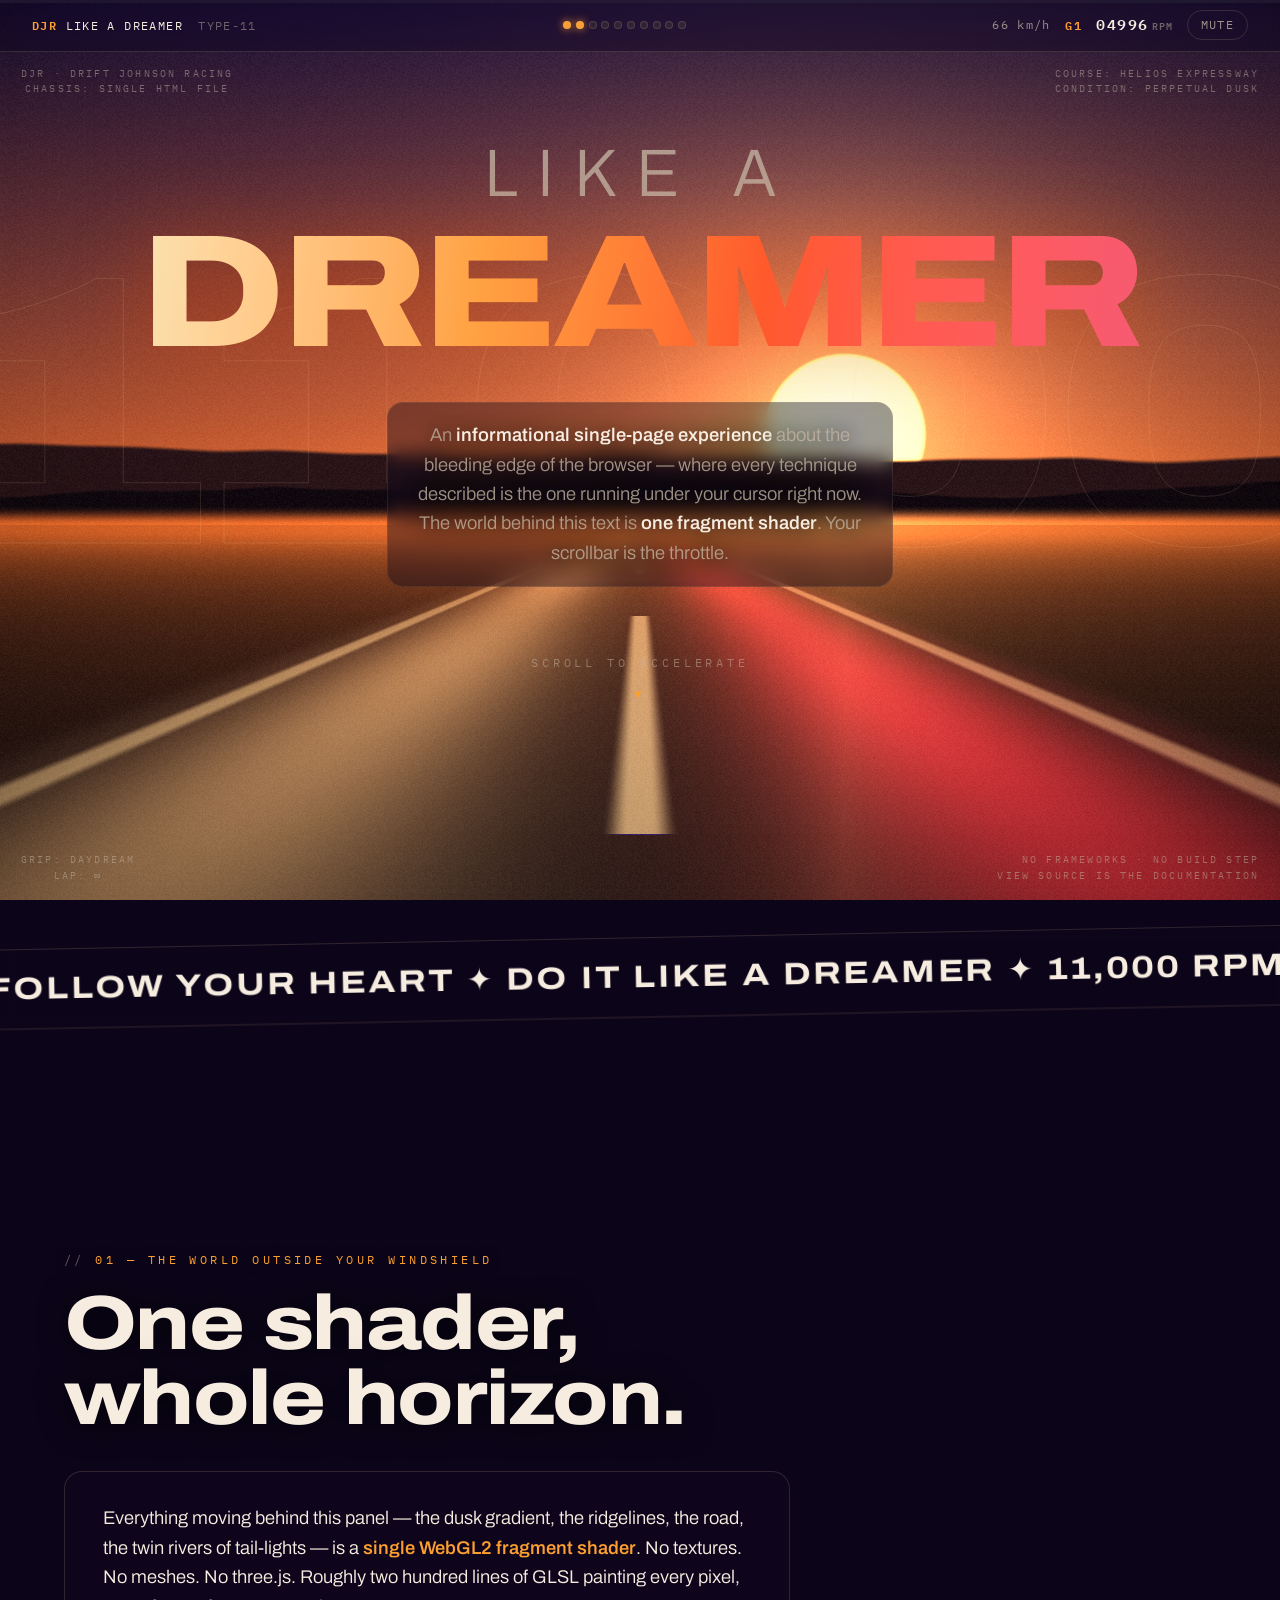
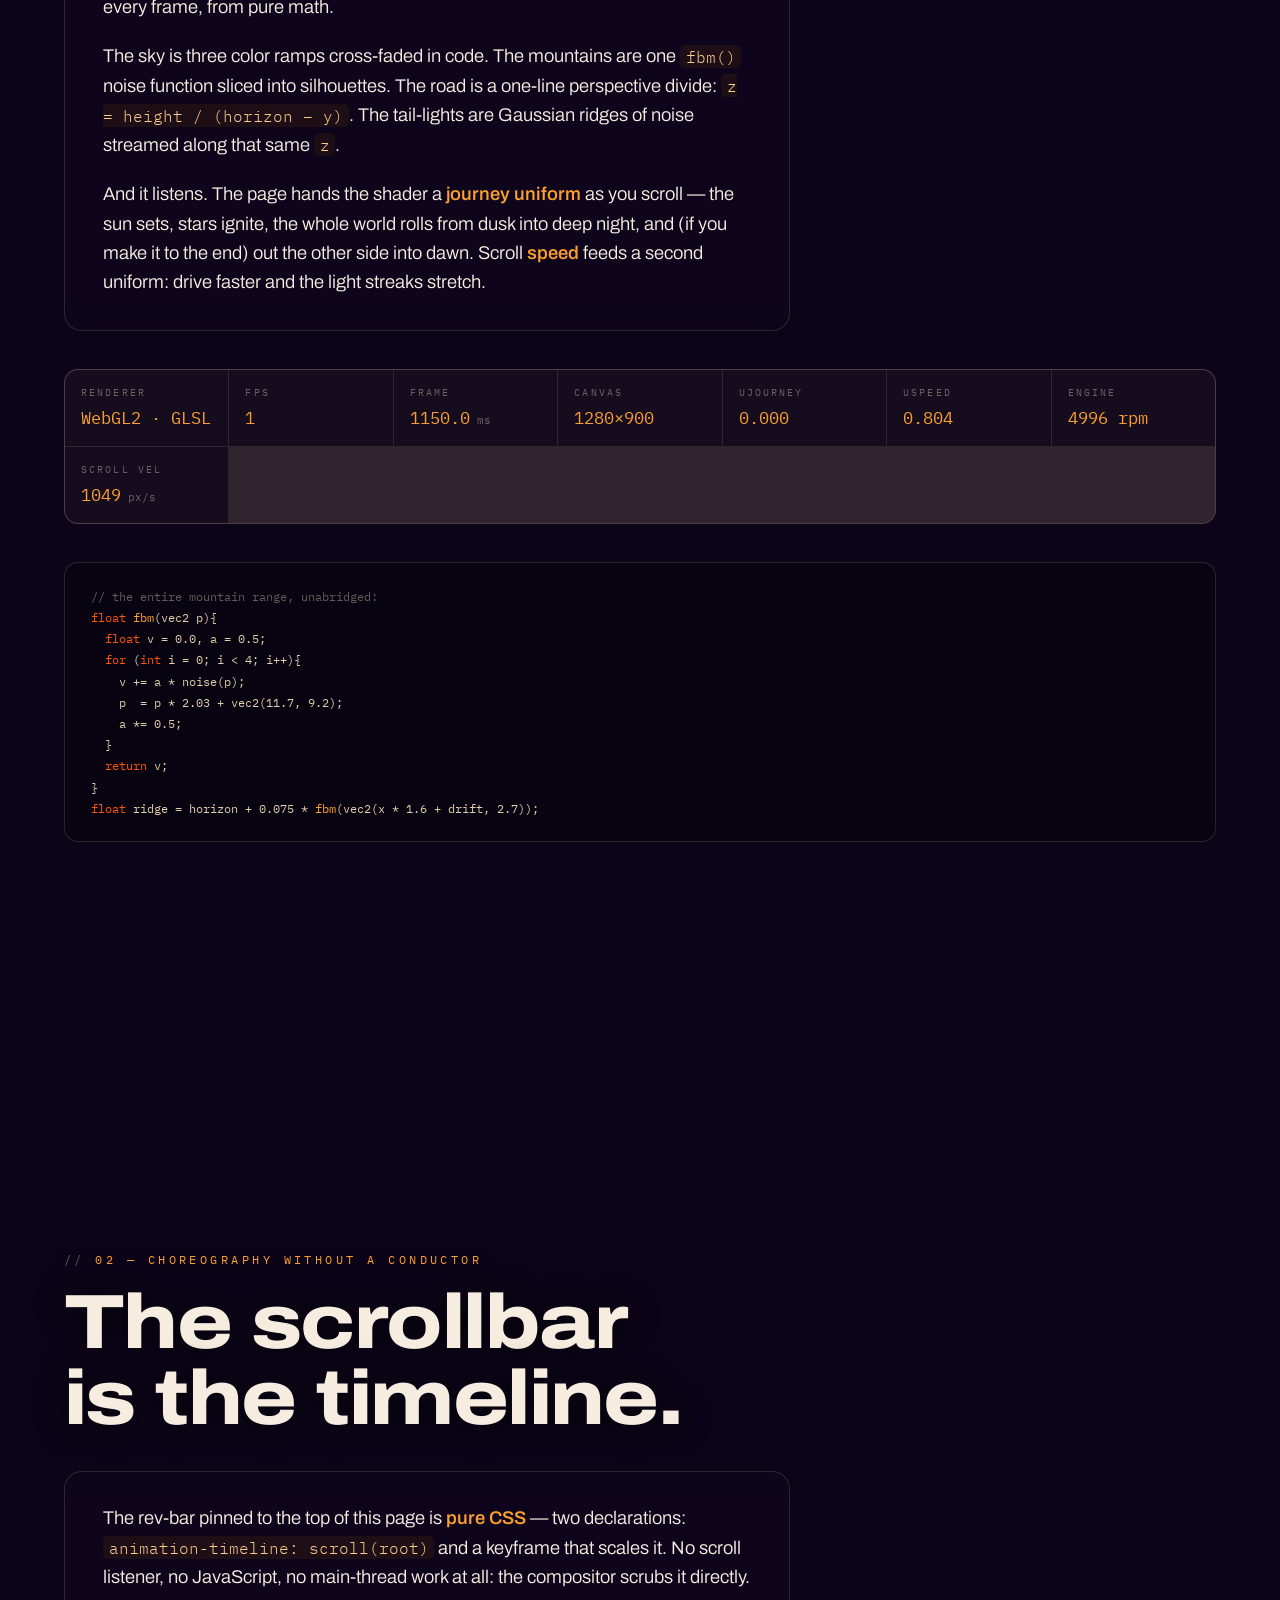
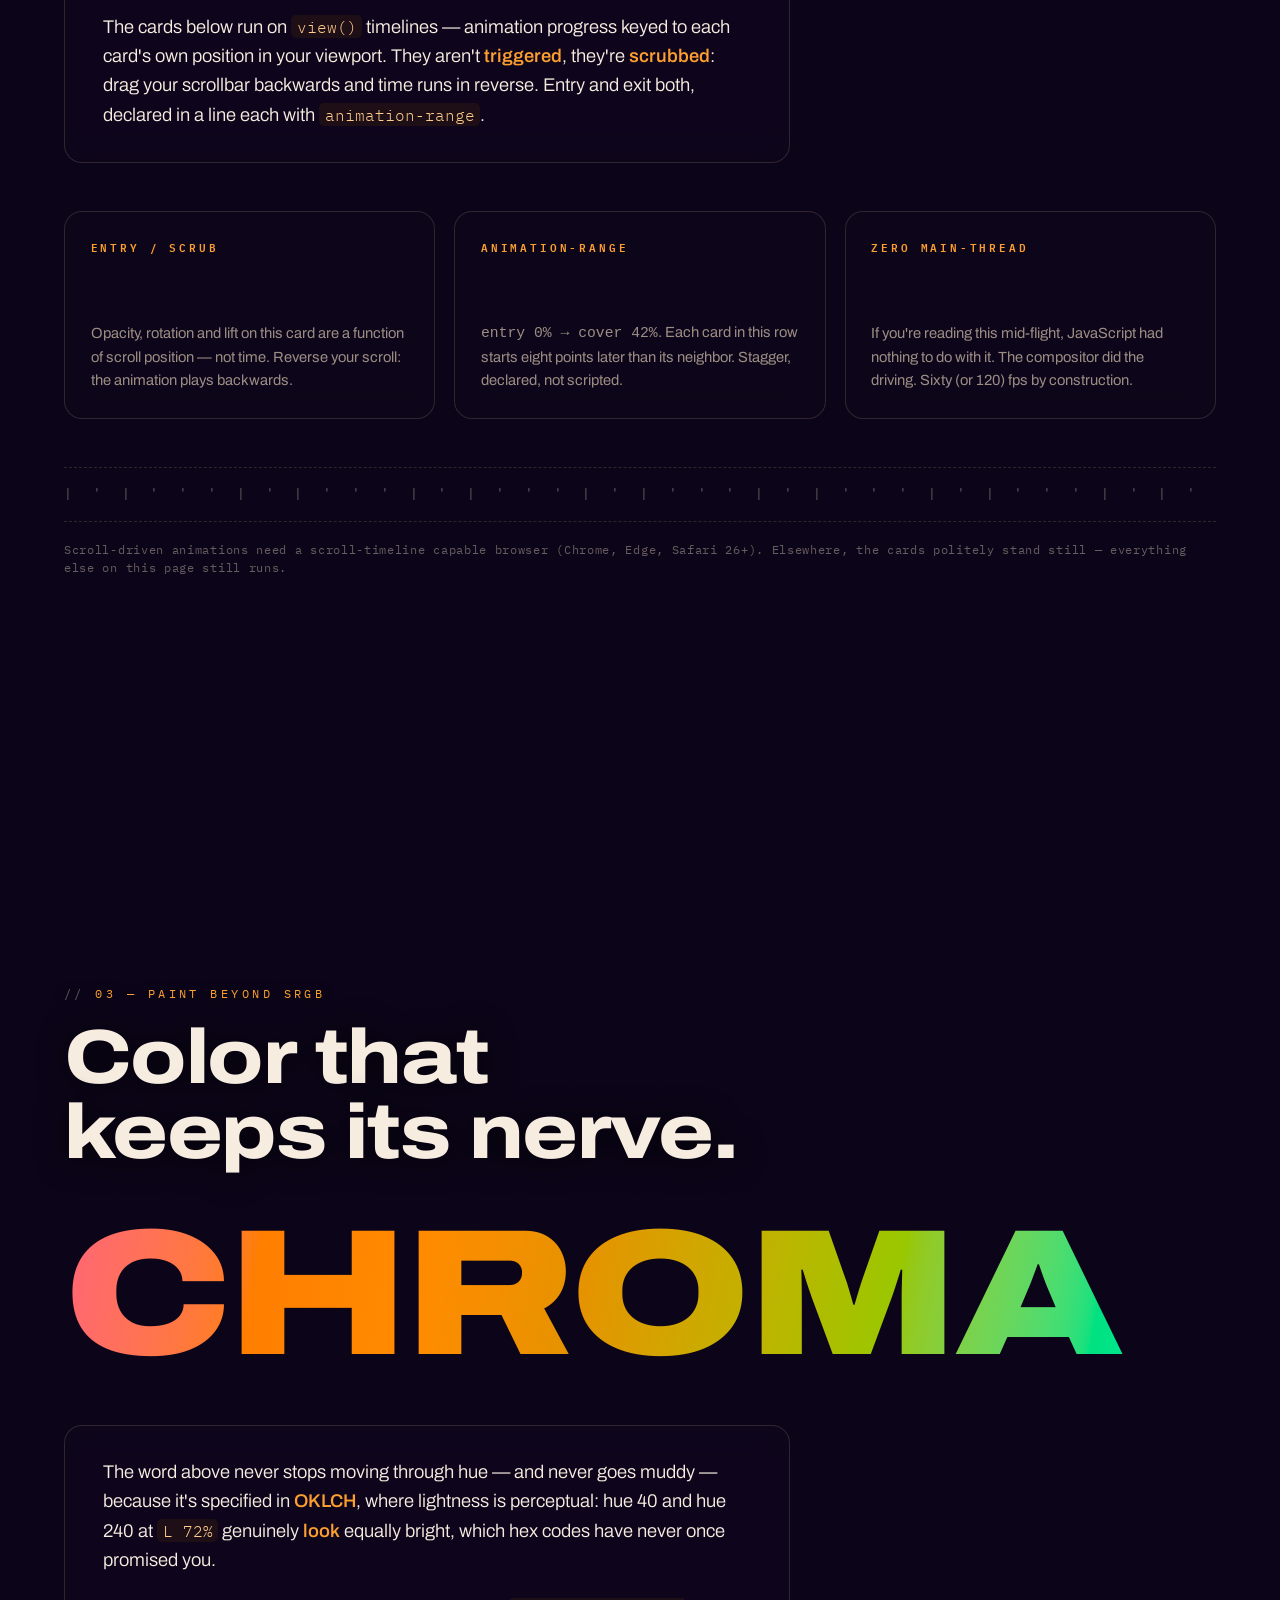
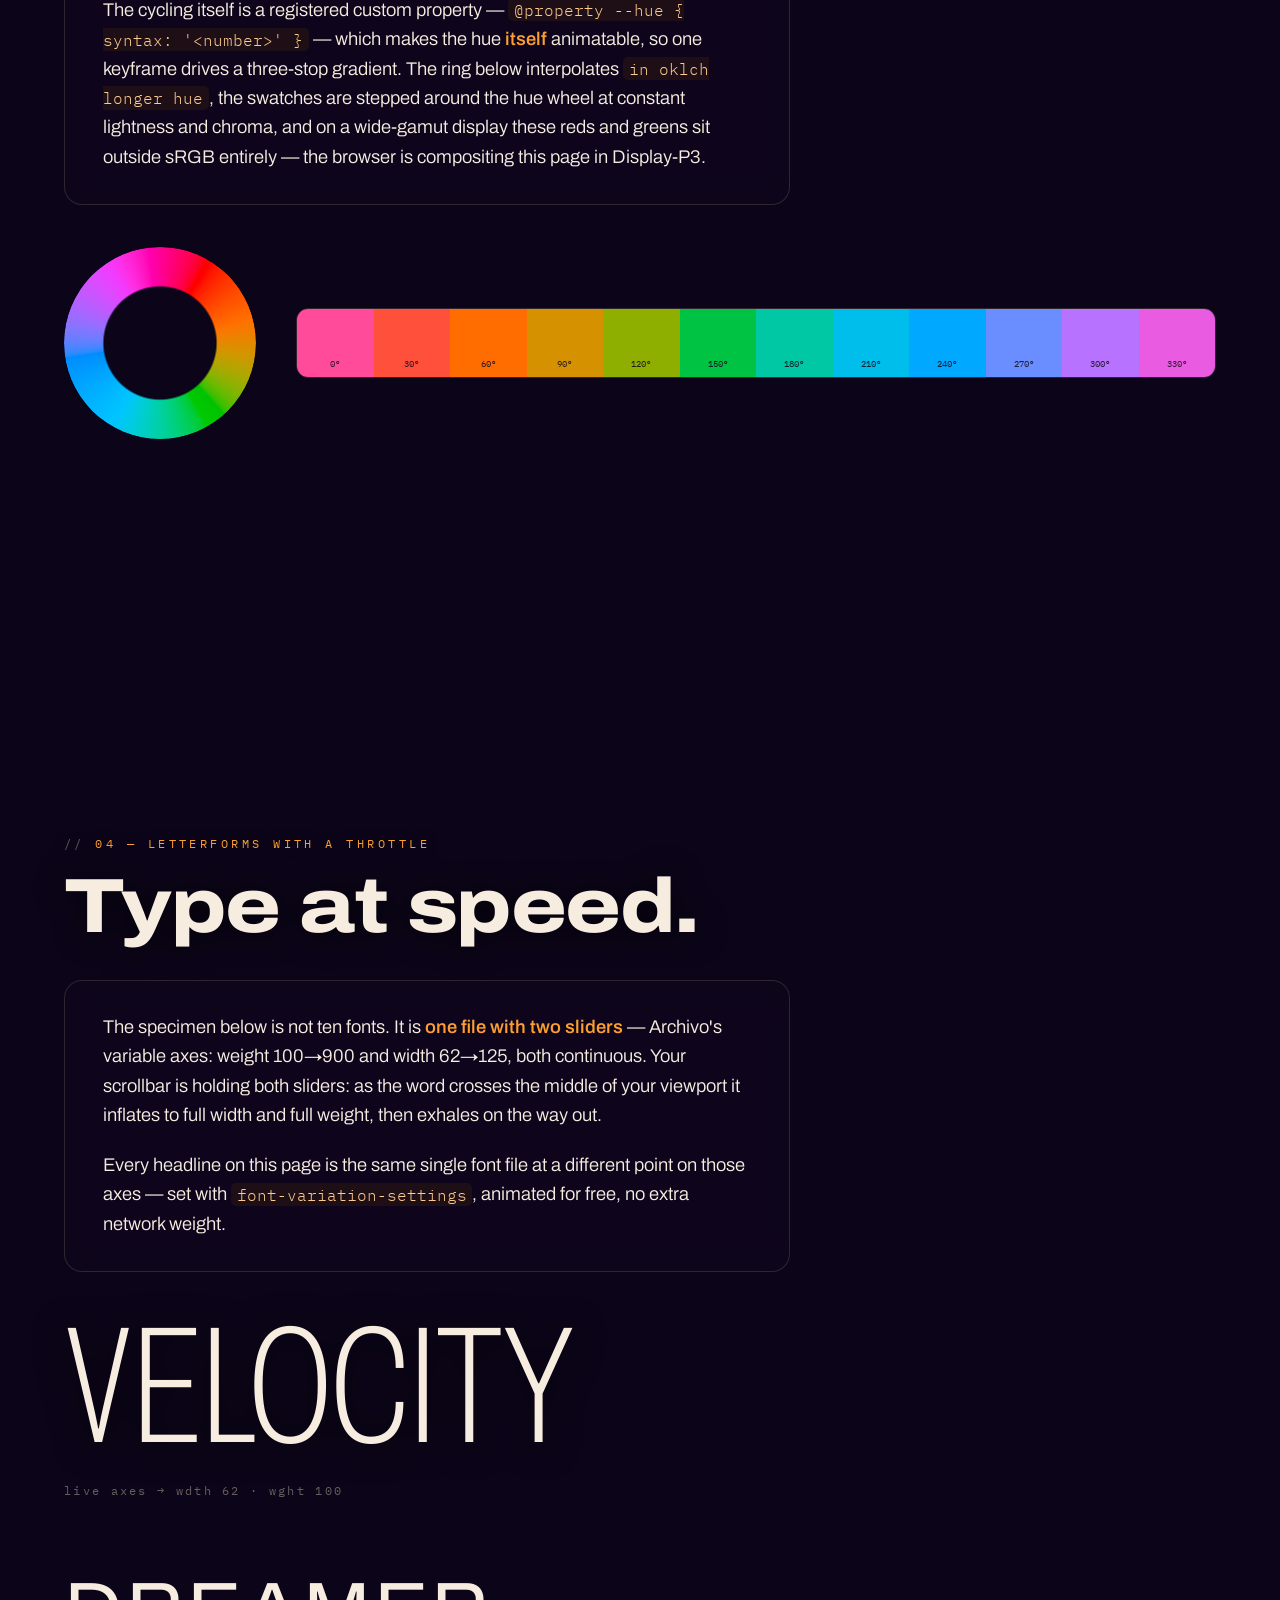
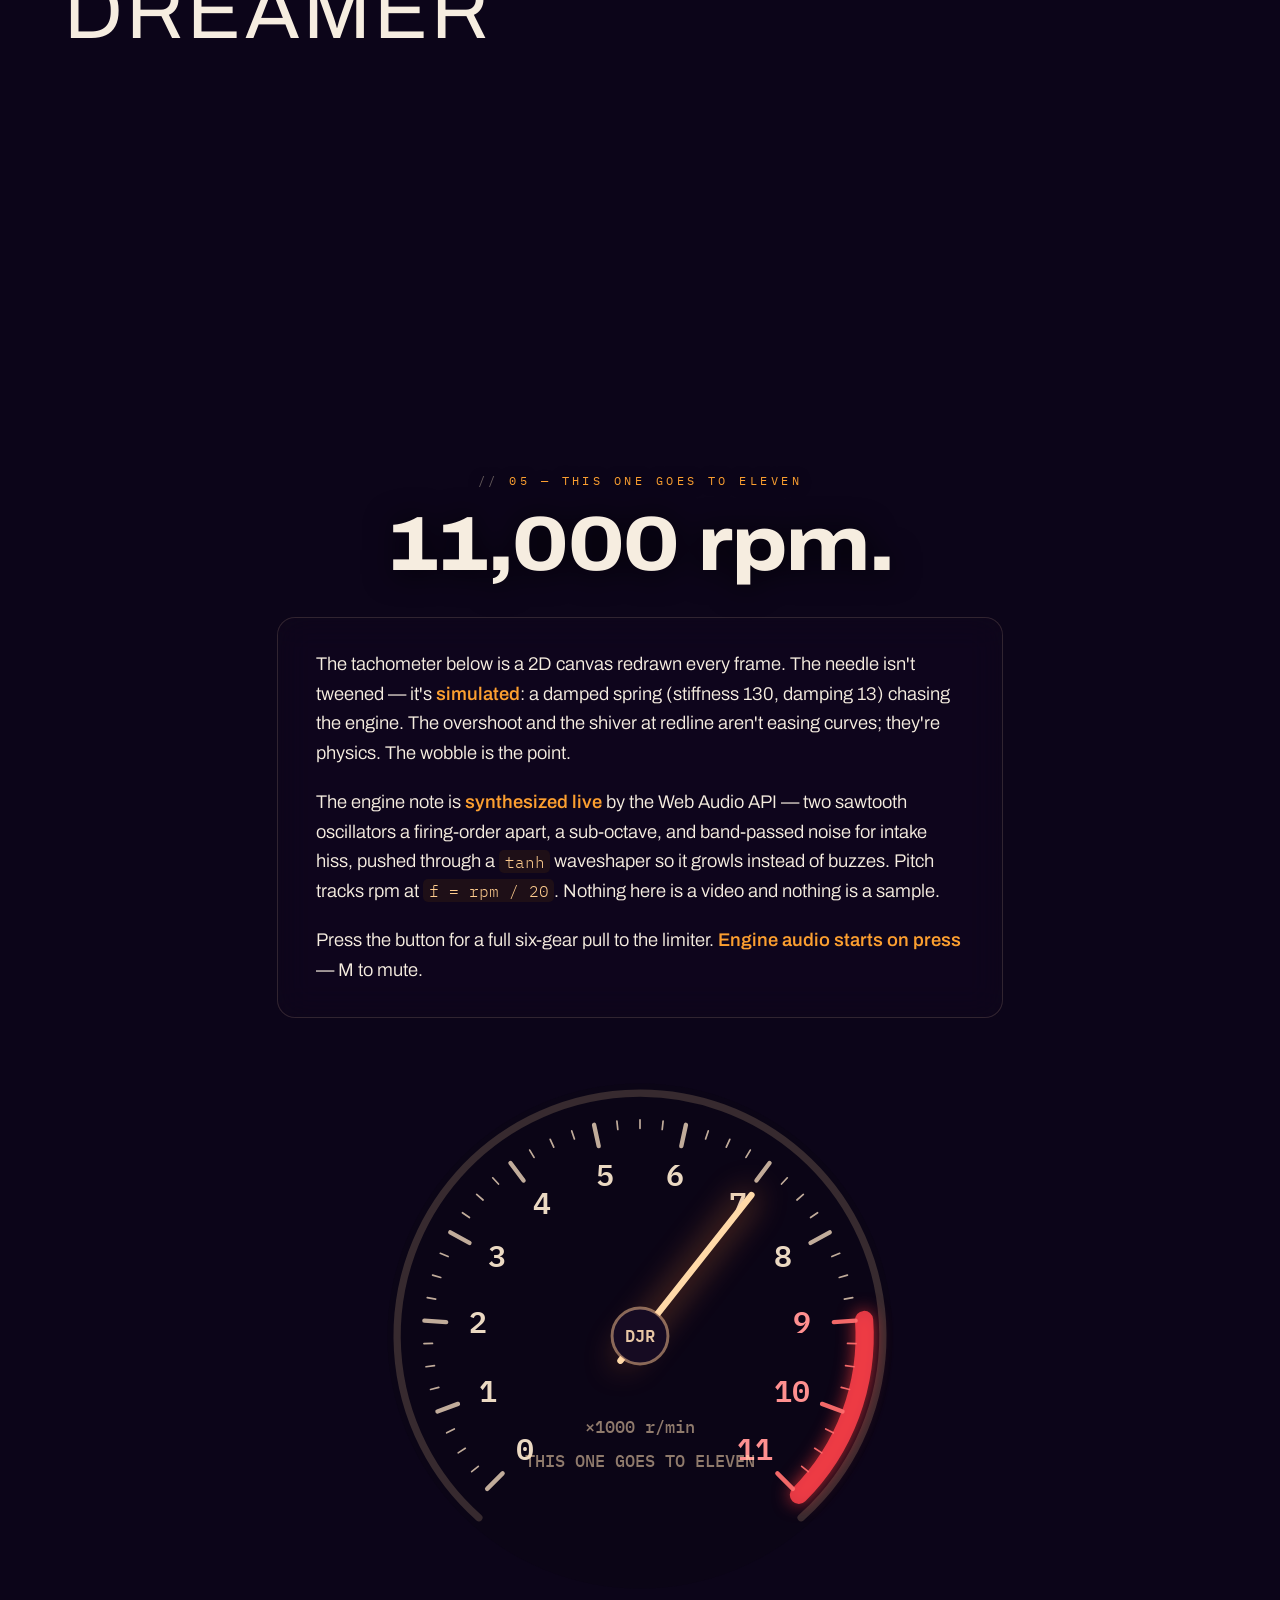
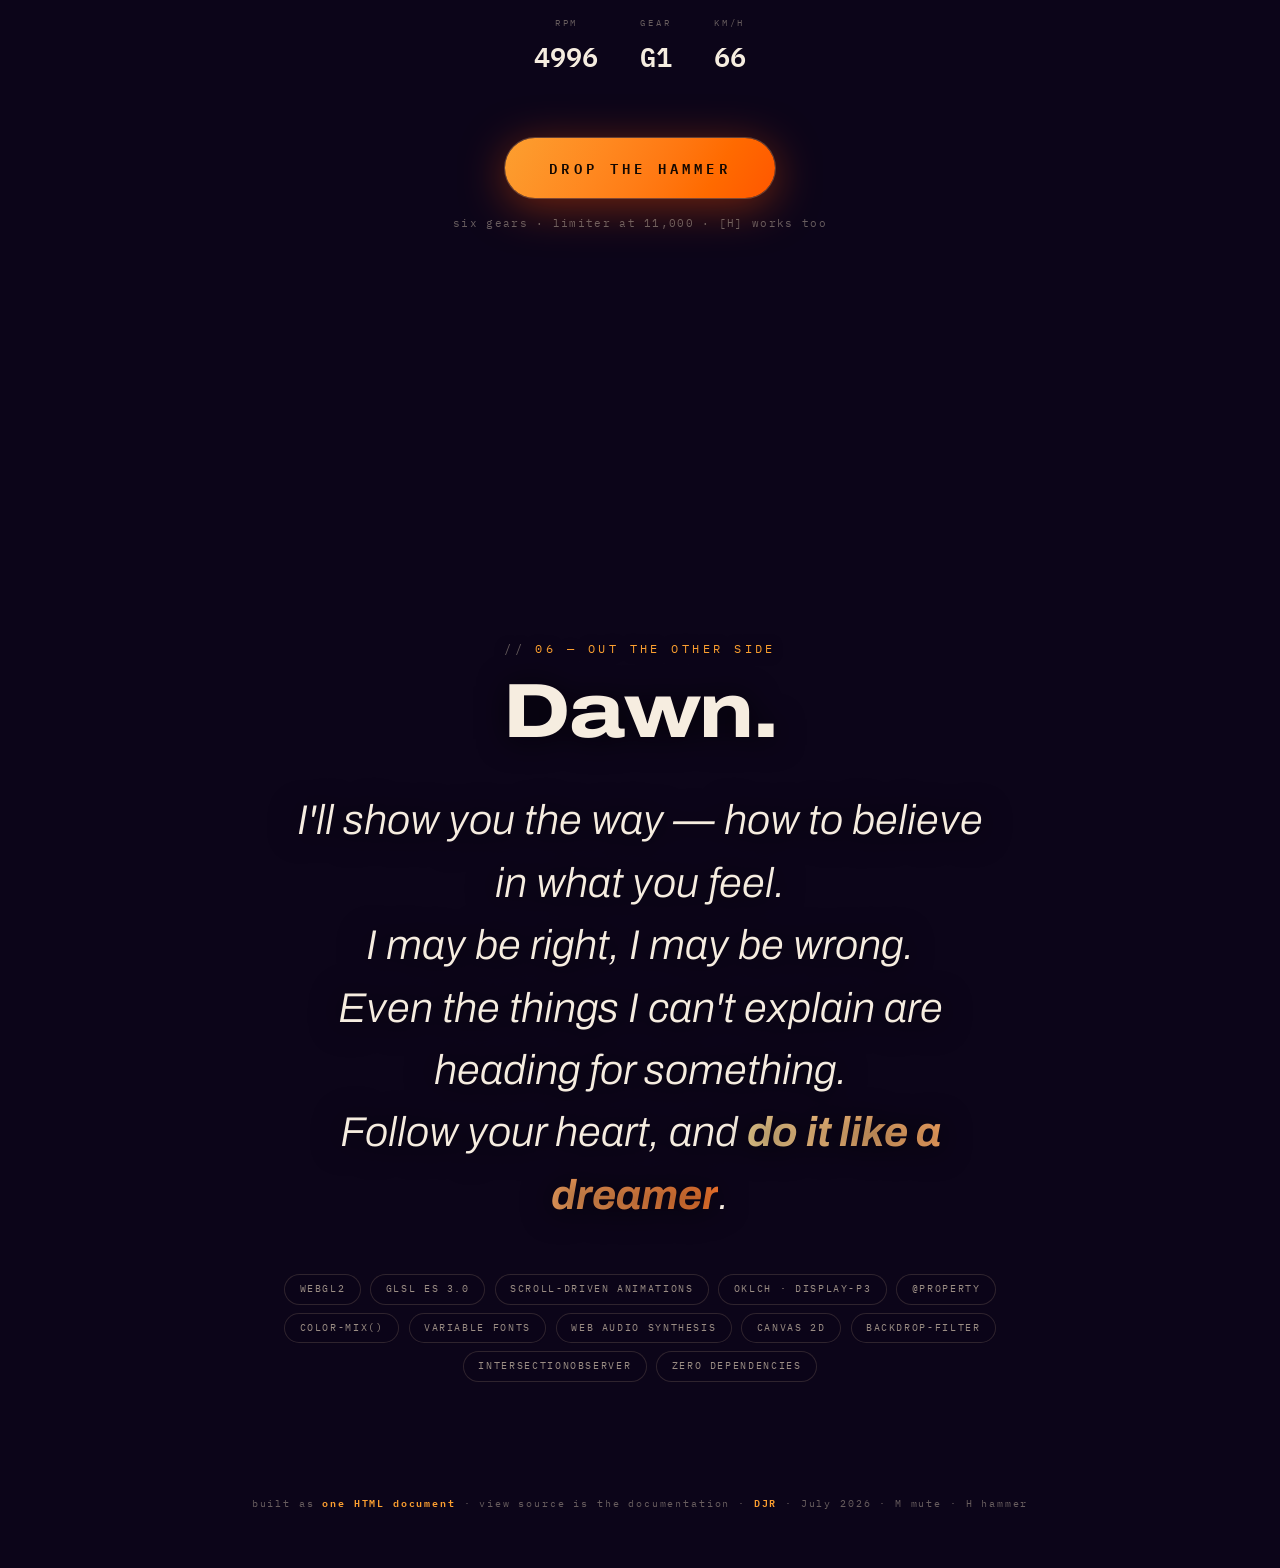
<file: index.html>
<!doctype html>
<html lang="en">
<head>
<meta charset="utf-8">
<meta name="viewport" content="width=device-width, initial-scale=1">
<meta name="theme-color" content="#0b0618">
<meta name="description" content="LIKE A DREAMER — an informational single-page experience about the bleeding edge of the browser: WebGL2, GLSL, scroll-driven CSS, OKLCH, variable fonts, Web Audio. Tuned to 11,000 rpm.">
<title>LIKE A DREAMER — 11,000 RPM</title>
<link rel="icon" href="data:image/svg+xml,%3Csvg xmlns='http://www.w3.org/2000/svg' viewBox='0 0 100 100'%3E%3Ccircle cx='50' cy='50' r='44' fill='%230b0618' stroke='%23ff7a3d' stroke-width='8'/%3E%3Cline x1='50' y1='50' x2='76' y2='28' stroke='%23ffd9a0' stroke-width='8' stroke-linecap='round'/%3E%3C/svg%3E">
<link rel="preconnect" href="https://fonts.googleapis.com">
<link rel="preconnect" href="https://fonts.gstatic.com" crossorigin>
<link href="https://fonts.googleapis.com/css2?family=Archivo:ital,wdth,wght@0,62..125,100..900;1,62..125,100..900&amp;family=IBM+Plex+Mono:wght@400;500;600&amp;display=swap" rel="stylesheet">

<style>
/* ============================================================
   LIKE A DREAMER · TYPE-11 · DJR (Drift Johnson Racing)
   One file. Zero frameworks. View source IS the documentation.
   ============================================================ */

@property --hue   { syntax: '<number>'; inherits: false; initial-value: 20; }
@property --spin  { syntax: '<angle>';  inherits: false; initial-value: 0deg; }

:root{
  color-scheme: dark;
  --bg:     oklch(14% 0.045 300);
  --ink:    oklch(95% 0.02 80);
  --dim:    oklch(78% 0.03 70 / .78);
  --faint:  oklch(78% 0.03 70 / .5);
  --amber:  oklch(78% 0.16 65);
  --ember:  oklch(68% 0.22 40);
  --rose:   oklch(70% 0.19 20);
  --red:    oklch(62% 0.25 27);
  --violet: oklch(58% 0.17 300);
  --line:   oklch(85% 0.06 70 / .16);
  --glass:  oklch(16% 0.04 300 / .52);
  --mono: 'IBM Plex Mono', ui-monospace, SFMono-Regular, Consolas, monospace;
  --disp: 'Archivo', 'Archivo Variable', system-ui, -apple-system, sans-serif;
}

*, *::before, *::after { box-sizing: border-box; }

html { scroll-behavior: smooth; }
html, body { margin: 0; }

body{
  background: var(--bg);
  color: var(--ink);
  font-family: var(--disp);
  font-size: clamp(1rem, .95rem + .3vw, 1.15rem);
  line-height: 1.6;
  overflow-x: hidden;
  -webkit-font-smoothing: antialiased;
}

::selection { background: oklch(68% .22 40 / .85); color: oklch(98% .01 80); }

:focus-visible { outline: 2px solid var(--amber); outline-offset: 3px; border-radius: 4px; }

@supports (scrollbar-color: red blue){
  html { scrollbar-color: oklch(55% .14 55 / .8) oklch(12% .03 300); scrollbar-width: thin; }
}

/* ---------- the world ---------- */
#gl{
  position: fixed; inset: 0;
  width: 100vw; height: 100vh;
  z-index: -1;
  background:
    linear-gradient(oklch(16% .06 300) 0%, oklch(30% .1 320) 38%,
                    oklch(62% .19 45) 55%, oklch(20% .05 300) 56%, oklch(10% .03 300) 100%);
}
html.no-webgl #gl { filter: saturate(1.1); }

/* ---------- HUD ---------- */
.hud{
  position: fixed; top: 0; left: 0; right: 0; z-index: 50;
  display: flex; align-items: center; justify-content: space-between; gap: 1rem;
  padding: .65rem clamp(.9rem, 3vw, 2rem);
  font-family: var(--mono); font-size: .72rem; letter-spacing: .12em;
  background: color-mix(in oklch, var(--bg) 42%, transparent);
  backdrop-filter: blur(14px) saturate(1.35);
  -webkit-backdrop-filter: blur(14px) saturate(1.35);
  border-bottom: 1px solid var(--line);
}
.hud__brand{ white-space: nowrap; color: var(--ink); }
.hud__brand b{ color: var(--amber); font-weight: 600; }
.hud__brand span{ color: var(--faint); margin-left: .6em; }
.hud__leds{ display: flex; gap: .3rem; }
.hud__leds i{
  width: .5rem; height: .5rem; border-radius: 50%;
  background: oklch(40% .02 70 / .35);
  border: 1px solid oklch(80% .05 70 / .2);
  transition: background .08s, box-shadow .08s;
}
.hud__leds i.on   { background: var(--amber); box-shadow: 0 0 8px oklch(78% .16 65 / .9); }
.hud__leds i.hot  { background: var(--red);   box-shadow: 0 0 10px oklch(62% .25 27 / .95); }
.hud__right{ display: flex; align-items: center; gap: .9rem; white-space: nowrap; }
.hud__gear{ color: var(--amber); font-weight: 600; }
.hud__rpm{ font-weight: 600; font-size: .95rem; color: var(--ink); font-variant-numeric: tabular-nums; }
.hud__rpm small{ color: var(--faint); font-size: .65rem; margin-left: .35em; letter-spacing: .08em; }
.hud__kmh{ color: var(--dim); font-variant-numeric: tabular-nums; }
.hud button{
  font: inherit; color: var(--dim); background: none;
  border: 1px solid var(--line); border-radius: 999px;
  padding: .3rem .8rem; cursor: pointer; letter-spacing: .12em;
}
.hud button:hover{ color: var(--ink); border-color: var(--amber); }
@media (max-width: 760px){ .hud__leds, .hud__kmh{ display:none; } }

/* rev bar — scroll progress as a rev counter, pure CSS scroll timeline */
.revbar{
  position: fixed; top: 0; left: 0; right: 0; height: 3px; z-index: 60;
  background: oklch(30% .04 300 / .4);
}
.revbar i{
  display: block; height: 100%;
  transform-origin: 0 50%; transform: scaleX(0);
  background: linear-gradient(90deg, var(--amber) 0 62%, var(--ember) 62% 82%, var(--red) 82% 100%);
  box-shadow: 0 0 12px oklch(70% .2 45 / .8);
}
@supports (animation-timeline: scroll()){
  .revbar i{ animation: rev linear both; animation-timeline: scroll(root); }
  @keyframes rev { from { transform: scaleX(0); } to { transform: scaleX(1); } }
}

/* ---------- layout ---------- */
main{ position: relative; z-index: 1; }
section{ position: relative; padding: 22vh clamp(1.2rem, 5vw, 4rem); }
.inner{ max-width: 72rem; margin-inline: auto; }

.kicker{
  font-family: var(--mono); font-size: .72rem; letter-spacing: .3em;
  color: var(--amber); text-transform: uppercase; margin: 0 0 1rem;
  text-shadow: 0 1px 12px oklch(10% .03 300 / .8);
}
.kicker::before{ content: '// '; color: var(--faint); }
h2{
  font-size: clamp(2.4rem, 6.5vw, 4.8rem); line-height: .98;
  letter-spacing: -.02em; margin: 0 0 2.2rem;
  font-variation-settings: 'wdth' 118, 'wght' 780;
  text-wrap: balance;
  text-shadow: 0 2px 30px oklch(8% .02 300 / .85);
}
.copy{
  max-width: 66ch; font-weight: 340;
  color: var(--ink);
  background: var(--glass);
  border: 1px solid var(--line); border-radius: 18px;
  padding: clamp(1.2rem, 3vw, 2rem) clamp(1.3rem, 3.5vw, 2.4rem);
  backdrop-filter: blur(16px) saturate(1.3);
  -webkit-backdrop-filter: blur(16px) saturate(1.3);
}
.copy p{ margin: 0 0 1.1em; } .copy p:last-child{ margin-bottom: 0; }
.copy em{ color: var(--amber); font-style: normal; font-weight: 560; }
.copy code{
  font-family: var(--mono); font-size: .85em; color: oklch(88% .1 70);
  background: oklch(30% .06 60 / .3); border-radius: 5px; padding: .1em .35em;
}
.note{ font-family: var(--mono); font-size: .72rem; color: var(--faint); letter-spacing: .06em; margin-top: 1.2rem; }

/* reveal-on-scroll (IntersectionObserver drives .in) */
.reveal{
  opacity: 0; translate: 0 44px; filter: blur(10px);
  transition: opacity .9s, translate .9s, filter .9s;
  transition-timing-function: cubic-bezier(.2,.7,.2,1);
  transition-delay: calc(var(--i, 0) * 110ms);
}
.reveal.in{ opacity: 1; translate: 0 0; filter: none; }
/* debug peek mode: snap everything visible, no time-driven effects */
.peeking .reveal{ transition: none !important; }

/* ---------- hero ---------- */
#hero{
  min-height: 100svh; display: grid; place-content: center; text-align: center;
  padding-top: 16vh;
}
.hero__ghost{
  position: absolute; inset: 0; display: grid; place-content: center;
  font-size: clamp(8rem, 30vw, 26rem); font-variation-settings: 'wdth' 125, 'wght' 850;
  color: transparent; -webkit-text-stroke: 1px oklch(90% .08 70 / .13);
  letter-spacing: -.03em; user-select: none; pointer-events: none;
  transform: translateY(-4vh);
}
.hero__title{
  margin: 0; line-height: .88; letter-spacing: -.03em;
  font-size: clamp(3.2rem, 12.5vw, 10.5rem);
  font-variation-settings: 'wdth' 122, 'wght' 820;
  text-transform: uppercase;
}
.hero__title .l1{ display: block; font-variation-settings: 'wdth' 95, 'wght' 300; font-size: .42em; letter-spacing: .3em; color: var(--dim); margin-bottom: .3em; }
.hero__title .l2{
  display: block;
  background: linear-gradient(97deg, oklch(92% .07 85), oklch(80% .16 60) 34%, oklch(70% .22 35) 62%, oklch(68% .19 15));
  -webkit-background-clip: text; background-clip: text; color: transparent;
  filter: drop-shadow(0 6px 40px oklch(60% .2 40 / .45));
}
.hero__sub{
  max-width: 46ch; margin: 2.4rem auto 0; color: var(--dim); font-weight: 340;
  text-shadow: 0 1px 18px oklch(8% .02 300 / .9);
  background: color-mix(in oklch, var(--bg) 40%, transparent);
  border: 1px solid oklch(85% .06 70 / .1); border-radius: 16px;
  padding: 1.1rem 1.4rem;
  backdrop-filter: blur(10px); -webkit-backdrop-filter: blur(10px);
}
.hero__sub b{ color: var(--ink); font-weight: 560; }
.hero__cue{
  margin-top: 4.2rem; font-family: var(--mono); font-size: .72rem; letter-spacing: .34em;
  color: var(--faint); text-transform: uppercase;
}
.hero__cue i{ display: block; margin-top: .8rem; animation: cue 1.6s ease-in-out infinite; font-style: normal; color: var(--amber); }
@keyframes cue { 0%,100%{ transform: translateY(0); opacity:.5 } 50%{ transform: translateY(9px); opacity:1 } }
.corner{
  position: absolute; font-family: var(--mono); font-size: .62rem; letter-spacing: .22em;
  color: var(--faint); text-transform: uppercase; padding: 1.1rem 1.3rem;
}
.corner.tl{ top: 3rem; left: 0; } .corner.tr{ top: 3rem; right: 0; text-align: right; }
.corner.bl{ bottom: 0; left: 0; } .corner.br{ bottom: 0; right: 0; text-align: right; }
@media (max-width: 760px){ .corner{ display: none; } }

/* ---------- marquee ---------- */
.marquee{
  overflow: hidden; white-space: nowrap; transform: rotate(-1.1deg) scale(1.02);
  border-block: 1px solid var(--line);
  background: color-mix(in oklch, var(--bg) 35%, transparent);
  backdrop-filter: blur(6px); -webkit-backdrop-filter: blur(6px);
  padding: .9rem 0; margin-block: 4vh;
}
.marquee__track{ display: inline-flex; width: max-content; animation: marq 26s linear infinite; }
.marquee__track > span{
  font-variation-settings: 'wdth' 120, 'wght' 720; text-transform: uppercase;
  font-size: clamp(1.1rem, 2.6vw, 1.9rem); letter-spacing: .08em; color: var(--ink);
  padding-right: .5em;
}
.marquee__track .alt{ color: transparent; -webkit-text-stroke: 1px oklch(90% .1 70 / .55); }
@keyframes marq { to { transform: translateX(-50%); } }

/* ---------- telemetry ---------- */
.telemetry{
  display: grid; grid-template-columns: repeat(auto-fit, minmax(9.5rem, 1fr));
  gap: 1px; margin-top: 2.4rem; border: 1px solid var(--line); border-radius: 14px;
  overflow: hidden; background: var(--line);
  font-family: var(--mono);
}
.telemetry div{ background: color-mix(in oklch, var(--bg) 72%, transparent); padding: .9rem 1rem; backdrop-filter: blur(10px); -webkit-backdrop-filter: blur(10px); }
.telemetry dt{ font-size: .6rem; letter-spacing: .22em; color: var(--faint); text-transform: uppercase; margin: 0 0 .3rem; }
.telemetry dd{ margin: 0; font-size: 1.05rem; color: var(--amber); font-variant-numeric: tabular-nums; }
.telemetry dd small{ color: var(--faint); font-size: .65em; }

pre.code{
  margin-top: 2.4rem; padding: 1.4rem 1.6rem; border-radius: 14px;
  border: 1px solid var(--line);
  background: oklch(11% .03 300 / .72);
  backdrop-filter: blur(12px); -webkit-backdrop-filter: blur(12px);
  font-family: var(--mono); font-size: .78rem; line-height: 1.7;
  color: oklch(86% .05 80); overflow-x: auto;
}
pre.code .c{ color: var(--faint); } pre.code .k{ color: var(--ember); } pre.code .n{ color: var(--amber); }

/* ---------- scroll-timeline demo cards ---------- */
.tl-grid{ display: grid; gap: 1.2rem; grid-template-columns: repeat(auto-fit, minmax(15rem, 1fr)); margin-top: 3rem; }
.tl-card{
  border: 1px solid var(--line); border-radius: 18px; padding: 1.6rem;
  background: var(--glass); backdrop-filter: blur(14px); -webkit-backdrop-filter: blur(14px);
  min-height: 13rem; display: flex; flex-direction: column; justify-content: space-between;
}
.tl-card b{ font-family: var(--mono); font-size: .68rem; letter-spacing: .26em; color: var(--amber); font-weight: 600; }
.tl-card p{ margin: 1rem 0 0; font-size: .92rem; color: var(--dim); }
.tl-strip{
  margin-top: 3rem; overflow: hidden; border-block: 1px dashed var(--line); padding: 1rem 0;
  font-family: var(--mono); color: var(--faint); font-size: .8rem; letter-spacing: .5em; white-space: nowrap;
}
@supports (animation-timeline: view()){
  .tl-card{
    animation: cardIn linear both;
    animation-timeline: view();
    animation-range: entry 0% cover 42%;
  }
  .peeking .tl-card, .peeking .tl-strip i{ animation: none; }
  .tl-card:nth-child(2){ animation-range: entry 8% cover 50%; }
  .tl-card:nth-child(3){ animation-range: entry 16% cover 58%; }
  @keyframes cardIn{
    from{ opacity: 0; transform: translateY(110px) rotate(3deg) scale(.92); }
    to  { opacity: 1; transform: none; }
  }
  .tl-strip i{
    display: inline-block; font-style: normal;
    animation: markers linear both; animation-timeline: view(); animation-range: cover 0% cover 100%;
  }
  @keyframes markers{ from{ transform: translateX(6%); } to{ transform: translateX(-46%); } }
}

/* ---------- chroma ---------- */
.chroma-word{
  font-size: clamp(4rem, 14vw, 12rem); line-height: 1; margin: 1rem 0 2.5rem;
  font-variation-settings: 'wdth' 125, 'wght' 880; letter-spacing: -.02em;
  background: linear-gradient(100deg,
    oklch(80% .25 var(--hue)),
    oklch(72% .27 calc(var(--hue) + 70)) 45%,
    oklch(82% .23 calc(var(--hue) + 150)));
  -webkit-background-clip: text; background-clip: text; color: transparent;
  animation: huecycle 7s linear infinite;
  filter: drop-shadow(0 4px 34px oklch(60% .2 var(--hue) / .35));
}
@keyframes huecycle{ to{ --hue: 380; } }
.chroma-row{ display: flex; align-items: center; gap: 2.5rem; flex-wrap: wrap; margin-top: 2.6rem; }
.hue-ring{
  width: clamp(8rem, 16vw, 12rem); aspect-ratio: 1; border-radius: 50%; flex: none;
  background: conic-gradient(from var(--spin) in oklch longer hue, oklch(70% .29 0), oklch(70% .29 359));
  -webkit-mask: radial-gradient(closest-side, transparent 58%, #000 60%);
  mask: radial-gradient(closest-side, transparent 58%, #000 60%);
  animation: ringspin 16s linear infinite;
}
@keyframes ringspin{ to{ --spin: 360deg; } }
.swatches{ display: flex; flex: 1; min-width: 15rem; height: 4.4rem; border-radius: 12px; overflow: hidden; border: 1px solid var(--line); }
.swatches i{ flex: 1; display: grid; place-items: end center; font-family: var(--mono); font-size: .55rem; color: oklch(15% .03 300 / .85); padding-bottom: .35rem; font-style: normal; }

/* ---------- type ---------- */
.specimen{
  font-size: clamp(3.4rem, 13vw, 11.5rem); line-height: 1; margin: 2rem 0 .6rem;
  text-transform: uppercase; letter-spacing: -.01em; white-space: nowrap;
  font-variation-settings: 'wdth' 62, 'wght' 100;
  text-shadow: 0 3px 34px oklch(8% .02 300 / .9);
}
.axes{ font-family: var(--mono); font-size: .72rem; letter-spacing: .2em; color: var(--amber); }
.axes span{ color: var(--faint); }
.breath{ display: flex; gap: .04em; font-size: clamp(2rem, 7vw, 5rem); margin-top: 3rem; text-transform: uppercase; }
.breath span{ animation: breathe 2.6s ease-in-out infinite; animation-delay: calc(var(--i) * -.22s); }
@keyframes breathe{
  0%, 100%{ font-variation-settings: 'wdth' 68, 'wght' 180; }
  50%     { font-variation-settings: 'wdth' 125, 'wght' 860; }
}

/* ---------- redline ---------- */
#redline{ text-align: center; }
#redline .kicker, #redline h2{ text-align: center; }
#redline .copy{ margin-inline: auto; text-align: left; }
.gauge-wrap{ position: relative; width: min(74vmin, 33rem); margin: 3.4rem auto 1rem; }
#tach{ width: 100%; aspect-ratio: 1; display: block; }
.digitals{
  display: flex; justify-content: center; gap: 2.6rem; font-family: var(--mono);
  margin-top: .6rem; font-variant-numeric: tabular-nums;
}
.digitals div{ text-align: center; }
.digitals dt{ font-size: .58rem; letter-spacing: .3em; color: var(--faint); text-transform: uppercase; }
.digitals dd{ margin: .2rem 0 0; font-size: 1.7rem; color: var(--ink); font-weight: 600; }
.digitals dd.hot{ color: var(--red); text-shadow: 0 0 18px oklch(62% .25 27 / .8); }
.hammer{
  margin-top: 2.6rem;
  font: 600 .85rem var(--mono); letter-spacing: .3em; text-transform: uppercase;
  color: oklch(15% .03 60); background: linear-gradient(120deg, var(--amber), var(--ember));
  border: none; border-radius: 999px; padding: 1.15rem 2.8rem; cursor: pointer;
  box-shadow: 0 0 0 1px oklch(90% .1 70 / .25), 0 8px 44px oklch(65% .22 40 / .45);
  transition: transform .15s, box-shadow .3s, filter .3s;
}
.hammer:hover{ transform: translateY(-2px) scale(1.02); box-shadow: 0 0 0 1px oklch(90% .1 70 / .4), 0 12px 60px oklch(65% .22 40 / .7); }
.hammer:active{ transform: translateY(1px) scale(.99); }
.hammer:disabled{ filter: grayscale(.4) brightness(.8); cursor: default; transform: none; }
.hammer-note{ font-family: var(--mono); font-size: .68rem; color: var(--faint); letter-spacing: .12em; margin-top: 1.1rem; }

/* ---------- outro ---------- */
#outro{ min-height: 90svh; display: grid; place-content: center; text-align: center; padding-bottom: 8vh; }
.lyric{
  font-size: clamp(1.5rem, 3.6vw, 2.6rem); line-height: 1.5; font-weight: 300; font-style: italic;
  max-width: 30ch; margin: 2.5rem auto; color: var(--ink);
  text-shadow: 0 2px 30px oklch(8% .02 300 / .9);
}
.lyric b{
  font-style: italic; font-weight: 700;
  background: linear-gradient(95deg, oklch(90% .09 85), oklch(74% .19 45));
  -webkit-background-clip: text; background-clip: text; color: transparent;
}
.credits{
  display: flex; flex-wrap: wrap; justify-content: center; gap: .5rem .6rem;
  max-width: 46rem; margin: 3rem auto 0; padding: 0; list-style: none;
}
.credits li{
  font-family: var(--mono); font-size: .64rem; letter-spacing: .16em; text-transform: uppercase;
  color: var(--dim); border: 1px solid var(--line); border-radius: 999px; padding: .38rem .9rem;
  background: color-mix(in oklch, var(--bg) 45%, transparent);
  backdrop-filter: blur(8px); -webkit-backdrop-filter: blur(8px);
}
footer{
  position: relative; z-index: 1; text-align: center; padding: 2.5rem 1rem 3.5rem;
  font-family: var(--mono); font-size: .64rem; letter-spacing: .18em; color: var(--faint);
}
footer b{ color: var(--amber); font-weight: 600; }

/* ---------- reduced motion ---------- */
@media (prefers-reduced-motion: reduce){
  html{ scroll-behavior: auto; }
  .marquee__track, .breath span, .hero__cue i{ animation: none; }
  .chroma-word{ animation-duration: 60s; }
  .hue-ring{ animation-duration: 90s; }
  .reveal{ transition-duration: .3s; translate: 0 0; filter: none; }
}
</style>
</head>
<body>

<canvas id="gl" aria-hidden="true"></canvas>

<div class="revbar" aria-hidden="true"><i id="revfill"></i></div>

<header class="hud">
  <div class="hud__brand"><b>DJR</b> LIKE A DREAMER <span>TYPE-11</span></div>
  <div class="hud__leds" id="leds" aria-hidden="true"></div>
  <div class="hud__right">
    <span class="hud__kmh"><span id="kmh">0</span> km/h</span>
    <span class="hud__gear" id="gear">N</span>
    <span class="hud__rpm"><span id="rpmDigits">00880</span><small>RPM</small></span>
    <button id="muteBtn" type="button" aria-pressed="false" title="Toggle engine audio [M]">MUTE</button>
  </div>
</header>

<main>

<!-- ================= HERO ================= -->
<section id="hero">
  <div class="hero__ghost" aria-hidden="true">11000</div>
  <div class="corner tl">DJR · Drift Johnson Racing<br>chassis: single HTML file</div>
  <div class="corner tr">course: Helios Expressway<br>condition: perpetual dusk</div>
  <div class="corner bl">grip: daydream<br>lap: ∞</div>
  <div class="corner br">no frameworks · no build step<br>view source is the documentation</div>

  <h1 class="hero__title">
    <span class="l1">Like a</span>
    <span class="l2">Dreamer</span>
  </h1>
  <p class="hero__sub">
    An <b>informational single-page experience</b> about the bleeding edge of the
    browser — where every technique described is the one running under your cursor
    right now. The world behind this text is <b>one fragment shader</b>. Your
    scrollbar is the throttle.
  </p>
  <div class="hero__cue">Scroll to accelerate<i>▼</i></div>
</section>

<div class="marquee" aria-hidden="true">
  <div class="marquee__track">
    <span>Follow your heart ✦ do it like a dreamer ✦ 11,000 rpm ✦ one file ✦ zero frameworks ✦ </span><span class="alt">Follow your heart ✦ do it like a dreamer ✦ 11,000 rpm ✦ one file ✦ zero frameworks ✦ </span>
  </div>
</div>

<!-- ================= 01 · WEBGL ================= -->
<section id="engine">
  <div class="inner">
    <p class="kicker reveal">01 — The world outside your windshield</p>
    <h2 class="reveal" style="--i:1">One shader,<br>whole horizon.</h2>
    <div class="copy reveal" style="--i:2">
      <p>Everything moving behind this panel — the dusk gradient, the ridgelines, the
      road, the twin rivers of tail-lights — is a <em>single WebGL2 fragment shader</em>.
      No textures. No meshes. No three.js. Roughly two hundred lines of GLSL painting
      every pixel, every frame, from pure math.</p>
      <p>The sky is three color ramps cross-faded in code. The mountains are one
      <code>fbm()</code> noise function sliced into silhouettes. The road is a one-line
      perspective divide: <code>z = height / (horizon − y)</code>. The tail-lights are
      Gaussian ridges of noise streamed along that same <code>z</code>.</p>
      <p>And it listens. The page hands the shader a <em>journey uniform</em> as you
      scroll — the sun sets, stars ignite, the whole world rolls from dusk into deep
      night, and (if you make it to the end) out the other side into dawn. Scroll
      <em>speed</em> feeds a second uniform: drive faster and the light streaks stretch.</p>
    </div>

    <dl class="telemetry reveal" style="--i:3" aria-label="live render telemetry">
      <div><dt>renderer</dt><dd id="t-webgl">—</dd></div>
      <div><dt>fps</dt><dd id="t-fps">0</dd></div>
      <div><dt>frame</dt><dd id="t-ms">0<small> ms</small></dd></div>
      <div><dt>canvas</dt><dd id="t-res">—</dd></div>
      <div><dt>uJourney</dt><dd id="t-journey">0.000</dd></div>
      <div><dt>uSpeed</dt><dd id="t-speed">0.000</dd></div>
      <div><dt>engine</dt><dd id="t-rpm">880</dd></div>
      <div><dt>scroll vel</dt><dd id="t-vel">0<small> px/s</small></dd></div>
    </dl>

    <pre class="code reveal" style="--i:4"><span class="c">// the entire mountain range, unabridged:</span>
<span class="k">float</span> <span class="n">fbm</span>(vec2 p){
  <span class="k">float</span> v = 0.0, a = 0.5;
  <span class="k">for</span> (<span class="k">int</span> i = 0; i &lt; 4; i++){
    v += a * noise(p);
    p  = p * 2.03 + vec2(11.7, 9.2);
    a *= 0.5;
  }
  <span class="k">return</span> v;
}
<span class="k">float</span> ridge = horizon + 0.075 * <span class="n">fbm</span>(vec2(x * 1.6 + drift, 2.7));</pre>
  </div>
</section>

<!-- ================= 02 · SCROLL TIMELINES ================= -->
<section id="timelines">
  <div class="inner">
    <p class="kicker reveal">02 — Choreography without a conductor</p>
    <h2 class="reveal" style="--i:1">The scrollbar<br>is the timeline.</h2>
    <div class="copy reveal" style="--i:2">
      <p>The rev-bar pinned to the top of this page is <em>pure CSS</em> — two
      declarations: <code>animation-timeline: scroll(root)</code> and a keyframe that
      scales it. No scroll listener, no JavaScript, no main-thread work at all: the
      compositor scrubs it directly.</p>
      <p>The cards below run on <code>view()</code> timelines — animation progress
      keyed to each card's own position in your viewport. They aren't <em>triggered</em>,
      they're <em>scrubbed</em>: drag your scrollbar backwards and time runs in
      reverse. Entry and exit both, declared in a line each with
      <code>animation-range</code>.</p>
    </div>

    <div class="tl-grid">
      <div class="tl-card"><b>ENTRY / SCRUB</b><p>Opacity, rotation and lift on this card are a function of scroll position — not time. Reverse your scroll: the animation plays backwards.</p></div>
      <div class="tl-card"><b>ANIMATION-RANGE</b><p><code>entry 0% → cover 42%</code>. Each card in this row starts eight points later than its neighbor. Stagger, declared, not scripted.</p></div>
      <div class="tl-card"><b>ZERO MAIN-THREAD</b><p>If you're reading this mid-flight, JavaScript had nothing to do with it. The compositor did the driving. Sixty (or 120) fps by construction.</p></div>
    </div>

    <div class="tl-strip" aria-hidden="true"><i>| ' | ' ' ' | ' | ' ' ' | ' | ' ' ' | ' | ' ' ' | ' | ' ' ' | ' | ' ' ' | ' | ' ' ' | ' | ' ' ' | ' | ' ' ' | ' | ' ' ' | ' | ' ' ' | ' |</i></div>
    <p class="note">Scroll-driven animations need a scroll-timeline capable browser (Chrome, Edge, Safari 26+). Elsewhere, the cards politely stand still — everything else on this page still runs.</p>
  </div>
</section>

<!-- ================= 03 · OKLCH ================= -->
<section id="chroma">
  <div class="inner">
    <p class="kicker reveal">03 — Paint beyond sRGB</p>
    <h2 class="reveal" style="--i:1">Color that<br>keeps its nerve.</h2>
    <div class="chroma-word reveal" style="--i:2" aria-label="CHROMA">CHROMA</div>
    <div class="copy reveal" style="--i:3">
      <p>The word above never stops moving through hue — and never goes muddy —
      because it's specified in <em>OKLCH</em>, where lightness is perceptual: hue 40
      and hue 240 at <code>L 72%</code> genuinely <em>look</em> equally bright, which
      hex codes have never once promised you.</p>
      <p>The cycling itself is a registered custom property —
      <code>@property --hue { syntax: '&lt;number&gt;' }</code> — which makes the hue
      <em>itself</em> animatable, so one keyframe drives a three-stop gradient.
      The ring below interpolates <code>in oklch longer hue</code>, the swatches are
      stepped around the hue wheel at constant lightness and chroma, and on a wide-gamut
      display these reds and greens sit outside sRGB entirely — the browser is
      compositing this page in Display-P3.</p>
    </div>
    <div class="chroma-row reveal" style="--i:4">
      <div class="hue-ring" aria-hidden="true"></div>
      <div class="swatches" id="swatches" aria-label="OKLCH hue sweep at constant lightness and chroma"></div>
    </div>
  </div>
</section>

<!-- ================= 04 · VARIABLE TYPE ================= -->
<section id="type">
  <div class="inner">
    <p class="kicker reveal">04 — Letterforms with a throttle</p>
    <h2 class="reveal" style="--i:1">Type at speed.</h2>
    <div class="copy reveal" style="--i:2">
      <p>The specimen below is not ten fonts. It is <em>one file with two sliders</em> —
      Archivo's variable axes: weight 100→900 and width 62→125, both continuous.
      Your scrollbar is holding both sliders: as the word crosses the middle of your
      viewport it inflates to full width and full weight, then exhales on the way out.</p>
      <p>Every headline on this page is the same single font file at a different
      point on those axes — set with <code>font-variation-settings</code>, animated
      for free, no extra network weight.</p>
    </div>
    <div class="specimen" id="specimen" aria-label="VELOCITY">VELOCITY</div>
    <p class="axes"><span>live axes →</span> <span id="axesOut">wdth 62 · wght 100</span></p>
    <div class="breath" aria-hidden="true">
      <span style="--i:0">D</span><span style="--i:1">R</span><span style="--i:2">E</span><span style="--i:3">A</span><span style="--i:4">M</span><span style="--i:5">E</span><span style="--i:6">R</span>
    </div>
  </div>
</section>

<!-- ================= 05 · REDLINE ================= -->
<section id="redline">
  <div class="inner">
    <p class="kicker reveal">05 — This one goes to eleven</p>
    <h2 class="reveal" style="--i:1">11,000 rpm.</h2>
    <div class="copy reveal" style="--i:2">
      <p>The tachometer below is a 2D canvas redrawn every frame. The needle isn't
      tweened — it's <em>simulated</em>: a damped spring (stiffness 130, damping 13)
      chasing the engine. The overshoot and the shiver at redline aren't easing
      curves; they're physics. The wobble is the point.</p>
      <p>The engine note is <em>synthesized live</em> by the Web Audio API — two
      sawtooth oscillators a firing-order apart, a sub-octave, and band-passed noise
      for intake hiss, pushed through a <code>tanh</code> waveshaper so it growls
      instead of buzzes. Pitch tracks rpm at <code>f = rpm / 20</code>. Nothing here
      is a video and nothing is a sample.</p>
      <p>Press the button for a full six-gear pull to the limiter. <em>Engine audio
      starts on press</em> — M to mute.</p>
    </div>

    <div class="gauge-wrap reveal" style="--i:3">
      <canvas id="tach" role="img" aria-label="Tachometer, redline at 11,000 rpm"></canvas>
    </div>

    <dl class="digitals" aria-label="digital readouts">
      <div><dt>RPM</dt><dd id="d-rpm">880</dd></div>
      <div><dt>GEAR</dt><dd id="d-gear">N</dd></div>
      <div><dt>KM/H</dt><dd id="d-kmh">0</dd></div>
    </dl>

    <button class="hammer" id="hammerBtn" type="button">Drop the hammer</button>
    <p class="hammer-note">six gears · limiter at 11,000 · [H] works too</p>
  </div>
</section>

<!-- ================= 06 · OUTRO ================= -->
<section id="outro">
  <div>
    <p class="kicker reveal">06 — Out the other side</p>
    <h2 class="reveal" style="--i:1">Dawn.</h2>
    <p class="lyric reveal" style="--i:2">
      I'll show you the way — how to believe in what you feel.<br>
      I may be right, I may be wrong.<br>
      Even the things I can't explain are heading for something.<br>
      Follow your heart, and <b>do it like a dreamer</b>.
    </p>
    <ul class="credits reveal" style="--i:3">
      <li>WebGL2</li><li>GLSL ES 3.0</li><li>scroll-driven animations</li>
      <li>OKLCH · Display-P3</li><li>@property</li><li>color-mix()</li>
      <li>variable fonts</li><li>Web Audio synthesis</li><li>canvas 2D</li>
      <li>backdrop-filter</li><li>IntersectionObserver</li><li>zero dependencies</li>
    </ul>
  </div>
</section>

</main>

<footer>
  built as <b>one HTML document</b> · view source is the documentation · <b>DJR</b> · July 2026 · M mute · H hammer
</footer>

<noscript><p style="text-align:center;font-family:monospace">JavaScript is off, so the engine won't turn over — but the sunset gradient above is CSS, at least.</p></noscript>

<script>
'use strict';
/* ============================================================
   DJR TYPE-11 — runtime
   ============================================================ */
const clamp = (v, a, b) => Math.min(b, Math.max(a, v));
const $ = id => document.getElementById(id);

const MOTION_OK = !matchMedia('(prefers-reduced-motion: reduce)').matches;

const S = {
  rpm: 880, needle: 0.08, nv: 0,
  vel: 0, journey: 0, speedN: 0.12, red: 0, dist: 0,
  kmh: 0, gear: 'N',
  hammer: null, engine: null, muted: false,
  fps: 0, ms: 0, frames: 0, fpsT: 0,
  pointer: { x: 0, y: 0, tx: 0, ty: 0 },
  scale: 1,
};

/* ---------------- WebGL world ---------------- */
const glCanvas = $('gl');
const gl = glCanvas.getContext('webgl2', { antialias: false, alpha: false, powerPreference: 'high-performance' });

const FRAG = `#version 300 es
precision highp float;
uniform vec2  uRes;
uniform float uTime;
uniform float uSpeed;
uniform float uJourney;
uniform float uRedline;
uniform float uDist;
uniform float uMotion;
uniform vec2  uPointer;
out vec4 outColor;

float hash21(vec2 p){
  vec3 p3 = fract(vec3(p.xyx) * 443.8975);
  p3 += dot(p3, p3.yzx + 19.19);
  return fract((p3.x + p3.y) * p3.z);
}
float noise(vec2 p){
  vec2 i = floor(p), f = fract(p);
  f = f * f * (3.0 - 2.0 * f);
  float a = hash21(i);
  float b = hash21(i + vec2(1.0, 0.0));
  float c = hash21(i + vec2(0.0, 1.0));
  float d = hash21(i + vec2(1.0, 1.0));
  return mix(mix(a, b, f.x), mix(c, d, f.x), f.y);
}
float fbm(vec2 p){
  float v = 0.0, a = 0.5;
  for (int i = 0; i < 4; i++){
    v += a * noise(p);
    p = p * 2.03 + vec2(11.7, 9.2);
    a *= 0.5;
  }
  return v;
}

vec3 scene(vec2 uv){
  float aspect = uRes.x / uRes.y;

  float bob   = uMotion * (sin(uTime * 2.1) * 0.0025 + sin(uTime * 3.7) * 0.0015) * uSpeed;
  float shake = uMotion * uRedline * (hash21(vec2(floor(uTime * 60.0), 7.0)) - 0.5) * 0.007;
  float hz = 0.42 + uPointer.y * 0.015 + bob + shake;
  float px = uPointer.x * 0.03;

  float s1 = smoothstep(0.12, 0.48, uJourney);
  float s2 = smoothstep(0.78, 1.0, uJourney);
  float wDusk  = 1.0 - s1;
  float wNight = s1 * (1.0 - s2);
  float wDawn  = s1 * s2;

  vec3 top  = wDusk * vec3(0.10, 0.06, 0.23) + wNight * vec3(0.012, 0.014, 0.05) + wDawn * vec3(0.14, 0.10, 0.26);
  vec3 hzc  = wDusk * vec3(1.00, 0.42, 0.15) + wNight * vec3(0.24, 0.09, 0.32)  + wDawn * vec3(1.00, 0.58, 0.45);
  vec3 sunc = wDusk * vec3(1.00, 0.72, 0.38) + wNight * vec3(0.85, 0.90, 1.00)  + wDawn * vec3(1.00, 0.78, 0.55);

  float sunY = hz + mix(0.10, -0.18, smoothstep(0.0, 0.5, uJourney)) + smoothstep(0.75, 1.0, uJourney) * 0.26;
  vec2 sunP = vec2(0.5 + px * 0.5 + mix(0.16, -0.12, uJourney), sunY);

  vec3 col;

  if (uv.y >= hz){
    /* -------- sky -------- */
    float t = clamp((uv.y - hz) / max(0.001, 1.0 - hz), 0.0, 1.0);
    vec3 sky = mix(hzc, top, pow(t, 0.75));

    vec2 sv = (uv - sunP) * vec2(aspect, 1.0);
    float sd = length(sv);
    float glow = exp(-sd * 5.5) * (wDusk * 0.9 + wDawn * 0.8 + wNight * 0.15);
    sky += sunc * glow;
    float disc = 1.0 - smoothstep(0.085, 0.092, sd);
    sky += sunc * disc * (wDusk + wDawn) * 1.15;

    /* stars */
    float starN = wNight + wDawn * 0.2;
    if (starN > 0.004){
      vec2 sp = uv * vec2(aspect, 1.0) * 60.0;
      vec2 id = floor(sp);
      vec2 gv = fract(sp) - 0.5;
      float h = hash21(id);
      if (h > 0.92){
        vec2 off = vec2(hash21(id + 1.3), hash21(id + 2.7)) - 0.5;
        float d = length(gv - off * 0.6);
        float tw = 0.6 + 0.4 * sin(uTime * (1.0 + h * 4.0) + h * 40.0);
        sky += vec3(0.9, 0.95, 1.0) * (1.0 - smoothstep(0.0, 0.09, d)) * tw * starN
             * smoothstep(hz + 0.05, hz + 0.3, uv.y) * (h - 0.92) * 12.0;
      }
    }

    /* ridgelines */
    float rx = uv.x * aspect;
    float r1 = hz + 0.045 + 0.075 * fbm(vec2(rx * 1.6 + 3.1 + uDist * 0.004, 2.7));
    float r2 = hz + 0.018 + 0.045 * fbm(vec2(rx * 2.6 + 17.0 + uDist * 0.009, 5.1));
    vec3 m1c = mix(top, hzc, 0.30) * 0.38;
    vec3 m2c = mix(top, hzc, 0.16) * 0.20;
    float haze1 = smoothstep(hz, hz + 0.035, uv.y);
    float haze2 = smoothstep(hz, hz + 0.022, uv.y);
    sky = mix(sky, m1c, (1.0 - smoothstep(r1 - 0.003, r1 + 0.003, uv.y)) * haze1);
    sky = mix(sky, m2c, (1.0 - smoothstep(r2 - 0.002, r2 + 0.002, uv.y)) * haze2);
    col = sky;
  } else {
    /* -------- ground / road -------- */
    float z  = 0.13 / max(0.0001, hz - uv.y);
    float wx = (uv.x - 0.5 - px * 0.4) * z * aspect * 3.0;
    float s  = z + uDist;

    float n = noise(vec2(wx * 2.0, s * 2.0)) * 0.5 + noise(vec2(wx * 7.0, s * 7.0)) * 0.25;
    vec3 ground = vec3(0.035, 0.030, 0.050) * (0.7 + 0.3 * n);

    float road = 1.0 - smoothstep(1.0, 1.15, abs(wx));
    vec3 rc = vec3(0.050, 0.045, 0.070) * (0.8 + 0.25 * n);

    float dash  = step(0.55, fract(s * 0.5)) * (1.0 - smoothstep(0.015, 0.05, abs(wx)));
    float edges = 1.0 - smoothstep(0.015, 0.05, abs(abs(wx) - 0.92));
    vec3 markc = mix(vec3(1.0, 0.85, 0.55), vec3(0.9, 0.9, 1.0), wNight);
    rc += markc * (dash * 0.7 + edges * 0.5);

    float ti = 0.25 + 0.75 * uSpeed;
    float tr = exp(-pow((wx - 0.55) * 3.2, 2.0)) * (0.35 + 0.65 * fbm(vec2(s * 0.55, 8.2)));
    float tl = exp(-pow((wx + 0.55) * 3.2, 2.0)) * (0.35 + 0.65 * fbm(vec2(s * 0.50 + 40.0, 3.7)));
    rc += vec3(1.0, 0.12, 0.18) * tr * ti * 1.25;
    rc += vec3(1.0, 0.75, 0.45) * tl * ti * 1.10;

    ground = mix(ground, rc, road);

    /* sun reflection column + distance fog */
    ground += sunc * exp(-abs(uv.x - sunP.x) * 14.0) * (wDusk + wDawn) * 0.12 * exp(-z * 0.25);
    float glowH = exp(-abs(uv.x - sunP.x) * aspect * 4.0) * (wDusk * 0.7 + wDawn * 0.6);
    vec3 fogCol = hzc * 0.88 + sunc * glowH * 0.5;
    ground = mix(ground, fogCol, clamp(1.0 - exp(-z * 0.28), 0.0, 1.0));
    col = ground;
  }

  /* hyperspeed streaks from the vanishing point */
  if (uRedline > 0.01){
    vec2 v = uv - vec2(0.5 + px * 0.5, hz);
    v.x *= aspect;
    float r = length(v);
    float a = atan(v.y, v.x);
    float st = pow(fbm(vec2(a * 5.0, r * 3.0 - uDist * 1.4)), 3.0);
    float streaks = st * uRedline * smoothstep(0.12, 0.55, r) * 2.4;
    float s1b = smoothstep(0.12, 0.48, uJourney);
    col += streaks * mix(vec3(1.0, 0.55, 0.30), vec3(0.65, 0.80, 1.00), s1b);
  }
  return col;
}

void main(){
  vec2 uv = gl_FragCoord.xy / uRes;
  float caA = 0.0006 + 0.005 * uRedline;
  vec2 off = (uv - 0.5) * caA;

  vec3 col;
  col.r = scene(uv + off).r;
  col.g = scene(uv).g;
  col.b = scene(uv - off).b;

  col = pow(max(col, 0.0), vec3(0.92));
  col *= 1.0 - 0.38 * pow(length(uv - 0.5) * 1.35, 2.4);
  col += (hash21(gl_FragCoord.xy + fract(uTime) * 173.0) - 0.5) * 0.045;
  outColor = vec4(max(col, 0.0), 1.0);
}`;

const VERT = `#version 300 es
void main(){
  vec2 p = vec2(float((gl_VertexID << 1) & 2), float(gl_VertexID & 2));
  gl_Position = vec4(p * 2.0 - 1.0, 0.0, 1.0);
}`;

let U = null;
function initGL(){
  if (!gl){ document.documentElement.classList.add('no-webgl'); $('t-webgl').textContent = 'CSS fallback'; return false; }
  const mk = (type, src) => {
    const sh = gl.createShader(type);
    gl.shaderSource(sh, src); gl.compileShader(sh);
    if (!gl.getShaderParameter(sh, gl.COMPILE_STATUS)){
      console.error('[DJR] shader compile failed:', gl.getShaderInfoLog(sh));
      return null;
    }
    return sh;
  };
  const vs = mk(gl.VERTEX_SHADER, VERT), fs = mk(gl.FRAGMENT_SHADER, FRAG);
  if (!vs || !fs){ document.documentElement.classList.add('no-webgl'); $('t-webgl').textContent = 'shader error'; return false; }
  const prog = gl.createProgram();
  gl.attachShader(prog, vs); gl.attachShader(prog, fs); gl.linkProgram(prog);
  if (!gl.getProgramParameter(prog, gl.LINK_STATUS)){
    console.error('[DJR] program link failed:', gl.getProgramInfoLog(prog));
    return false;
  }
  gl.useProgram(prog);
  U = {};
  for (const name of ['uRes','uTime','uSpeed','uJourney','uRedline','uDist','uMotion','uPointer'])
    U[name] = gl.getUniformLocation(prog, name);
  gl.uniform1f(U.uMotion, MOTION_OK ? 1 : 0.1);
  console.log('[DJR] shader compiled — engine hot');
  $('t-webgl').textContent = 'WebGL2 · GLSL';
  return true;
}
const HAS_GL = initGL();

function sizeGL(){
  if (!HAS_GL) return;
  const dpr = Math.min(1.4, window.devicePixelRatio || 1) * S.scale;
  const w = Math.max(2, Math.round(innerWidth * dpr));
  const h = Math.max(2, Math.round(innerHeight * dpr));
  if (glCanvas.width !== w || glCanvas.height !== h){
    glCanvas.width = w; glCanvas.height = h;
    gl.viewport(0, 0, w, h);
    $('t-res').textContent = w + '×' + h;
  }
}

/* ---------------- input ---------------- */
addEventListener('pointermove', e => {
  S.pointer.tx = (e.clientX / innerWidth) * 2 - 1;
  S.pointer.ty = (e.clientY / innerHeight) * 2 - 1;
}, { passive: true });
addEventListener('resize', sizeGL);

/* ---------------- engine audio ---------------- */
class Engine {
  constructor(){
    const C = new (window.AudioContext || window.webkitAudioContext)();
    this.ctx = C;
    const sh = C.createWaveShaper();
    const curve = new Float32Array(1024);
    for (let i = 0; i < 1024; i++){ const x = i / 511.5 - 1; curve[i] = Math.tanh(2.2 * x); }
    sh.curve = curve;
    const lp = C.createBiquadFilter(); lp.type = 'lowpass'; lp.frequency.value = 700; lp.Q.value = 0.7;
    this.master = C.createGain(); this.master.gain.value = 0;
    const comp = C.createDynamicsCompressor();
    sh.connect(lp); lp.connect(this.master); this.master.connect(comp); comp.connect(C.destination);

    const mk = (type, f, g) => {
      const o = C.createOscillator(); o.type = type; o.frequency.value = f;
      const gn = C.createGain(); gn.gain.value = g;
      o.connect(gn); gn.connect(sh); o.start();
      return o;
    };
    this.o1 = mk('sawtooth', 44, 0.50);
    this.o2 = mk('sawtooth', 22, 0.62); this.o2.detune.value = 7;
    this.o3 = mk('square',   89, 0.11);

    const nb = C.createBuffer(1, C.sampleRate * 1.5, C.sampleRate);
    const d = nb.getChannelData(0);
    for (let i = 0; i < d.length; i++) d[i] = Math.random() * 2 - 1;
    const ns = C.createBufferSource(); ns.buffer = nb; ns.loop = true;
    const bp = C.createBiquadFilter(); bp.type = 'bandpass'; bp.frequency.value = 800; bp.Q.value = 0.6;
    this.ng = C.createGain(); this.ng.gain.value = 0.05;
    ns.connect(bp); bp.connect(this.ng); this.ng.connect(sh); ns.start();

    this.lp = lp; this.bp = bp; this.vol = 0.13;
  }
  set(rpm){
    const t = this.ctx.currentTime, f = rpm / 20, k = 0.03, n = rpm / 11000;
    this.o1.frequency.setTargetAtTime(f, t, k);
    this.o2.frequency.setTargetAtTime(f * 0.5, t, k);
    this.o3.frequency.setTargetAtTime(f * 2.02, t, k);
    this.lp.frequency.setTargetAtTime(380 + n * 4800, t, k);
    this.bp.frequency.setTargetAtTime(500 + n * 2600, t, k);
    this.ng.gain.setTargetAtTime(0.02 + n * 0.10, t, k);
  }
  setOn(on){ this.master.gain.setTargetAtTime(on ? this.vol : 0, this.ctx.currentTime, 0.08); }
}

function ensureEngine(){
  if (!S.engine){
    try { S.engine = new Engine(); } catch (e) { console.warn('[DJR] audio unavailable', e); return; }
  }
  if (S.engine.ctx.state === 'suspended') S.engine.ctx.resume();
  S.engine.setOn(!S.muted);
}

const muteBtn = $('muteBtn');
function setMuted(m){
  S.muted = m;
  muteBtn.textContent = m ? 'MUTE' : '♪ ON';
  muteBtn.setAttribute('aria-pressed', String(!m));
  if (S.engine) S.engine.setOn(!m);
}
muteBtn.addEventListener('click', () => { setMuted(!S.muted); if (!S.muted) ensureEngine(); });

/* ---------------- the hammer ---------------- */
const hammerBtn = $('hammerBtn');
function buildHammer(startRpm){
  const kf = [{ t: 0, r: startRpm, g: 1 }];
  let t = 0;
  for (let g = 1; g <= 6; g++){
    t += 1.45 - g * 0.13;
    kf.push({ t, r: g < 6 ? 10700 + g * 40 : 11000, g });
    if (g < 6){ t += 0.2; kf.push({ t, r: 7100 + g * 160, g: g + 1 }); }
  }
  t += 2.6; kf.push({ t, r: 11000, g: 6 });
  t += 1.8; kf.push({ t, r: 950,   g: 6 });
  return { kf, dur: t, t0: performance.now() };
}
function sampleHammer(h, e){
  const k = h.kf;
  for (let i = 0; i < k.length - 1; i++){
    if (e <= k[i + 1].t){
      const a = k[i], b = k[i + 1];
      let u = (e - a.t) / Math.max(0.0001, b.t - a.t);
      u = u * u * (3 - 2 * u);
      return { r: a.r + (b.r - a.r) * u, g: b.g };
    }
  }
  return { r: k[k.length - 1].r, g: 6 };
}
function dropHammer(){
  if (S.hammer) return;
  ensureEngine();
  if (S.muted) setMuted(false);
  S.hammer = buildHammer(Math.max(880, S.rpm));
  hammerBtn.disabled = true;
  hammerBtn.textContent = 'PINNED AT 11,000';
}
hammerBtn.addEventListener('click', dropHammer);
addEventListener('keydown', e => {
  if (e.repeat) return;
  if (e.key === 'm' || e.key === 'M') setMuted(!S.muted);
  if (e.key === 'h' || e.key === 'H') dropHammer();
});

/* ---------------- tachometer ---------------- */
const tach = $('tach');
const tctx = tach.getContext('2d');
let tachVisible = true;

function sizeTach(){
  const dpr = Math.min(2, window.devicePixelRatio || 1);
  const w = tach.clientWidth || 300;
  tach.width = Math.round(w * dpr);
  tach.height = Math.round(w * dpr);
}
new ResizeObserver(sizeTach).observe(tach);

function drawTach(now){
  const W = tach.width, H = tach.height;
  if (W < 4) return;
  const c = tctx;
  c.clearRect(0, 0, W, H);
  const cx = W / 2, cy = H / 2, R = Math.min(W, H) * 0.46;
  const a0 = Math.PI * 0.75, span = Math.PI * 1.5;
  const A = v => a0 + span * clamp(v / 11000, 0, 1.02);
  const atRedline = S.rpm > 10500;
  const blink = atRedline && (Math.floor(now / 90) % 2 === 0);

  /* face */
  c.beginPath(); c.arc(cx, cy, R * 1.04, 0, Math.PI * 2);
  c.fillStyle = 'rgba(12,7,20,0.55)'; c.fill();

  /* bezel */
  c.lineWidth = R * 0.03; c.strokeStyle = 'rgba(255,214,160,0.18)';
  c.beginPath(); c.arc(cx, cy, R, a0 - 0.06, a0 + span + 0.06); c.stroke();

  /* red zone 9–11 */
  c.lineWidth = R * 0.075;
  c.strokeStyle = blink ? '#ff4050' : 'rgba(255,64,74,0.85)';
  c.shadowColor = 'rgba(255,60,60,0.85)';
  c.shadowBlur = atRedline ? R * 0.22 : R * 0.07;
  c.beginPath(); c.arc(cx, cy, R * 0.925, A(9000), A(11000)); c.stroke();
  c.shadowBlur = 0;

  /* ticks */
  for (let v = 0; v <= 11000; v += 250){
    const major = v % 1000 === 0;
    const ang = A(v), ca = Math.cos(ang), sa = Math.sin(ang);
    const r1 = R * (major ? 0.80 : 0.855), r2 = R * 0.89;
    c.lineWidth = major ? R * 0.018 : R * 0.007;
    c.strokeStyle = v >= 9000 ? 'rgba(255,110,110,0.95)' : 'rgba(255,230,200,0.75)';
    c.beginPath(); c.moveTo(cx + ca * r1, cy + sa * r1); c.lineTo(cx + ca * r2, cy + sa * r2); c.stroke();
  }

  /* numerals */
  c.font = '600 ' + Math.round(R * 0.125) + "px 'IBM Plex Mono', monospace";
  c.textAlign = 'center'; c.textBaseline = 'middle';
  for (let v = 0; v <= 11000; v += 1000){
    const ang = A(v);
    c.fillStyle = v >= 9000 ? '#ff9090' : 'rgba(255,236,210,0.92)';
    c.fillText(String(v / 1000), cx + Math.cos(ang) * R * 0.67, cy + Math.sin(ang) * R * 0.67);
  }

  /* legend */
  c.font = '500 ' + Math.round(R * 0.07) + "px 'IBM Plex Mono', monospace";
  c.fillStyle = 'rgba(255,220,180,0.55)';
  c.fillText('×1000 r/min', cx, cy + R * 0.38);
  c.fillText('THIS ONE GOES TO ELEVEN', cx, cy + R * 0.52);

  /* needle */
  const jitter = (atRedline && MOTION_OK) ? (Math.random() - 0.5) * 140 : 0;
  const ang = A(clamp(S.needle, 0, 1.02) * 11000 + jitter);
  const ca = Math.cos(ang), sa = Math.sin(ang);
  c.shadowColor = 'rgba(255,140,60,0.9)'; c.shadowBlur = R * 0.13;
  c.strokeStyle = '#ffd9a8'; c.lineWidth = R * 0.026; c.lineCap = 'round';
  c.beginPath();
  c.moveTo(cx - ca * R * 0.13, cy - sa * R * 0.13);
  c.lineTo(cx + ca * R * 0.74, cy + sa * R * 0.74);
  c.stroke();
  c.shadowBlur = 0;

  /* hub */
  c.beginPath(); c.arc(cx, cy, R * 0.115, 0, Math.PI * 2);
  c.fillStyle = '#160b22'; c.fill();
  c.lineWidth = R * 0.012; c.strokeStyle = 'rgba(255,200,150,0.5)'; c.stroke();
  c.font = '600 ' + Math.round(R * 0.07) + "px 'IBM Plex Mono', monospace";
  c.fillStyle = 'rgba(255,220,180,0.9)';
  c.fillText('DJR', cx, cy + R * 0.004);
}

new IntersectionObserver(es => { for (const e of es) tachVisible = e.isIntersecting; }, { rootMargin: '120px' })
  .observe(tach);

/* ---------------- shift-light LEDs ---------------- */
const ledBox = $('leds');
for (let i = 0; i < 10; i++) ledBox.appendChild(document.createElement('i'));
const leds = [...ledBox.children];

/* ---------------- reveals ---------------- */
const io = new IntersectionObserver(es => {
  for (const e of es) if (e.isIntersecting){ e.target.classList.add('in'); io.unobserve(e.target); }
}, { threshold: 0.18 });
document.querySelectorAll('.reveal').forEach(el => io.observe(el));

/* ---------------- OKLCH swatches ---------------- */
{
  const box = $('swatches');
  for (let i = 0; i < 12; i++){
    const h = Math.round(i * 30);
    const sw = document.createElement('i');
    sw.style.background = 'oklch(70% 0.23 ' + h + ')';
    sw.textContent = h + '°';
    box.appendChild(sw);
  }
}

/* ---------------- revbar JS fallback ---------------- */
const SDA = typeof CSS !== 'undefined' && CSS.supports && CSS.supports('animation-timeline: scroll()');
const revfill = $('revfill');

/* ---------------- variable type on scroll ---------------- */
const specimen = $('specimen');
const axesOut = $('axesOut');
const typeSection = $('type');

/* ---------------- main loop ---------------- */
const rpmDigits = $('rpmDigits'), gearOut = $('gear'), kmhOut = $('kmh');
const dRpm = $('d-rpm'), dGear = $('d-gear'), dKmh = $('d-kmh');
const tFps = $('t-fps'), tMs = $('t-ms'), tJourney = $('t-journey'),
      tSpeed = $('t-speed'), tRpm = $('t-rpm'), tVel = $('t-vel');

let lastT = performance.now(), lastY = window.scrollY;
let hudT = 0, telT = 0, raf = 0;
let fpsWindow = [];

function frame(now){
  raf = requestAnimationFrame(frame);
  const dt = clamp((now - lastT) / 1000, 0.001, 0.05);
  const frameMs = now - lastT;
  lastT = now;

  /* --- scroll physics --- */
  const y = window.scrollY;
  const instV = (y - lastY) / dt;
  lastY = y;
  S.vel += (instV - S.vel) * Math.min(1, dt * 7);
  const maxScroll = document.documentElement.scrollHeight - innerHeight;
  S.journey = maxScroll > 0 ? clamp(y / maxScroll, 0, 1) : 0;
  if (S.forceJourney !== undefined) S.journey = S.forceJourney;
  const scrollN = clamp(Math.abs(S.vel) / 2600, 0, 1);

  /* --- rpm model --- */
  let target = 880 + scrollN * 6200;
  if (S.forceRpm) target = Math.max(target, S.forceRpm);
  let gearNum = 1 + Math.min(5, Math.floor(S.journey * 6));
  if (S.hammer){
    const e = (now - S.hammer.t0) / 1000;
    if (e >= S.hammer.dur){
      S.hammer = null;
      hammerBtn.disabled = false;
      hammerBtn.textContent = 'AGAIN';
    } else {
      const h = sampleHammer(S.hammer, e);
      target = Math.max(target, h.r);
      gearNum = h.g;
    }
  }
  S.rpm += (target - S.rpm) * Math.min(1, dt * 8);

  /* needle spring */
  const nT = S.rpm / 11000;
  S.nv += ((nT - S.needle) * 130 - S.nv * 13) * dt;
  S.needle += S.nv * dt;

  /* redline + world speed */
  const rT = clamp((S.rpm - 8600) / 2400, 0, 1) * (S.hammer ? 1 : 0.55);
  S.red += (rT - S.red) * Math.min(1, dt * 5);
  const spT = clamp(Math.max(scrollN, S.hammer ? S.rpm / 11000 : 0, 0.12), 0, 1);
  S.speedN += (spT - S.speedN) * Math.min(1, dt * 4);
  S.dist += dt * (0.5 + S.speedN * 7 + S.red * 8);

  /* pointer easing */
  S.pointer.x += (S.pointer.tx - S.pointer.x) * Math.min(1, dt * 5);
  S.pointer.y += (S.pointer.ty - S.pointer.y) * Math.min(1, dt * 5);

  /* speed readout */
  const kmhT = S.hammer
    ? (gearNum - 1) * 52 + (S.rpm / 11000) * 68
    : scrollN * 150 * (0.4 + S.journey);
  S.kmh += (kmhT - S.kmh) * Math.min(1, dt * 3);

  /* engine audio */
  if (S.engine) S.engine.set(S.rpm);

  /* --- render world --- */
  if (HAS_GL){
    sizeGL();
    gl.uniform2f(U.uRes, glCanvas.width, glCanvas.height);
    gl.uniform1f(U.uTime, now / 1000);
    gl.uniform1f(U.uSpeed, S.speedN);
    gl.uniform1f(U.uJourney, S.journey);
    gl.uniform1f(U.uRedline, S.red);
    gl.uniform1f(U.uDist, S.dist);
    gl.uniform2f(U.uPointer, S.pointer.x, S.pointer.y);
    gl.drawArrays(gl.TRIANGLES, 0, 3);
  }

  /* --- tach --- */
  if (tachVisible) drawTach(now);

  /* --- variable type scrub --- */
  {
    const rect = typeSection.getBoundingClientRect();
    if (rect.bottom > 0 && rect.top < innerHeight){
      const sRect = specimen.getBoundingClientRect();
      const p = clamp((innerHeight - sRect.top) / (innerHeight + sRect.height), 0, 1);
      const tri = 1 - Math.abs(p - 0.5) * 2;
      const wdth = Math.round(62 + tri * 63);
      const wght = Math.round(100 + tri * 800);
      specimen.style.fontVariationSettings = "'wdth' " + wdth + ", 'wght' " + wght;
      axesOut.textContent = 'wdth ' + wdth + ' · wght ' + wght;
    }
  }

  /* --- revbar fallback --- */
  if (!SDA) revfill.style.transform = 'scaleX(' + S.journey + ')';

  /* --- HUD (10 Hz) --- */
  hudT += frameMs;
  if (hudT > 100){
    hudT = 0;
    const r = Math.round(S.rpm);
    rpmDigits.textContent = String(r).padStart(5, '0');
    const gearLabel = (S.rpm < 950 && !S.hammer && scrollN < 0.02) ? 'N' : 'G' + gearNum;
    gearOut.textContent = gearLabel;
    kmhOut.textContent = String(Math.round(S.kmh));
    dRpm.textContent = String(r);
    dRpm.classList.toggle('hot', r > 10500);
    dGear.textContent = gearLabel;
    dKmh.textContent = String(Math.round(S.kmh));

    const lit = Math.floor(clamp((S.rpm - 3500) / 7000, 0, 1) * 10 + 0.001);
    const flash = S.rpm > 10600 && (Math.floor(now / 90) % 2 === 0);
    leds.forEach((led, i) => {
      const on = flash || i < lit;
      led.classList.toggle('on', on && i < 7);
      led.classList.toggle('hot', on && i >= 7);
    });
  }

  /* --- fps + dynamic resolution --- */
  fpsWindow.push(now);
  while (fpsWindow.length && fpsWindow[0] < now - 1000) fpsWindow.shift();
  S.fps = fpsWindow.length;
  S.frames++;
  if (S.frames % 120 === 0 && HAS_GL){
    if (S.fps < 45 && S.scale > 0.55){ S.scale *= 0.8; sizeGL(); }
    else if (S.fps > 58 && S.scale < 1){ S.scale = Math.min(1, S.scale * 1.12); sizeGL(); }
  }

  /* --- telemetry (4 Hz) --- */
  telT += frameMs;
  if (telT > 250){
    telT = 0;
    tFps.textContent = String(S.fps);
    tMs.innerHTML = frameMs.toFixed(1) + '<small> ms</small>';
    tJourney.textContent = S.journey.toFixed(3);
    tSpeed.textContent = S.speedN.toFixed(3);
    tRpm.textContent = Math.round(S.rpm) + ' rpm';
    tVel.innerHTML = Math.round(Math.abs(S.vel)) + '<small> px/s</small>';
  }
}

document.addEventListener('visibilitychange', () => {
  if (document.hidden){
    cancelAnimationFrame(raf);
    if (S.engine) S.engine.setOn(false);
  } else {
    lastT = performance.now(); lastY = window.scrollY;
    raf = requestAnimationFrame(frame);
    if (S.engine) S.engine.setOn(!S.muted);
  }
});

/* deep links: ?jump=sectionId scrolls instantly.
   ?peek=sectionId is debug-only: translates the page instead of scrolling,
   so headless screenshots (which blank on scrolled pages) can capture sections. */
{
  const params = new URLSearchParams(location.search);
  const jump = params.get('jump');
  const el = jump && document.getElementById(jump);
  if (el) requestAnimationFrame(() => {
    el.scrollIntoView({ behavior: 'instant', block: 'start' });
    lastY = window.scrollY;
  });
  const rpmPin = parseFloat(params.get('rpm'));
  if (rpmPin > 0){
    S.forceRpm = clamp(rpmPin, 0, 11000);
    S.rpm = S.forceRpm;
    S.needle = S.forceRpm / 11000;
  }
  const peek = params.get('peek');
  const pel = peek && document.getElementById(peek);
  if (pel){
    const apply = () => {
      const yOff = pel.getBoundingClientRect().top + window.scrollY;
      document.querySelector('main').style.transform = 'translateY(' + (-yOff) + 'px)';
      const max = document.documentElement.scrollHeight - innerHeight;
      S.forceJourney = max > 0 ? clamp(yOff / max, 0, 1) : 0;
      document.documentElement.classList.add('peeking');
      document.querySelectorAll('.reveal').forEach(r => r.classList.add('in'));
      tachVisible = true;
    };
    if (document.readyState === 'complete') apply();
    else addEventListener('load', () => setTimeout(apply, 80));
  }
}

sizeGL();
sizeTach();
raf = requestAnimationFrame(frame);
console.log('%c[DJR] LIKE A DREAMER · TYPE-11 · view source is the documentation', 'color:#ff9a4d');
</script>
</body>
</html>
</file>
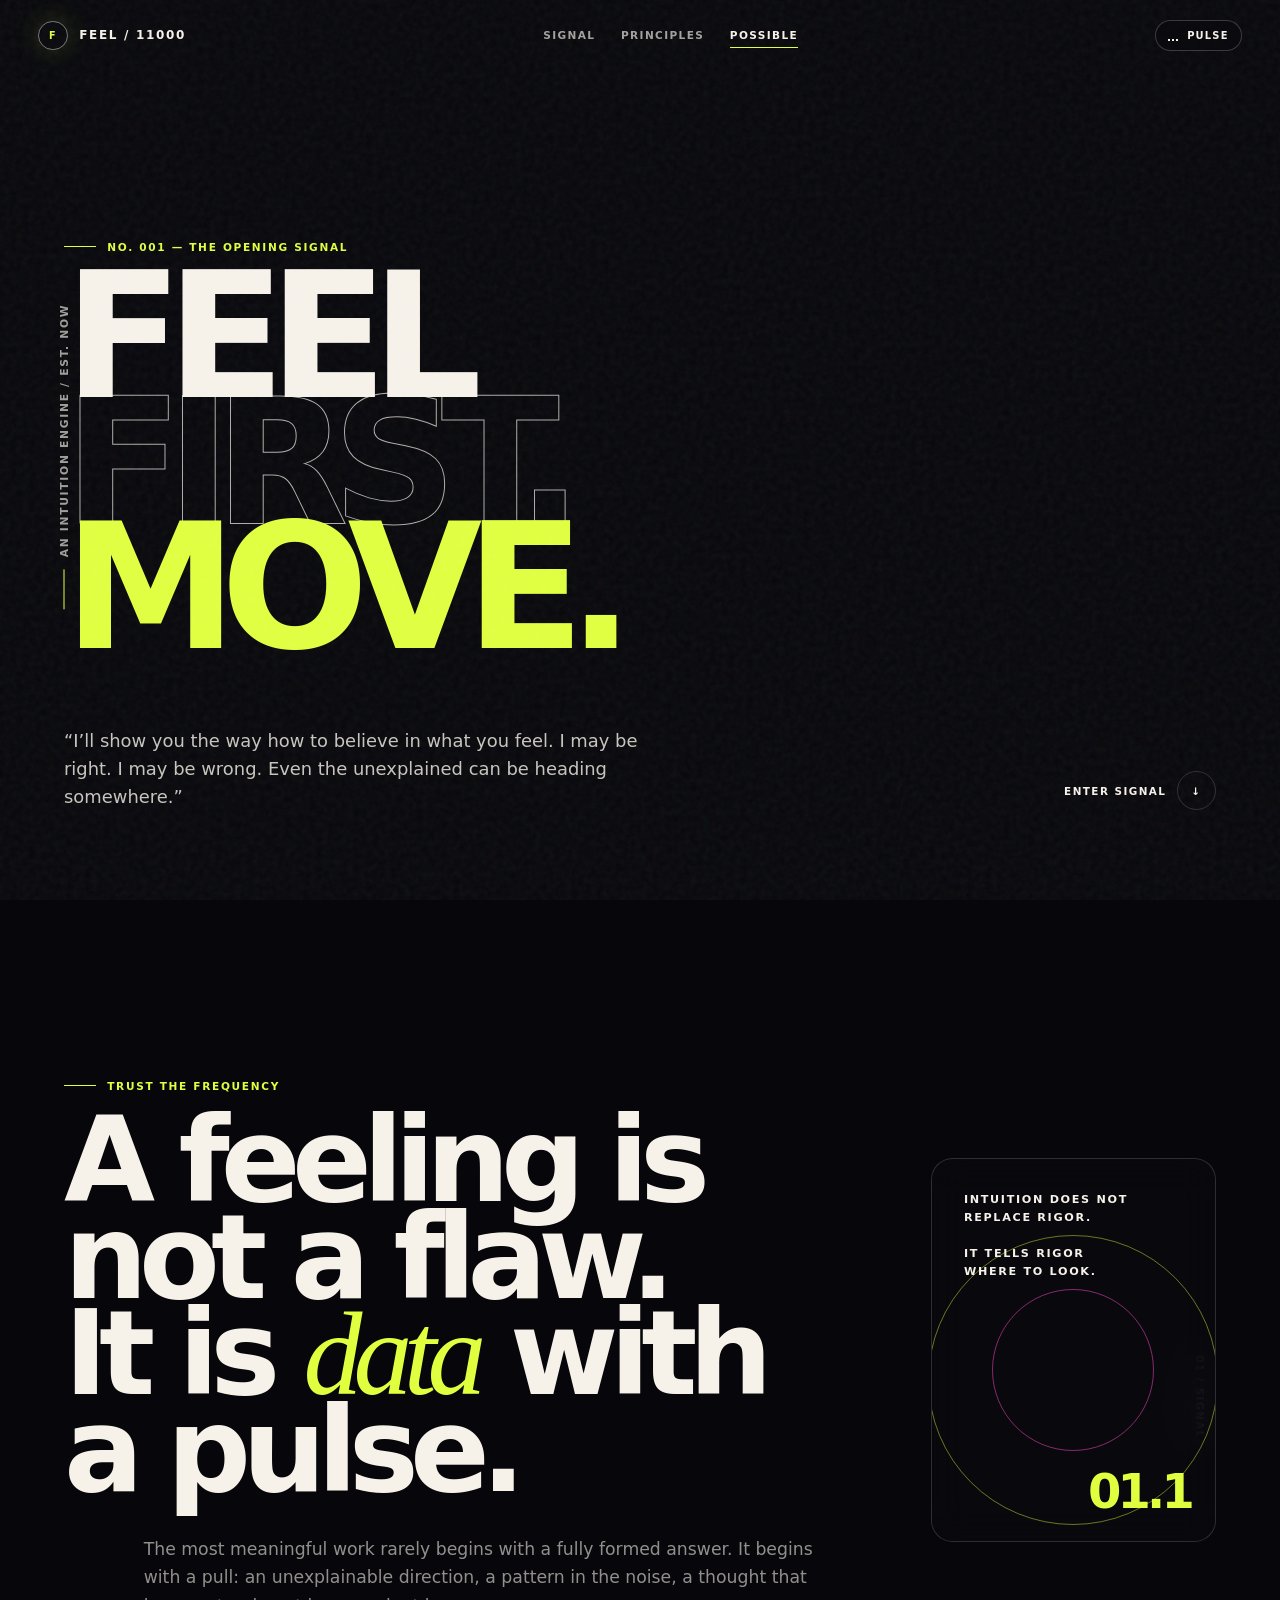
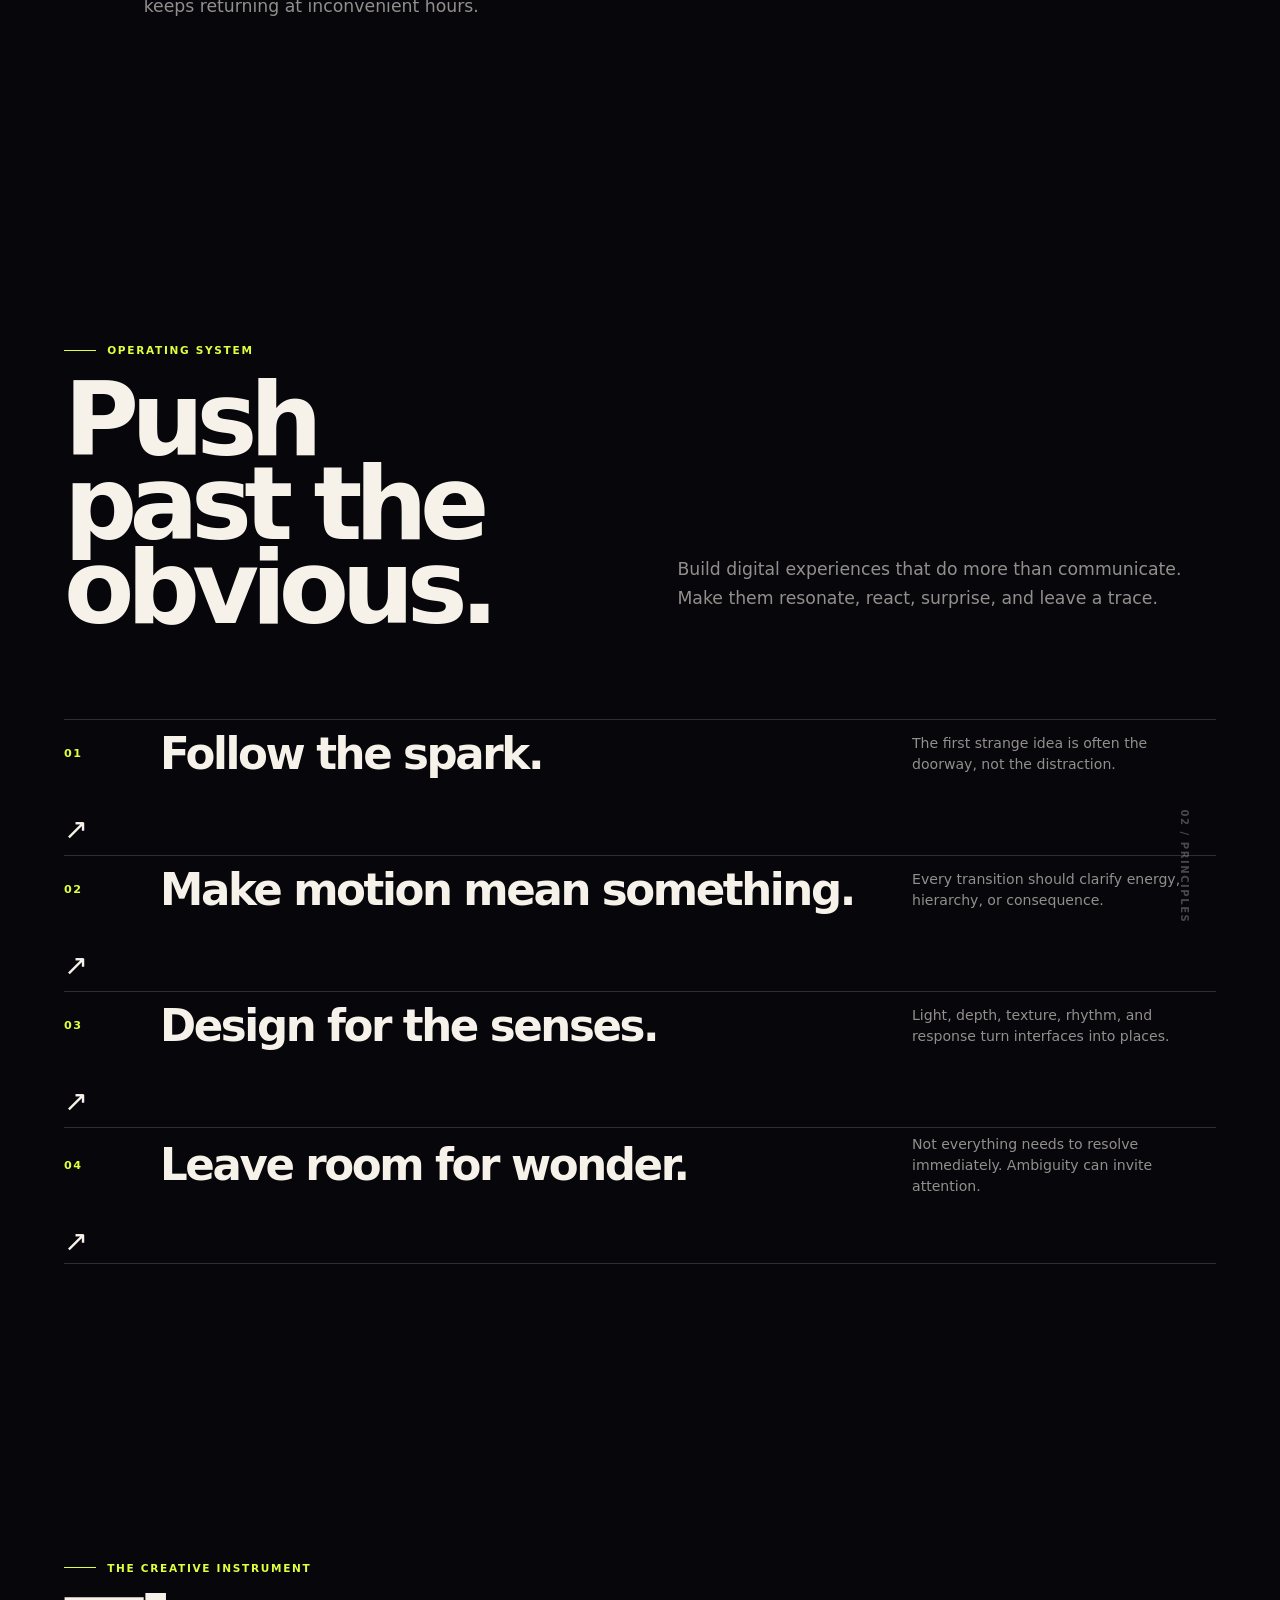
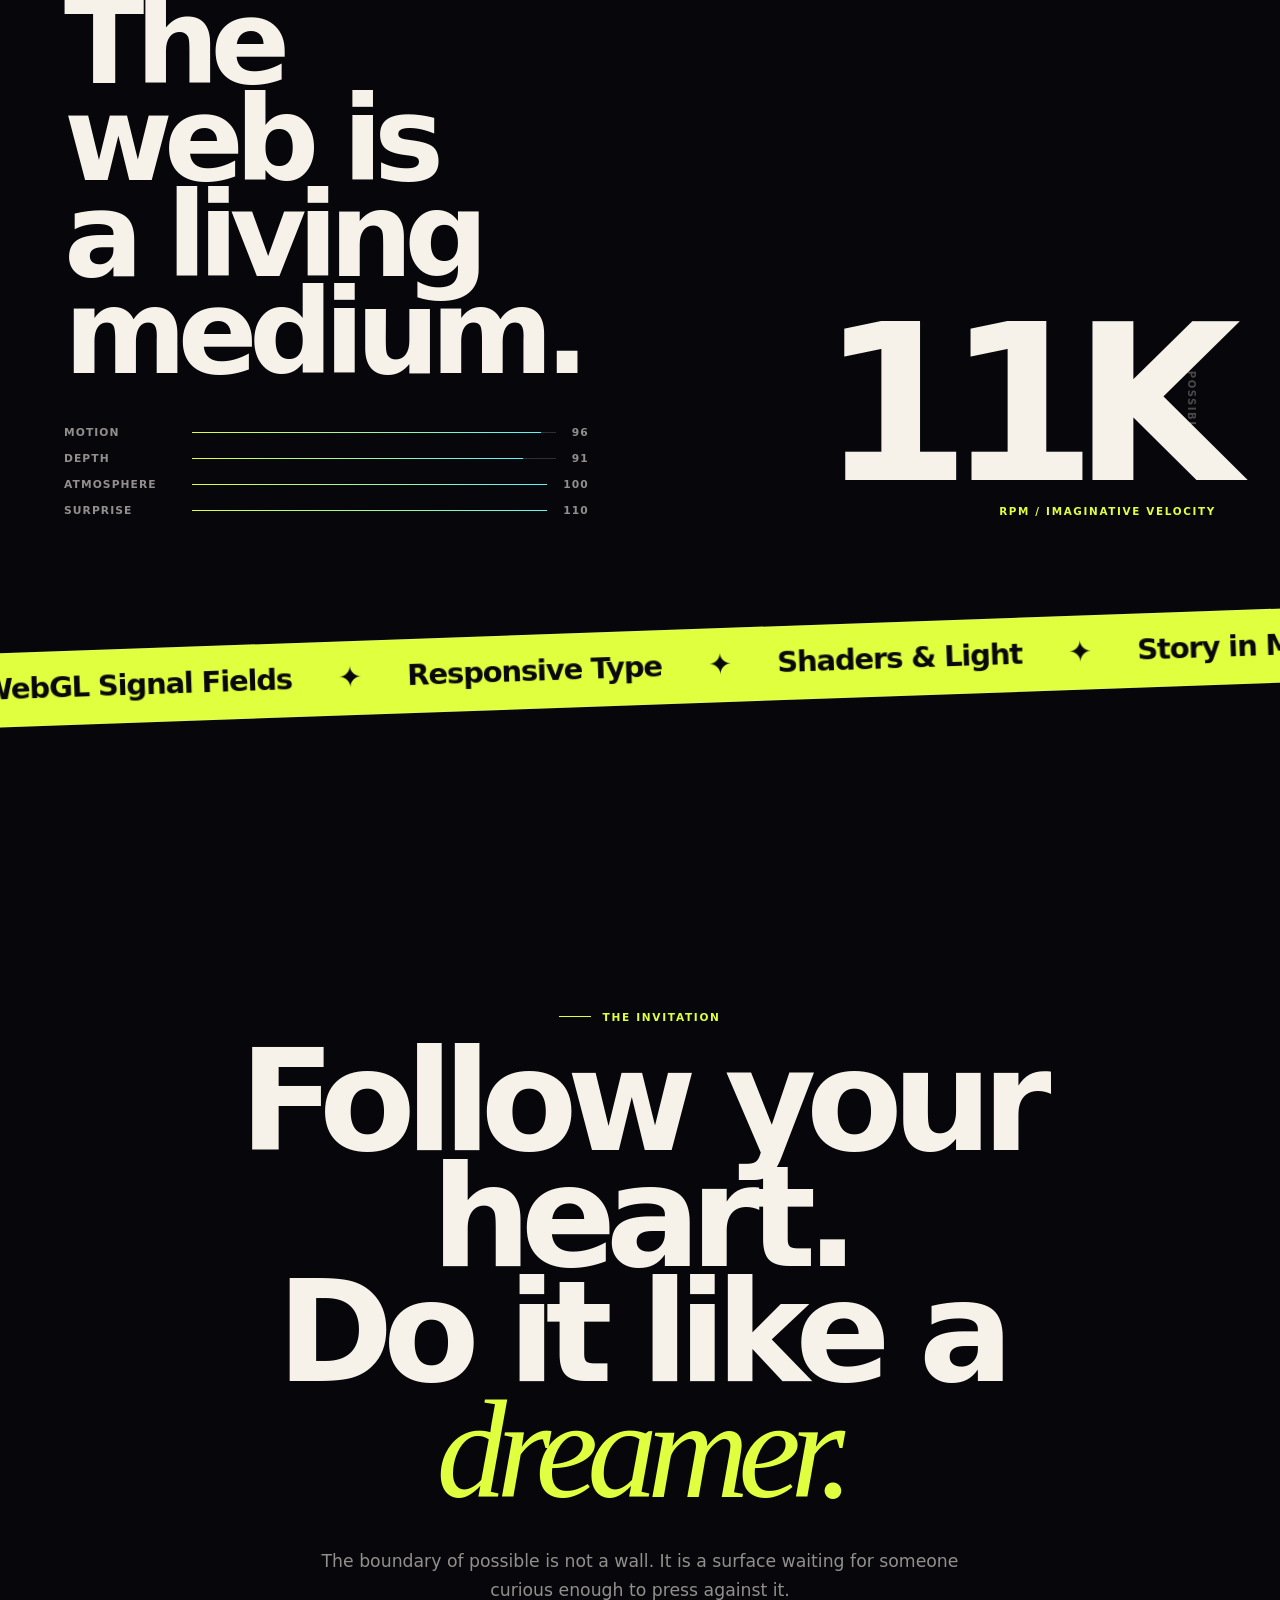
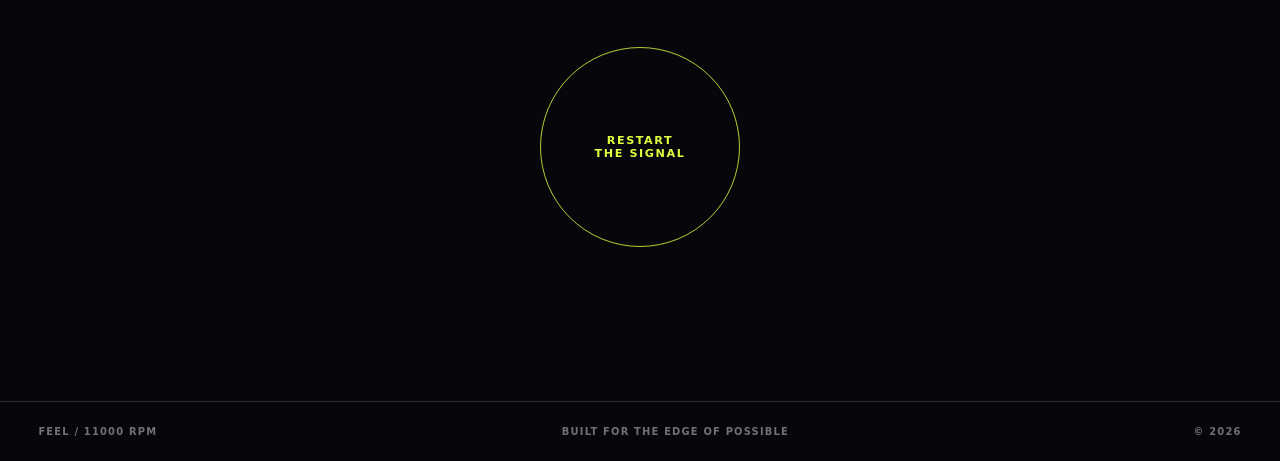
<file: gpt56-terra-pro/index.html>
<!doctype html>
<html lang="en">
<head>
  <meta charset="utf-8" />
  <meta name="viewport" content="width=device-width, initial-scale=1" />
  <meta
    name="description"
    content="FEEL/11000 — an experimental digital experience about intuition, momentum, and imaginative technology."
  />
  <meta name="theme-color" content="#08080d" />
  <title>FEEL / 11000 RPM</title>

  <style>
    /* --------------------------------------------------------
       RESET + TOKENS
    -------------------------------------------------------- */
    :root {
      --bg: #07070b;
      --ink: #f6f2ea;
      --muted: rgba(246, 242, 234, 0.58);
      --line: rgba(246, 242, 234, 0.16);
      --acid: #dfff3f;
      --violet: #8e5cff;
      --pink: #ff4ec7;
      --cyan: #59f3ff;
      --page: 0;
      --mx: 50vw;
      --my: 50vh;
      --radius: 1.35rem;
      --ease: cubic-bezier(.16, 1, .3, 1);
    }

    * { box-sizing: border-box; }

    html {
      background: var(--bg);
      color: var(--ink);
      scroll-behavior: smooth;
      cursor: crosshair;
    }

    body {
      margin: 0;
      min-width: 320px;
      overflow-x: hidden;
      background:
        radial-gradient(circle at 50% -20%, rgba(139, 91, 255, .18), transparent 42rem),
        var(--bg);
      font-family: Inter, ui-sans-serif, system-ui, -apple-system, BlinkMacSystemFont,
        "Segoe UI", sans-serif;
    }

    a {
      color: inherit;
      text-decoration: none;
    }

    button, a { -webkit-tap-highlight-color: transparent; }

    ::selection {
      color: #08080d;
      background: var(--acid);
    }

    /* --------------------------------------------------------
       WEBGL BACKDROP
    -------------------------------------------------------- */
    #signal {
      position: fixed;
      z-index: -3;
      inset: 0;
      width: 100%;
      height: 100%;
      opacity: .95;
      pointer-events: none;
    }

    .grain {
      position: fixed;
      z-index: 10;
      inset: 0;
      opacity: .075;
      pointer-events: none;
      mix-blend-mode: screen;
      background-image:
        url("data:image/svg+xml,%3Csvg viewBox='0 0 180 180' xmlns='http://www.w3.org/2000/svg'%3E%3Cfilter id='n'%3E%3CfeTurbulence type='fractalNoise' baseFrequency='.8' numOctaves='4' stitchTiles='stitch'/%3E%3C/filter%3E%3Crect width='100%25' height='100%25' filter='url(%23n)' opacity='.75'/%3E%3C/svg%3E");
    }

    .vignette {
      position: fixed;
      z-index: -1;
      inset: 0;
      pointer-events: none;
      background:
        radial-gradient(circle at 50% 45%, transparent 0 30%, rgba(0,0,0,.38) 100%),
        linear-gradient(90deg, rgba(0,0,0,.25), transparent 18%, transparent 82%, rgba(0,0,0,.25));
    }

    /* --------------------------------------------------------
       NAV
    -------------------------------------------------------- */
    .nav {
      position: fixed;
      z-index: 20;
      top: 0;
      left: 0;
      width: 100%;
      display: flex;
      align-items: center;
      justify-content: space-between;
      padding: 1.25rem clamp(1rem, 3vw, 3.25rem);
      pointer-events: none;
    }

    .nav > * { pointer-events: auto; }

    .brand {
      display: inline-flex;
      align-items: center;
      gap: .7rem;
      font-weight: 850;
      font-size: .75rem;
      line-height: 1;
      letter-spacing: .14em;
      text-transform: uppercase;
    }

    .brand-mark {
      display: grid;
      place-items: center;
      width: 1.85rem;
      height: 1.85rem;
      border: 1px solid rgba(255,255,255,.45);
      border-radius: 50%;
      font-size: .6rem;
      color: var(--acid);
      box-shadow: 0 0 1.5rem rgba(223, 255, 63, .18);
    }

    .nav-links {
      display: flex;
      align-items: center;
      gap: clamp(.75rem, 2vw, 2.25rem);
      font-size: .66rem;
      font-weight: 750;
      letter-spacing: .13em;
      text-transform: uppercase;
    }

    .nav-links a {
      position: relative;
      color: rgba(246,242,234,.65);
      transition: color .35s var(--ease);
    }

    .nav-links a::after {
      position: absolute;
      bottom: -.45rem;
      left: 0;
      width: 100%;
      height: 1px;
      content: "";
      background: var(--acid);
      transform: scaleX(0);
      transform-origin: right;
      transition: transform .45s var(--ease);
    }

    .nav-links a:hover,
    .nav-links a.active { color: var(--ink); }

    .nav-links a:hover::after,
    .nav-links a.active::after {
      transform: scaleX(1);
      transform-origin: left;
    }

    .sound-toggle {
      display: inline-flex;
      align-items: center;
      gap: .55rem;
      padding: .55rem .75rem;
      border: 1px solid rgba(255,255,255,.2);
      border-radius: 999px;
      color: var(--ink);
      background: rgba(8,8,13,.2);
      backdrop-filter: blur(12px);
      font: inherit;
      font-size: .62rem;
      font-weight: 800;
      letter-spacing: .12em;
      text-transform: uppercase;
      cursor: pointer;
      transition: border-color .3s ease, background .3s ease;
    }

    .sound-toggle:hover {
      border-color: var(--acid);
      background: rgba(223,255,63,.12);
    }

    .bars {
      display: flex;
      align-items: end;
      gap: 2px;
      height: 11px;
    }

    .bars i {
      width: 2px;
      height: 35%;
      background: currentColor;
      animation: pulse .8s ease-in-out infinite alternate;
    }

    .bars i:nth-child(2) { height: 90%; animation-delay: -.35s; }
    .bars i:nth-child(3) { height: 55%; animation-delay: -.15s; }

    .sound-toggle[aria-pressed="false"] .bars i {
      animation-play-state: paused;
      height: 18%;
    }

    @keyframes pulse {
      to { transform: scaleY(.25); }
    }

    /* --------------------------------------------------------
       SHARED LAYOUT
    -------------------------------------------------------- */
    main { position: relative; }

    section {
      position: relative;
      width: min(100%, 1600px);
      min-height: 100svh;
      margin: auto;
      padding: clamp(7rem, 12vw, 11rem) clamp(1rem, 5vw, 5.5rem);
    }

    .eyebrow {
      display: flex;
      align-items: center;
      gap: .7rem;
      margin: 0 0 1.35rem;
      color: var(--acid);
      font-size: .66rem;
      font-weight: 850;
      letter-spacing: .16em;
      text-transform: uppercase;
    }

    .eyebrow::before {
      width: 2rem;
      height: 1px;
      content: "";
      background: currentColor;
    }

    .section-number {
      position: absolute;
      top: 50%;
      right: clamp(1rem, 3vw, 3.25rem);
      color: rgba(246,242,234,.28);
      font-size: .63rem;
      font-weight: 800;
      letter-spacing: .15em;
      transform: rotate(90deg) translateX(50%);
      transform-origin: center;
    }

    .display {
      max-width: 15ch;
      margin: 0;
      font-size: clamp(3.1rem, 9.2vw, 10.8rem);
      font-weight: 780;
      letter-spacing: -.075em;
      line-height: .82;
      text-wrap: balance;
    }

    .display em {
      color: var(--acid);
      font-family: Georgia, "Times New Roman", serif;
      font-weight: 400;
    }

    .copy {
      max-width: 42rem;
      color: var(--muted);
      font-size: clamp(1rem, 1.35vw, 1.22rem);
      line-height: 1.65;
    }

    .reveal {
      opacity: 0;
      transform: translateY(2rem);
      transition:
        opacity 1.1s var(--ease),
        transform 1.1s var(--ease);
    }

    .reveal.in-view {
      opacity: 1;
      transform: translateY(0);
    }

    /* --------------------------------------------------------
       HERO
    -------------------------------------------------------- */
    .hero {
      display: grid;
      align-content: end;
      min-height: 100svh;
      padding-bottom: clamp(3rem, 7vw, 6rem);
      isolation: isolate;
    }

    .hero-kicker {
      position: absolute;
      top: 50%;
      left: clamp(1rem, 5vw, 5.5rem);
      display: flex;
      gap: .75rem;
      align-items: center;
      color: rgba(246,242,234,.64);
      font-size: .67rem;
      font-weight: 800;
      letter-spacing: .16em;
      text-transform: uppercase;
      transform: rotate(-90deg) translateX(-50%);
      transform-origin: left center;
    }

    .hero-kicker::before {
      width: 2.5rem;
      height: 1px;
      content: "";
      background: var(--acid);
    }

    .hero-title {
      max-width: 12ch;
      margin: 0;
      font-size: clamp(4.3rem, 13.6vw, 15.5rem);
      font-weight: 800;
      letter-spacing: -.095em;
      line-height: .72;
    }

    .hero-title .outline {
      color: transparent;
      -webkit-text-stroke: 1px rgba(246,242,234,.7);
    }

    .hero-title .acid { color: var(--acid); }

    .hero-bottom {
      display: grid;
      grid-template-columns: 1fr auto;
      gap: 2rem;
      align-items: end;
      margin-top: clamp(2.25rem, 6vw, 5rem);
    }

    .hero-quote {
      max-width: 38rem;
      margin: 0;
      color: rgba(246,242,234,.8);
      font-size: clamp(.9rem, 1.4vw, 1.16rem);
      line-height: 1.55;
    }

    .scroll-cue {
      display: inline-flex;
      align-items: center;
      gap: .65rem;
      color: var(--ink);
      font-size: .65rem;
      font-weight: 850;
      letter-spacing: .14em;
      text-transform: uppercase;
    }

    .scroll-cue span {
      display: grid;
      place-items: center;
      width: 2.45rem;
      height: 2.45rem;
      border: 1px solid var(--line);
      border-radius: 50%;
      animation: bob 1.8s ease-in-out infinite;
    }

    @keyframes bob {
      50% { transform: translateY(.4rem); }
    }

    /* --------------------------------------------------------
       MANIFESTO
    -------------------------------------------------------- */
    .manifesto {
      display: grid;
      grid-template-columns: minmax(0, 1.45fr) minmax(16rem, .55fr);
      gap: clamp(2rem, 9vw, 11rem);
      align-items: center;
    }

    .manifesto .copy {
      margin: 2.2rem 0 0 auto;
    }

    .orbital-note {
      position: relative;
      min-height: 24rem;
      padding: 2rem;
      overflow: hidden;
      border: 1px solid var(--line);
      border-radius: var(--radius);
      background: rgba(13,13,20,.32);
      backdrop-filter: blur(18px);
    }

    .orbital-note::before,
    .orbital-note::after {
      position: absolute;
      border: 1px solid rgba(223,255,63,.45);
      border-radius: 50%;
      content: "";
    }

    .orbital-note::before {
      top: 20%;
      left: 50%;
      width: 18rem;
      height: 18rem;
      transform: translateX(-50%);
      animation: spin 15s linear infinite;
    }

    .orbital-note::after {
      top: 34%;
      left: 50%;
      width: 10rem;
      height: 10rem;
      border-color: rgba(255,78,199,.5);
      transform: translateX(-50%);
      animation: spin 8s linear infinite reverse;
    }

    @keyframes spin {
      to { transform: translateX(-50%) rotate(360deg); }
    }

    .orbital-note p {
      position: relative;
      z-index: 1;
      margin: 0;
      font-size: .7rem;
      font-weight: 750;
      letter-spacing: .15em;
      line-height: 1.6;
      text-transform: uppercase;
    }

    .orbital-note strong {
      position: absolute;
      z-index: 1;
      right: 1.5rem;
      bottom: 1.35rem;
      color: var(--acid);
      font-size: 3rem;
      letter-spacing: -.08em;
    }

    /* --------------------------------------------------------
       PRINCIPLES
    -------------------------------------------------------- */
    .principles {
      min-height: auto;
      padding-top: 9rem;
      padding-bottom: 9rem;
    }

    .principles-head {
      display: flex;
      justify-content: space-between;
      gap: 2rem;
      align-items: end;
      margin-bottom: clamp(3rem, 7vw, 7rem);
    }

    .principles-head .display { font-size: clamp(3.4rem, 8vw, 8rem); }

    .principles-list {
      border-top: 1px solid var(--line);
    }

    .principle {
      display: grid;
      grid-template-columns: 5rem 1fr auto;
      gap: 1rem;
      align-items: center;
      min-height: 8.5rem;
      border-bottom: 1px solid var(--line);
      transition: padding .55s var(--ease), color .4s ease, background .4s ease;
    }

    .principle:hover {
      padding-right: 1.25rem;
      padding-left: 1.25rem;
      color: #09090d;
      background: var(--acid);
    }

    .principle-index {
      color: var(--acid);
      font-size: .7rem;
      font-weight: 850;
      letter-spacing: .12em;
    }

    .principle:hover .principle-index { color: #09090d; }

    .principle h3 {
      margin: 0;
      font-size: clamp(1.5rem, 3.4vw, 3.8rem);
      font-weight: 700;
      letter-spacing: -.055em;
    }

    .principle p {
      max-width: 19rem;
      margin: 0;
      color: var(--muted);
      font-size: .88rem;
      line-height: 1.5;
    }

    .principle:hover p { color: rgba(9,9,13,.72); }

    .principle-arrow {
      color: currentColor;
      font-size: 1.8rem;
      transition: transform .45s var(--ease);
    }

    .principle:hover .principle-arrow {
      transform: translate(.3rem, -.3rem);
    }

    /* --------------------------------------------------------
       CAPABILITY / MARQUEE
    -------------------------------------------------------- */
    .capability {
      display: grid;
      align-content: center;
      min-height: 78svh;
    }

    .capability-grid {
      display: grid;
      grid-template-columns: 1fr 1fr;
      gap: clamp(2rem, 8vw, 10rem);
      align-items: end;
    }

    .meter {
      display: flex;
      flex-direction: column;
      gap: .8rem;
      margin-top: 2.8rem;
    }

    .meter-row {
      display: grid;
      grid-template-columns: 7rem 1fr auto;
      gap: 1rem;
      align-items: center;
      color: var(--muted);
      font-size: .67rem;
      font-weight: 800;
      letter-spacing: .1em;
      text-transform: uppercase;
    }

    .meter-line {
      height: 1px;
      overflow: hidden;
      background: rgba(255,255,255,.16);
    }

    .meter-line i {
      display: block;
      width: var(--value);
      height: 100%;
      background: linear-gradient(90deg, var(--acid), var(--cyan));
      box-shadow: 0 0 .8rem rgba(89,243,255,.8);
      transform: scaleX(0);
      transform-origin: left;
      transition: transform 1.4s var(--ease);
    }

    .in-view .meter-line i { transform: scaleX(1); }

    .big-stat {
      font-size: clamp(7rem, 17vw, 18rem);
      font-weight: 800;
      letter-spacing: -.115em;
      line-height: .72;
      text-align: right;
    }

    .big-stat span {
      display: block;
      margin-top: 1.4rem;
      color: var(--acid);
      font-size: .65rem;
      font-weight: 850;
      letter-spacing: .16em;
      line-height: 1;
      text-transform: uppercase;
    }

    .marquee {
      width: 100vw;
      margin-top: clamp(4rem, 9vw, 9rem);
      margin-left: calc(50% - 50vw);
      overflow: hidden;
      border-top: 1px solid var(--line);
      border-bottom: 1px solid var(--line);
      transform: rotate(-2deg) scale(1.03);
      background: var(--acid);
      color: #08080d;
    }

    .marquee-track {
      display: flex;
      width: max-content;
      padding: 1.15rem 0;
      animation: marquee 25s linear infinite;
    }

    .marquee span {
      padding-right: 2.8rem;
      font-size: clamp(1.2rem, 2.2vw, 2.4rem);
      font-weight: 850;
      letter-spacing: -.04em;
      white-space: nowrap;
    }

    .marquee span::after {
      padding-left: 2.8rem;
      content: "✦";
    }

    @keyframes marquee {
      to { transform: translateX(-50%); }
    }

    /* --------------------------------------------------------
       FINALE
    -------------------------------------------------------- */
    .finale {
      display: grid;
      place-items: center;
      min-height: 100svh;
      text-align: center;
    }

    .finale-inner { max-width: 72rem; }

    .finale .display {
      max-width: 12ch;
      margin: 0 auto;
      font-size: clamp(4rem, 11vw, 12rem);
    }

    .finale .copy {
      margin: 2.5rem auto 2.7rem;
    }

    .cta {
      position: relative;
      display: inline-grid;
      place-items: center;
      width: clamp(9rem, 16vw, 12.5rem);
      aspect-ratio: 1;
      border: 1px solid rgba(223,255,63,.8);
      border-radius: 50%;
      overflow: hidden;
      color: var(--acid);
      font-size: .7rem;
      font-weight: 850;
      letter-spacing: .14em;
      text-transform: uppercase;
      transition: color .45s ease, border-color .45s ease;
    }

    .cta::before {
      position: absolute;
      z-index: -1;
      width: 0;
      aspect-ratio: 1;
      border-radius: 50%;
      content: "";
      background: var(--acid);
      transition: width .55s var(--ease);
    }

    .cta:hover {
      border-color: var(--acid);
      color: #08080d;
    }

    .cta:hover::before { width: 130%; }

    footer {
      display: flex;
      justify-content: space-between;
      gap: 1rem;
      padding: 1.5rem clamp(1rem, 3vw, 3.25rem);
      border-top: 1px solid var(--line);
      color: rgba(246,242,234,.45);
      font-size: .62rem;
      font-weight: 750;
      letter-spacing: .12em;
      text-transform: uppercase;
    }

    /* --------------------------------------------------------
       RESPONSIVE + ACCESSIBILITY
    -------------------------------------------------------- */
    @media (max-width: 760px) {
      .nav-links { display: none; }
      .hero-kicker { display: none; }

      .hero-bottom,
      .manifesto,
      .capability-grid {
        grid-template-columns: 1fr;
      }

      .hero-bottom { gap: 1.5rem; }
      .scroll-cue { justify-self: start; }

      .orbital-note { min-height: 18rem; }

      .principles-head {
        display: block;
      }

      .principles-head .copy { margin-top: 1.5rem; }

      .principle {
        grid-template-columns: 2.5rem 1fr auto;
        min-height: 7rem;
      }

      .principle p { display: none; }
      .big-stat { text-align: left; }
      .section-number { display: none; }
    }

    @media (prefers-reduced-motion: reduce) {
      html { scroll-behavior: auto; }
      *, *::before, *::after {
        animation-duration: .01ms !important;
        animation-iteration-count: 1 !important;
        transition-duration: .01ms !important;
      }
      #signal { opacity: .42; }
    }
  </style>
</head>

<body>
  <canvas id="signal" aria-hidden="true"></canvas>
  <div class="grain" aria-hidden="true"></div>
  <div class="vignette" aria-hidden="true"></div>

  <header class="nav">
    <a class="brand" href="#top" aria-label="Feel 11000 home">
      <span class="brand-mark">F</span>
      <span>Feel / 11000</span>
    </a>

    <nav class="nav-links" aria-label="Primary navigation">
      <a href="#manifesto">Signal</a>
      <a href="#principles">Principles</a>
      <a href="#possible">Possible</a>
    </nav>

    <button class="sound-toggle" type="button" aria-pressed="false" aria-label="Toggle ambient sound visualization">
      <span class="bars" aria-hidden="true"><i></i><i></i><i></i></span>
      <span>Pulse</span>
    </button>
  </header>

  <main id="top">
    <section class="hero">
      <div class="hero-kicker">An intuition engine / est. now</div>

      <div class="reveal">
        <p class="eyebrow">No. 001 — The opening signal</p>
        <h1 class="hero-title">
          FEEL<br>
          <span class="outline">FIRST.</span><br>
          <span class="acid">MOVE.</span>
        </h1>
      </div>

      <div class="hero-bottom reveal">
        <p class="hero-quote">
          “I’ll show you the way how to believe in what you feel.
          I may be right. I may be wrong. Even the unexplained can be heading somewhere.”
        </p>

        <a class="scroll-cue" href="#manifesto">
          Enter signal
          <span aria-hidden="true">↓</span>
        </a>
      </div>
    </section>

    <section class="manifesto" id="manifesto">
      <span class="section-number">01 / SIGNAL</span>

      <div class="reveal">
        <p class="eyebrow">Trust the frequency</p>
        <h2 class="display">
          A feeling is not a flaw. It is <em>data</em> with a pulse.
        </h2>
        <p class="copy">
          The most meaningful work rarely begins with a fully formed answer.
          It begins with a pull: an unexplainable direction, a pattern in the noise,
          a thought that keeps returning at inconvenient hours.
        </p>
      </div>

      <aside class="orbital-note reveal" aria-label="Signal note">
        <p>
          Intuition does not replace rigor.<br><br>
          It tells rigor<br>
          where to look.
        </p>
        <strong>01.1</strong>
      </aside>
    </section>

    <section class="principles" id="principles">
      <span class="section-number">02 / PRINCIPLES</span>

      <div class="principles-head reveal">
        <div>
          <p class="eyebrow">Operating system</p>
          <h2 class="display">Push past the obvious.</h2>
        </div>
        <p class="copy">
          Build digital experiences that do more than communicate.
          Make them resonate, react, surprise, and leave a trace.
        </p>
      </div>

      <div class="principles-list reveal">
        <article class="principle">
          <span class="principle-index">01</span>
          <h3>Follow the spark.</h3>
          <p>The first strange idea is often the doorway, not the distraction.</p>
          <span class="principle-arrow" aria-hidden="true">↗</span>
        </article>

        <article class="principle">
          <span class="principle-index">02</span>
          <h3>Make motion mean something.</h3>
          <p>Every transition should clarify energy, hierarchy, or consequence.</p>
          <span class="principle-arrow" aria-hidden="true">↗</span>
        </article>

        <article class="principle">
          <span class="principle-index">03</span>
          <h3>Design for the senses.</h3>
          <p>Light, depth, texture, rhythm, and response turn interfaces into places.</p>
          <span class="principle-arrow" aria-hidden="true">↗</span>
        </article>

        <article class="principle">
          <span class="principle-index">04</span>
          <h3>Leave room for wonder.</h3>
          <p>Not everything needs to resolve immediately. Ambiguity can invite attention.</p>
          <span class="principle-arrow" aria-hidden="true">↗</span>
        </article>
      </div>
    </section>

    <section class="capability" id="possible">
      <span class="section-number">03 / POSSIBLE</span>

      <div class="capability-grid">
        <div class="reveal">
          <p class="eyebrow">The creative instrument</p>
          <h2 class="display">The web is a living medium.</h2>

          <div class="meter" aria-label="Experience capabilities">
            <div class="meter-row">
              <span>Motion</span>
              <div class="meter-line"><i style="--value: 96%"></i></div>
              <b>96</b>
            </div>
            <div class="meter-row">
              <span>Depth</span>
              <div class="meter-line"><i style="--value: 91%"></i></div>
              <b>91</b>
            </div>
            <div class="meter-row">
              <span>Atmosphere</span>
              <div class="meter-line"><i style="--value: 100%"></i></div>
              <b>100</b>
            </div>
            <div class="meter-row">
              <span>Surprise</span>
              <div class="meter-line"><i style="--value: 110%"></i></div>
              <b>110</b>
            </div>
          </div>
        </div>

        <div class="big-stat reveal">
          11K
          <span>RPM / imaginative velocity</span>
        </div>
      </div>

      <div class="marquee" aria-hidden="true">
        <div class="marquee-track">
          <span>WebGL Signal Fields</span>
          <span>Responsive Type</span>
          <span>Shaders &amp; Light</span>
          <span>Story in Motion</span>
          <span>WebGL Signal Fields</span>
          <span>Responsive Type</span>
          <span>Shaders &amp; Light</span>
          <span>Story in Motion</span>
        </div>
      </div>
    </section>

    <section class="finale">
      <div class="finale-inner reveal">
        <p class="eyebrow" style="justify-content:center">The invitation</p>
        <h2 class="display">
          Follow your heart.<br>
          Do it like a <em>dreamer.</em>
        </h2>
        <p class="copy">
          The boundary of possible is not a wall. It is a surface waiting
          for someone curious enough to press against it.
        </p>
        <a class="cta magnetic" href="#top">Restart<br>the signal</a>
      </div>
    </section>
  </main>

  <footer>
    <span>FEEL / 11000 RPM</span>
    <span>Built for the edge of possible</span>
    <span>© 2026</span>
  </footer>

  <script>
    /* --------------------------------------------------------
       WEBGL SIGNAL FIELD
       Dependency-free fragment shader background
    -------------------------------------------------------- */
    (() => {
      const canvas = document.getElementById("signal");
      const gl = canvas.getContext("webgl", {
        alpha: true,
        antialias: false,
        powerPreference: "high-performance"
      });

      if (!gl) {
        canvas.style.display = "none";
        return;
      }

      const vertex = `
        attribute vec2 a_position;
        void main() {
          gl_Position = vec4(a_position, 0.0, 1.0);
        }
      `;

      const fragment = `
        precision highp float;

        uniform vec2 u_resolution;
        uniform vec2 u_pointer;
        uniform float u_time;
        uniform float u_scroll;
        uniform float u_pulse;

        #define PI 3.14159265359

        mat2 rotate(float a) {
          float s = sin(a);
          float c = cos(a);
          return mat2(c, -s, s, c);
        }

        float hash21(vec2 p) {
          p = fract(p * vec2(123.34, 456.21));
          p += dot(p, p + 45.32);
          return fract(p.x * p.y);
        }

        float noise(vec2 p) {
          vec2 i = floor(p);
          vec2 f = fract(p);
          f = f * f * (3.0 - 2.0 * f);

          float a = hash21(i);
          float b = hash21(i + vec2(1.0, 0.0));
          float c = hash21(i + vec2(0.0, 1.0));
          float d = hash21(i + vec2(1.0, 1.0));

          return mix(mix(a, b, f.x), mix(c, d, f.x), f.y);
        }

        float fbm(vec2 p) {
          float v = 0.0;
          float a = 0.5;

          for (int i = 0; i < 5; i++) {
            v += a * noise(p);
            p = rotate(0.55) * p * 2.03 + 2.7;
            a *= 0.5;
          }

          return v;
        }

        void main() {
          vec2 uv = (gl_FragCoord.xy * 2.0 - u_resolution.xy) / u_resolution.y;
          vec2 mouse = (u_pointer * 2.0 - 1.0);
          mouse.x *= u_resolution.x / u_resolution.y;

          float time = u_time * (0.12 + u_pulse * 0.08);
          float scroll = u_scroll * 1.7;

          vec2 p = uv;
          p += mouse * 0.055;
          p *= rotate(sin(time * 0.7) * 0.15 + scroll * 0.08);

          float radial = length(p);
          float wave = sin(radial * 10.0 - time * 5.0 + scroll * 4.0);
          float field = fbm(p * 1.4 + vec2(time * 0.35, -time * 0.18));
          float ribbons = sin(
            p.x * 3.0 +
            field * 5.0 +
            sin(p.y * 4.0 - time * 1.5) +
            time
          );

          float glow = smoothstep(0.75, 0.04, abs(ribbons));
          glow *= 0.42 + 0.58 * smoothstep(0.2, 0.95, field);

          float ring = smoothstep(0.15, 0.0, abs(radial - (0.47 + wave * 0.032)));
          ring *= 0.33;

          float pointerGlow = smoothstep(0.33, 0.0, length(uv - mouse));
          pointerGlow *= 0.26 + u_pulse * 0.18;

          vec3 deep = vec3(0.015, 0.013, 0.035);
          vec3 violet = vec3(0.30, 0.12, 0.82);
          vec3 cyan = vec3(0.05, 0.86, 0.92);
          vec3 acid = vec3(0.77, 1.0, 0.16);
          vec3 pink = vec3(1.0, 0.12, 0.60);

          vec3 color = deep;
          color += mix(violet, cyan, field) * glow;
          color += pink * ring;
          color += acid * pointerGlow;

          float stars = step(0.997, hash21(floor((uv + time * 0.01) * 280.0)));
          color += stars * (0.18 + field * 0.35);

          float fade = smoothstep(1.5, 0.15, radial);
          color *= 0.55 + fade * 0.75;

          gl_FragColor = vec4(color, 1.0);
        }
      `;

      function shader(type, source) {
        const s = gl.createShader(type);
        gl.shaderSource(s, source);
        gl.compileShader(s);

        if (!gl.getShaderParameter(s, gl.COMPILE_STATUS)) {
          console.warn(gl.getShaderInfoLog(s));
          gl.deleteShader(s);
          return null;
        }

        return s;
      }

      const vs = shader(gl.VERTEX_SHADER, vertex);
      const fs = shader(gl.FRAGMENT_SHADER, fragment);

      if (!vs || !fs) return;

      const program = gl.createProgram();
      gl.attachShader(program, vs);
      gl.attachShader(program, fs);
      gl.linkProgram(program);

      if (!gl.getProgramParameter(program, gl.LINK_STATUS)) return;

      gl.useProgram(program);

      const buffer = gl.createBuffer();
      gl.bindBuffer(gl.ARRAY_BUFFER, buffer);
      gl.bufferData(
        gl.ARRAY_BUFFER,
        new Float32Array([
          -1, -1,
           1, -1,
          -1,  1,
          -1,  1,
           1, -1,
           1,  1
        ]),
        gl.STATIC_DRAW
      );

      const position = gl.getAttribLocation(program, "a_position");
      gl.enableVertexAttribArray(position);
      gl.vertexAttribPointer(position, 2, gl.FLOAT, false, 0, 0);

      const uniforms = {
        resolution: gl.getUniformLocation(program, "u_resolution"),
        pointer: gl.getUniformLocation(program, "u_pointer"),
        time: gl.getUniformLocation(program, "u_time"),
        scroll: gl.getUniformLocation(program, "u_scroll"),
        pulse: gl.getUniformLocation(program, "u_pulse")
      };

      const state = {
        pointerX: 0.5,
        pointerY: 0.5,
        targetX: 0.5,
        targetY: 0.5,
        scroll: 0,
        pulse: 0
      };

      function resize() {
        const dpr = Math.min(window.devicePixelRatio || 1, 2);
        const width = Math.floor(innerWidth * dpr);
        const height = Math.floor(innerHeight * dpr);

        if (canvas.width !== width || canvas.height !== height) {
          canvas.width = width;
          canvas.height = height;
          gl.viewport(0, 0, width, height);
        }
      }

      addEventListener("pointermove", (event) => {
        state.targetX = event.clientX / innerWidth;
        state.targetY = 1 - event.clientY / innerHeight;
      }, { passive: true });

      addEventListener("scroll", () => {
        const max = Math.max(1, document.documentElement.scrollHeight - innerHeight);
        state.scroll = scrollY / max;
      }, { passive: true });

      const start = performance.now();

      function render(now) {
        resize();

        state.pointerX += (state.targetX - state.pointerX) * 0.045;
        state.pointerY += (state.targetY - state.pointerY) * 0.045;

        gl.uniform2f(uniforms.resolution, canvas.width, canvas.height);
        gl.uniform2f(uniforms.pointer, state.pointerX, state.pointerY);
        gl.uniform1f(uniforms.time, (now - start) * 0.001);
        gl.uniform1f(uniforms.scroll, state.scroll);
        gl.uniform1f(uniforms.pulse, state.pulse);

        gl.drawArrays(gl.TRIANGLES, 0, 6);
        requestAnimationFrame(render);
      }

      requestAnimationFrame(render);

      const soundToggle = document.querySelector(".sound-toggle");
      soundToggle.addEventListener("click", () => {
        const enabled = soundToggle.getAttribute("aria-pressed") === "true";
        soundToggle.setAttribute("aria-pressed", String(!enabled));
        state.pulse = enabled ? 0 : 1;
      });
    })();

    /* --------------------------------------------------------
       REVEAL OBSERVER + ACTIVE NAVIGATION
    -------------------------------------------------------- */
    const reveals = document.querySelectorAll(".reveal");

    const revealObserver = new IntersectionObserver((entries) => {
      entries.forEach((entry) => {
        if (entry.isIntersecting) entry.target.classList.add("in-view");
      });
    }, { threshold: 0.14 });

    reveals.forEach((el) => revealObserver.observe(el));

    const sections = document.querySelectorAll("main section[id]");
    const navLinks = document.querySelectorAll(".nav-links a");

    const sectionObserver = new IntersectionObserver((entries) => {
      entries.forEach((entry) => {
        if (!entry.isIntersecting) return;

        navLinks.forEach((link) => {
          link.classList.toggle(
            "active",
            link.getAttribute("href") === `#${entry.target.id}`
          );
        });
      });
    }, { rootMargin: "-40% 0px -50% 0px", threshold: 0 });

    sections.forEach((section) => sectionObserver.observe(section));

    /* --------------------------------------------------------
       MAGNETIC CTA
    -------------------------------------------------------- */
    document.querySelectorAll(".magnetic").forEach((el) => {
      el.addEventListener("pointermove", (event) => {
        const rect = el.getBoundingClientRect();
        const x = event.clientX - rect.left - rect.width / 2;
        const y = event.clientY - rect.top - rect.height / 2;

        el.style.transform = `translate(${x * 0.14}px, ${y * 0.14}px)`;
      });

      el.addEventListener("pointerleave", () => {
        el.style.transform = "translate(0, 0)";
      });
    });
  </script>
</body>
</html>
</file>
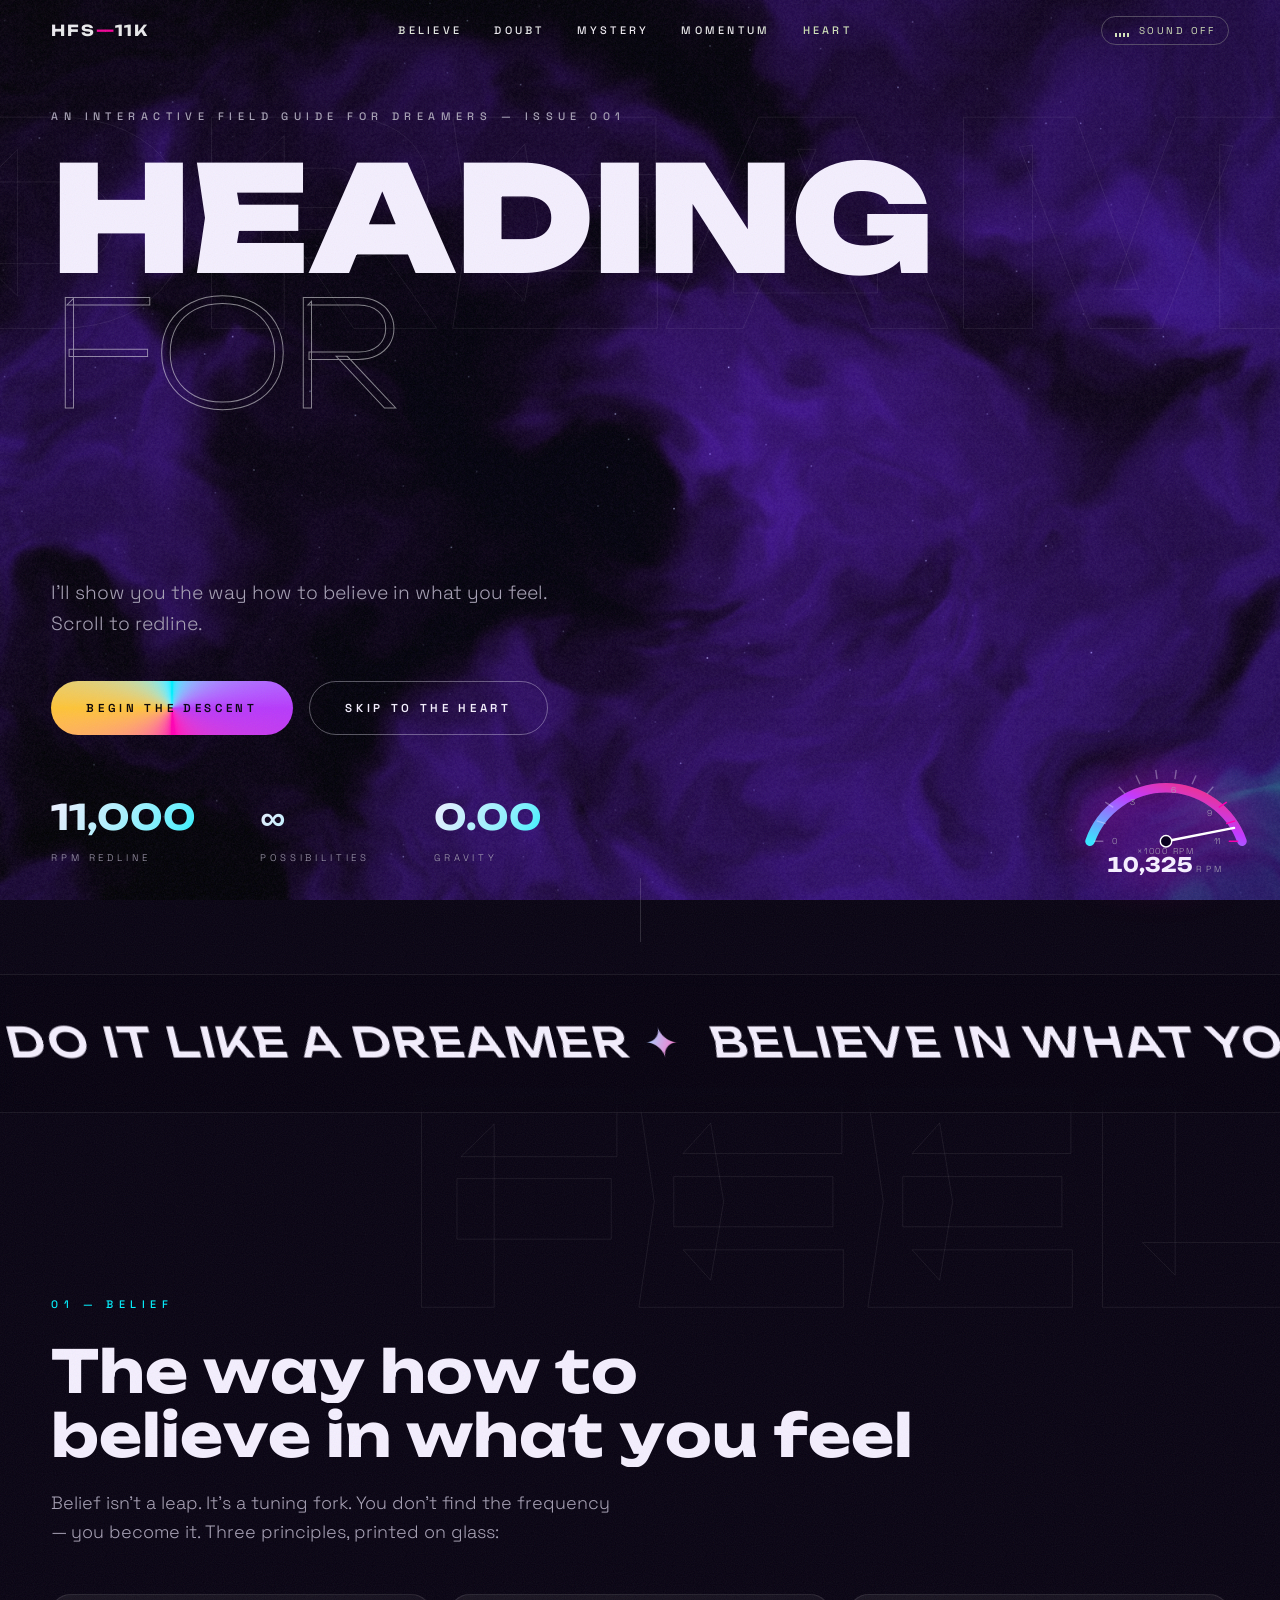
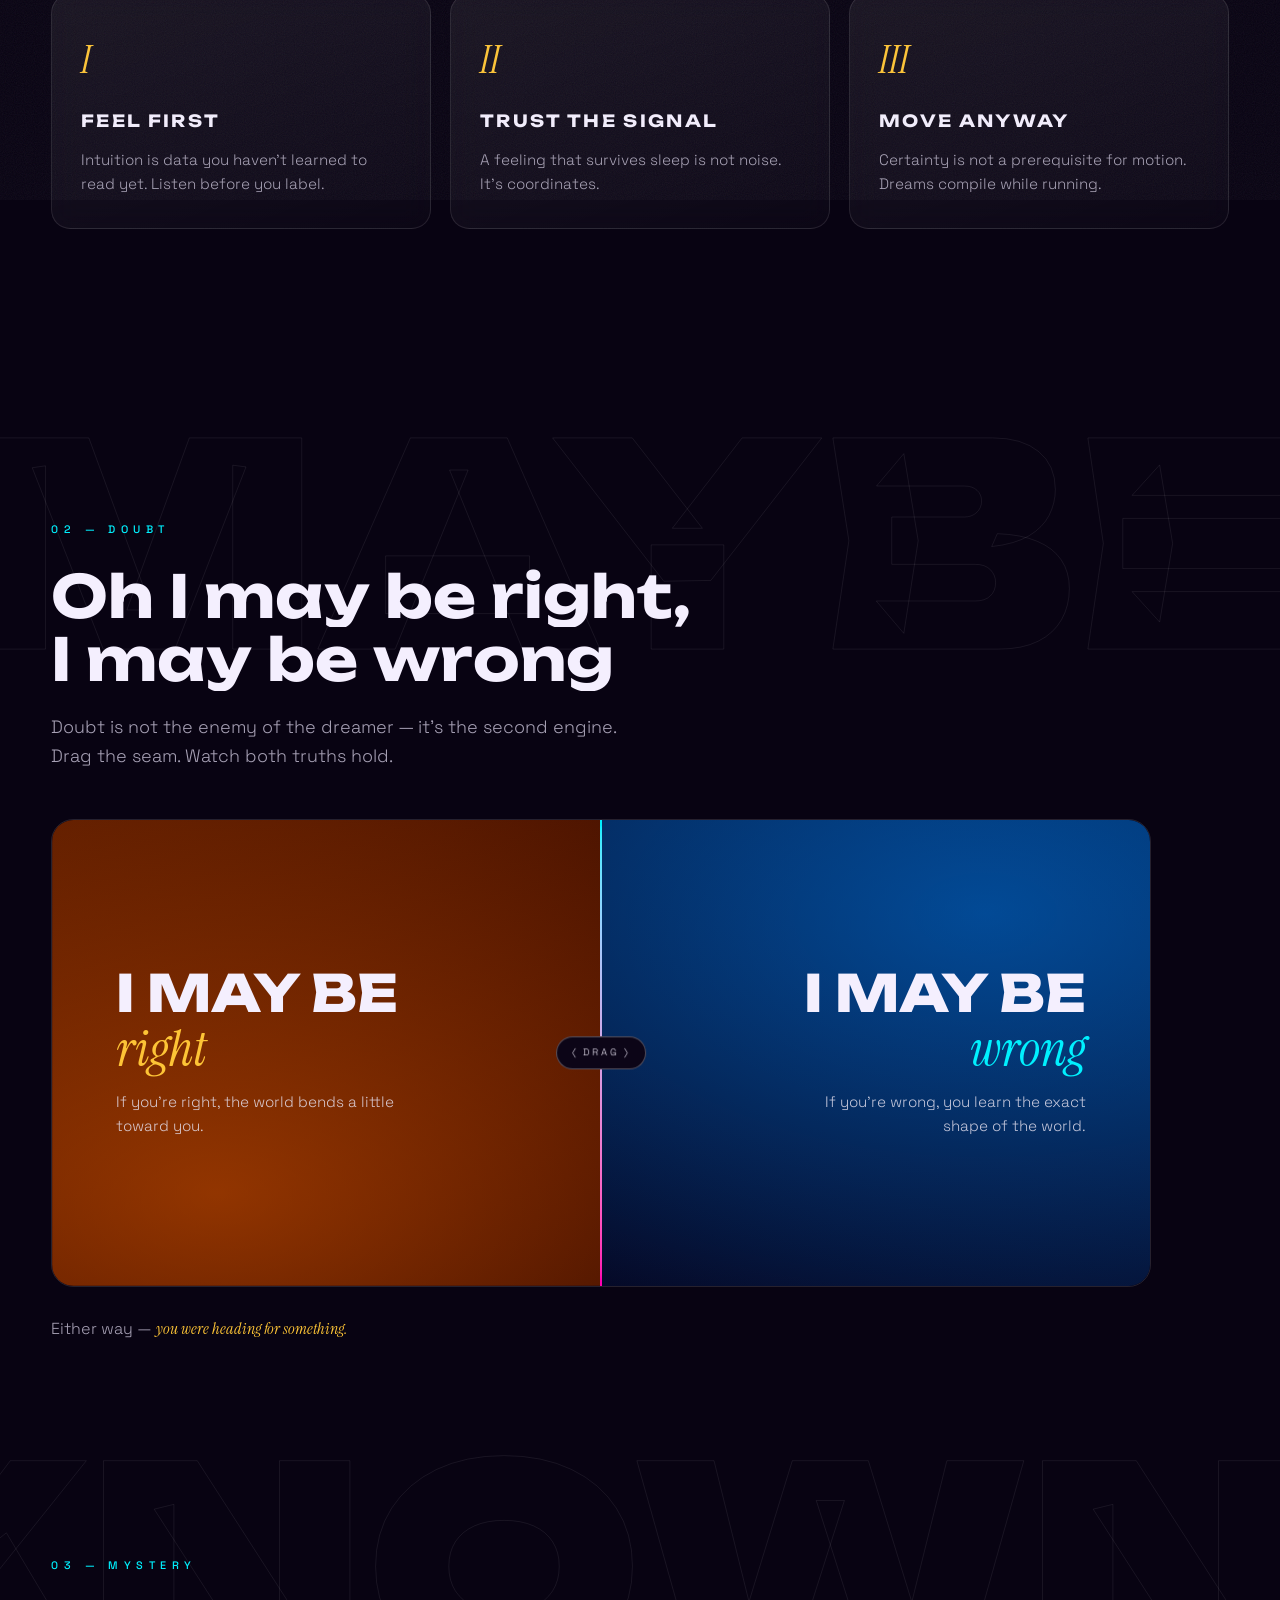
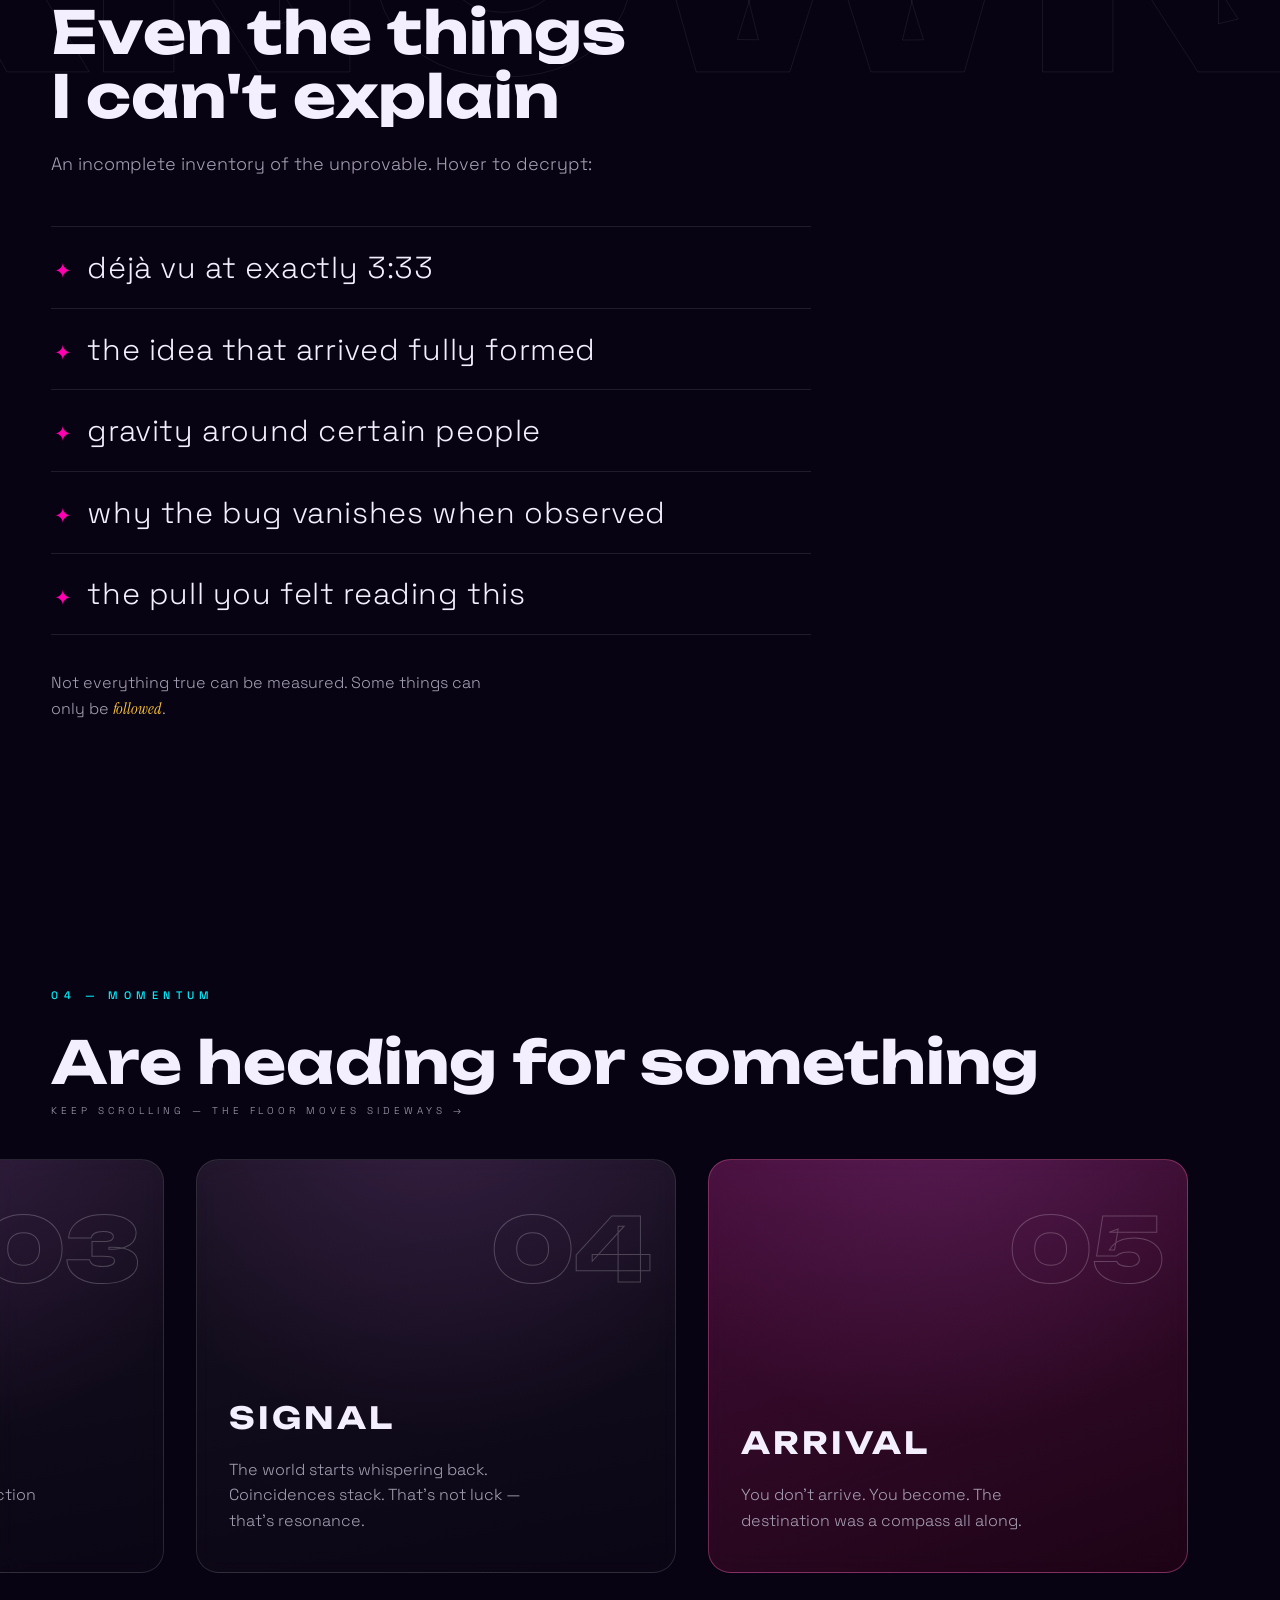
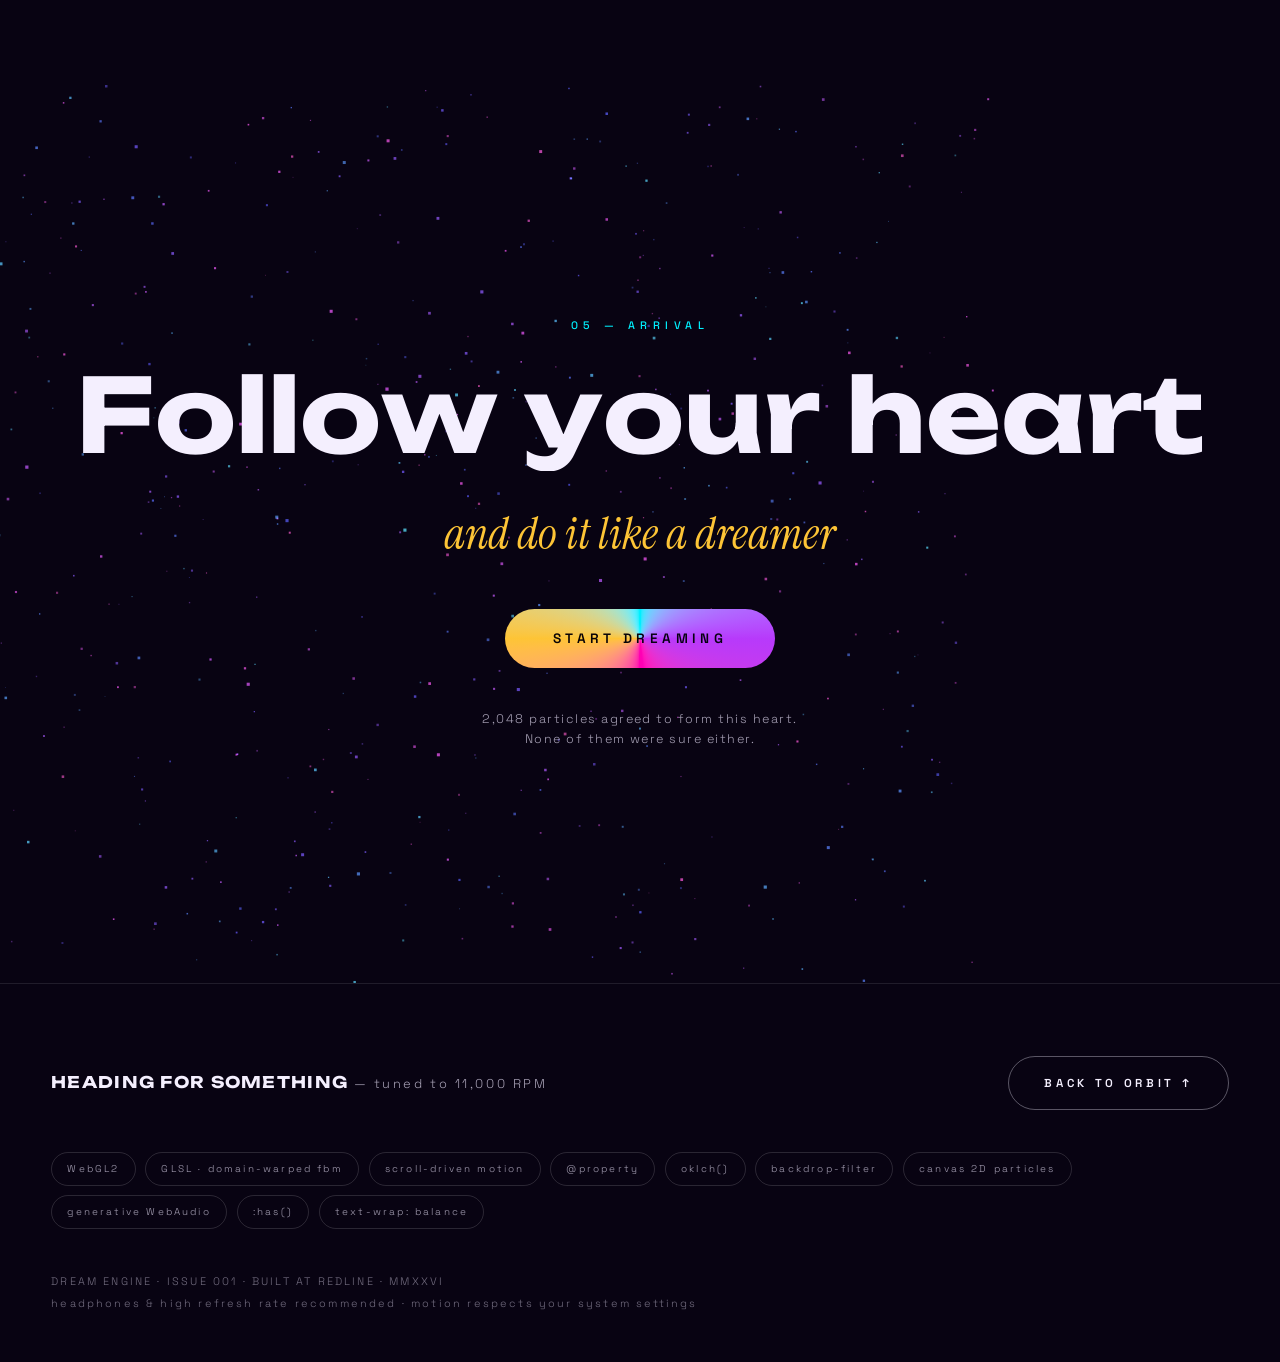
<file: kimi-k3-test/index.html>
<!DOCTYPE html>
<html lang="en">
<head>
<meta charset="UTF-8" />
<meta name="viewport" content="width=device-width, initial-scale=1.0" />
<meta name="description" content="HEADING FOR SOMETHING — an interactive field guide for dreamers. WebGL2 shaders, scroll-driven motion, and a redline of 11,000 RPM." />
<meta name="theme-color" content="#05010d" />
<title>HEADING FOR SOMETHING — a dream engine</title>
<link rel="preconnect" href="https://fonts.googleapis.com" />
<link rel="preconnect" href="https://fonts.gstatic.com" crossorigin />
<link href="https://fonts.googleapis.com/css2?family=Unbounded:wght@200;300;500;700;900&family=Instrument+Serif:ital@0;1&family=Space+Grotesk:wght@300;400;500;600&display=swap" rel="stylesheet" />
<link rel="stylesheet" href="css/style.css" />
<link rel="icon" href="data:image/svg+xml,<svg xmlns='http://www.w3.org/2000/svg' viewBox='0 0 100 100'><text y='0.9em' font-size='90'>✦</text></svg>" />
</head>
<body>

<!-- ══════════ PRELOADER ══════════ -->
<div id="loader" aria-hidden="true">
  <div class="loader-inner">
    <div class="loader-tag">DREAM ENGINE · V11K</div>
    <div class="loader-count"><span id="loadCount">0</span><em>RPM</em></div>
    <div class="loader-barwrap"><div id="loadBar"></div></div>
    <div class="loader-sub">CALIBRATING&nbsp;IMPOSSIBILITY</div>
  </div>
</div>

<!-- ══════════ WEBGL SKY ══════════ -->
<canvas id="gl" aria-hidden="true"></canvas>
<div class="grain" aria-hidden="true"></div>
<canvas id="trail" aria-hidden="true"></canvas>
<div id="cursor" aria-hidden="true"></div>
<div id="cursorRing" aria-hidden="true"></div>

<!-- ══════════ PROGRESS ══════════ -->
<div id="progress" aria-hidden="true"></div>

<!-- ══════════ NAV ══════════ -->
<header class="nav">
  <a class="nav-logo" href="#hero" data-hover>HFS<span>—</span>11K</a>
  <nav class="nav-links" aria-label="Sections">
    <a href="#believe" data-hover>BELIEVE</a>
    <a href="#duality" data-hover>DOUBT</a>
    <a href="#unknown" data-hover>MYSTERY</a>
    <a href="#motion" data-hover>MOMENTUM</a>
    <a href="#heart" data-hover>HEART</a>
  </nav>
  <button id="soundBtn" class="sound-btn" data-hover aria-pressed="false" aria-label="Toggle ambient sound">
    <span class="sound-bars"><i></i><i></i><i></i><i></i></span>
    <span class="sound-label">SOUND&nbsp;OFF</span>
  </button>
</header>

<!-- ══════════ RPM HUD ══════════ -->
<aside id="hud" aria-hidden="true">
  <svg id="gauge" viewBox="0 0 200 130">
    <defs>
      <linearGradient id="gaugeGrad" x1="0" y1="1" x2="1" y2="0">
        <stop offset="0%" stop-color="#39e6ff"/>
        <stop offset="55%" stop-color="#c13bff"/>
        <stop offset="100%" stop-color="#ff2e63"/>
      </linearGradient>
    </defs>
    <path d="M 20 115 A 85 85 0 0 1 180 115" fill="none" stroke="rgba(255,255,255,.10)" stroke-width="10" stroke-linecap="round"/>
    <path id="gaugeArc" d="M 20 115 A 85 85 0 0 1 180 115" fill="none" stroke="url(#gaugeGrad)" stroke-width="10" stroke-linecap="round"/>
    <g id="ticks"></g>
    <line id="needle" x1="100" y1="115" x2="100" y2="42" stroke="#fff" stroke-width="2.5" stroke-linecap="round"/>
    <circle cx="100" cy="115" r="6" fill="#0b0221" stroke="#fff" stroke-width="1.5"/>
    <text x="100" y="128" text-anchor="middle" class="gauge-x1000">×1000 RPM</text>
  </svg>
  <div class="rpm-read"><span id="rpmNum">800</span><em>RPM</em></div>
</aside>

<main class="wrap" id="stage">

  <!-- ══════════ 00 · HERO ══════════ -->
  <section id="hero" class="panel">
    <p class="kicker" data-reveal>AN INTERACTIVE FIELD GUIDE FOR DREAMERS — ISSUE 001</p>
    <h1 class="hero-title" aria-label="Heading for something">
      <span class="line" data-split>HEADING</span>
      <span class="line thin" data-split>FOR</span>
      <span class="line serif" data-split>something</span>
    </h1>
    <p class="hero-sub" data-reveal>I'll show you the way how to believe in what you feel.<br/>Scroll to redline.</p>
    <div class="hero-cta" data-reveal>
      <a class="btn magnetic" href="#believe" data-hover><span>BEGIN THE DESCENT</span></a>
      <a class="btn ghostbtn magnetic" href="#heart" data-hover><span>SKIP TO THE HEART</span></a>
    </div>
    <div class="hero-stats" data-reveal>
      <div><b>11,000</b><i>RPM REDLINE</i></div>
      <div><b>∞</b><i>POSSIBILITIES</i></div>
      <div><b>0.00</b><i>GRAVITY</i></div>
    </div>
    <div class="scroll-cue" aria-hidden="true"><span></span></div>
    <div class="ghost" data-speed="0.12" aria-hidden="true">DREAM</div>
  </section>

  <!-- ══════════ MARQUEE ══════════ -->
  <div class="marquee" aria-hidden="true">
    <div class="marquee-track" id="marqueeTrack">
      <span>BELIEVE IN WHAT YOU FEEL <b>✦</b> FOLLOW YOUR HEART <b>✦</b> DO IT LIKE A DREAMER <b>✦</b>&nbsp;</span>
      <span>BELIEVE IN WHAT YOU FEEL <b>✦</b> FOLLOW YOUR HEART <b>✦</b> DO IT LIKE A DREAMER <b>✦</b>&nbsp;</span>
    </div>
  </div>

  <!-- ══════════ 01 · BELIEVE ══════════ -->
  <section id="believe" class="panel">
    <p class="eyebrow" data-reveal>01 — BELIEF</p>
    <h2 class="section-title" data-split>The way how to believe in what you feel</h2>
    <p class="lede" data-reveal>Belief isn't a leap. It's a tuning fork. You don't find the frequency — you become it. Three principles, printed on glass:</p>
    <div class="cards">
      <article class="card tilt" data-reveal data-hover>
        <div class="card-num">I</div>
        <h3>FEEL FIRST</h3>
        <p>Intuition is data you haven't learned to read yet. Listen before you label.</p>
      </article>
      <article class="card tilt" data-reveal data-hover>
        <div class="card-num">II</div>
        <h3>TRUST THE SIGNAL</h3>
        <p>A feeling that survives sleep is not noise. It's coordinates.</p>
      </article>
      <article class="card tilt" data-reveal data-hover>
        <div class="card-num">III</div>
        <h3>MOVE ANYWAY</h3>
        <p>Certainty is not a prerequisite for motion. Dreams compile while running.</p>
      </article>
    </div>
    <div class="ghost" data-speed="0.18" aria-hidden="true">FEEL</div>
  </section>

  <!-- ══════════ 02 · DUALITY ══════════ -->
  <section id="duality" class="panel">
    <p class="eyebrow" data-reveal>02 — DOUBT</p>
    <h2 class="section-title" data-split>Oh I may be right, I may be wrong</h2>
    <p class="lede" data-reveal>Doubt is not the enemy of the dreamer — it's the second engine. Drag the seam. Watch both truths hold.</p>

    <div class="dual-stage" id="dualStage" data-reveal>
      <div class="dual-layer dual-right">
        <div class="dual-content">
          <h3>I MAY BE<br/><em>wrong</em></h3>
          <p>If you're wrong, you learn the exact shape of the world.</p>
        </div>
      </div>
      <div class="dual-layer dual-left" id="dualTop">
        <div class="dual-content">
          <h3>I MAY BE<br/><em>right</em></h3>
          <p>If you're right, the world bends a little toward you.</p>
        </div>
      </div>
      <div class="dual-handle" id="dualHandle"><span>⟨ DRAG ⟩</span></div>
      <input type="range" id="dualRange" min="0" max="100" value="50" aria-label="Balance between right and wrong" />
    </div>
    <p class="dual-note" data-reveal>Either way — <em>you were heading for something.</em></p>
    <div class="ghost" data-speed="0.15" aria-hidden="true">MAYBE</div>
  </section>

  <!-- ══════════ 03 · MYSTERY ══════════ -->
  <section id="unknown" class="panel">
    <p class="eyebrow" data-reveal>03 — MYSTERY</p>
    <h2 class="section-title" data-split>Even the things I can't explain</h2>
    <p class="lede" data-reveal>An incomplete inventory of the unprovable. Hover to decrypt:</p>
    <ul class="mystery-list">
      <li data-reveal><button class="scramble" data-hover data-text="déjà vu at exactly 3:33">déjà vu at exactly 3:33</button></li>
      <li data-reveal><button class="scramble" data-hover data-text="the idea that arrived fully formed">the idea that arrived fully formed</button></li>
      <li data-reveal><button class="scramble" data-hover data-text="gravity around certain people">gravity around certain people</button></li>
      <li data-reveal><button class="scramble" data-hover data-text="why the bug vanishes when observed">why the bug vanishes when observed</button></li>
      <li data-reveal><button class="scramble" data-hover data-text="the pull you felt reading this">the pull you felt reading this</button></li>
    </ul>
    <p class="mystery-note" data-reveal>Not everything true can be measured. Some things can only be <em>followed</em>.</p>
    <div class="ghost" data-speed="0.2" aria-hidden="true">UN—KNOWN</div>
  </section>

  <!-- ══════════ 04 · MOMENTUM (horizontal) ══════════ -->
  <section id="motion" class="hscroll-outer">
    <div class="hscroll-sticky">
      <div class="hscroll-head">
        <p class="eyebrow">04 — MOMENTUM</p>
        <h2 class="section-title">Are heading for something</h2>
        <p class="hscroll-hint">KEEP SCROLLING — THE FLOOR MOVES SIDEWAYS →</p>
      </div>
      <div class="htrack" id="htrack">
        <article class="hcard" data-hover>
          <div class="hcard-index">01</div>
          <h3>CURIOSITY</h3>
          <p>Every impossible thing begins as a question somebody was embarrassed to ask out loud.</p>
        </article>
        <article class="hcard" data-hover>
          <div class="hcard-index">02</div>
          <h3>COURAGE</h3>
          <p>Fear is just excitement that hasn't been briefed yet. Brief it. Then move.</p>
        </article>
        <article class="hcard" data-hover>
          <div class="hcard-index">03</div>
          <h3>MOTION</h3>
          <p>You can't steer a parked dream. Direction appears at speed — never before it.</p>
        </article>
        <article class="hcard" data-hover>
          <div class="hcard-index">04</div>
          <h3>SIGNAL</h3>
          <p>The world starts whispering back. Coincidences stack. That's not luck — that's resonance.</p>
        </article>
        <article class="hcard hcard-final" data-hover>
          <div class="hcard-index">05</div>
          <h3>ARRIVAL</h3>
          <p>You don't arrive. You become. The destination was a compass all along.</p>
        </article>
      </div>
    </div>
  </section>

  <!-- ══════════ 05 · HEART ══════════ -->
  <section id="heart" class="panel">
    <canvas id="heartCanvas" aria-hidden="true"></canvas>
    <div class="heart-content">
      <p class="eyebrow" data-reveal>05 — ARRIVAL</p>
      <h2 class="section-title huge" data-split>Follow your heart</h2>
      <p class="serif-line" data-reveal>and do it like a dreamer</p>
      <button class="btn magnetic big" id="dreamBtn" data-hover><span>START DREAMING</span></button>
      <p class="heart-note" data-reveal>2,048 particles agreed to form this heart.<br/>None of them were sure either.</p>
    </div>
  </section>

  <!-- ══════════ FOOTER ══════════ -->
  <footer class="footer">
    <div class="footer-top">
      <p class="footer-brand">HEADING FOR SOMETHING<span> — tuned to 11,000 RPM</span></p>
      <a href="#hero" class="btn ghostbtn magnetic" data-hover><span>BACK TO ORBIT ↑</span></a>
    </div>
    <ul class="tech-chips" aria-label="Technology used">
      <li>WebGL2</li><li>GLSL · domain-warped fbm</li><li>scroll-driven motion</li>
      <li>@property</li><li>oklch()</li><li>backdrop-filter</li>
      <li>canvas 2D particles</li><li>generative WebAudio</li><li>:has()</li><li>text-wrap: balance</li>
    </ul>
    <p class="footer-fine">DREAM ENGINE · ISSUE 001 · BUILT AT REDLINE · MMXXVI<br/>headphones & high refresh rate recommended · motion respects your system settings</p>
  </footer>

</main>

<noscript><div class="noscript">This experience is 94% JavaScript and 6% stardust. Enable JS to feel it.</div></noscript>

<script src="js/gl.js"></script>
<script src="js/main.js"></script>
</body>
</html>
</file>
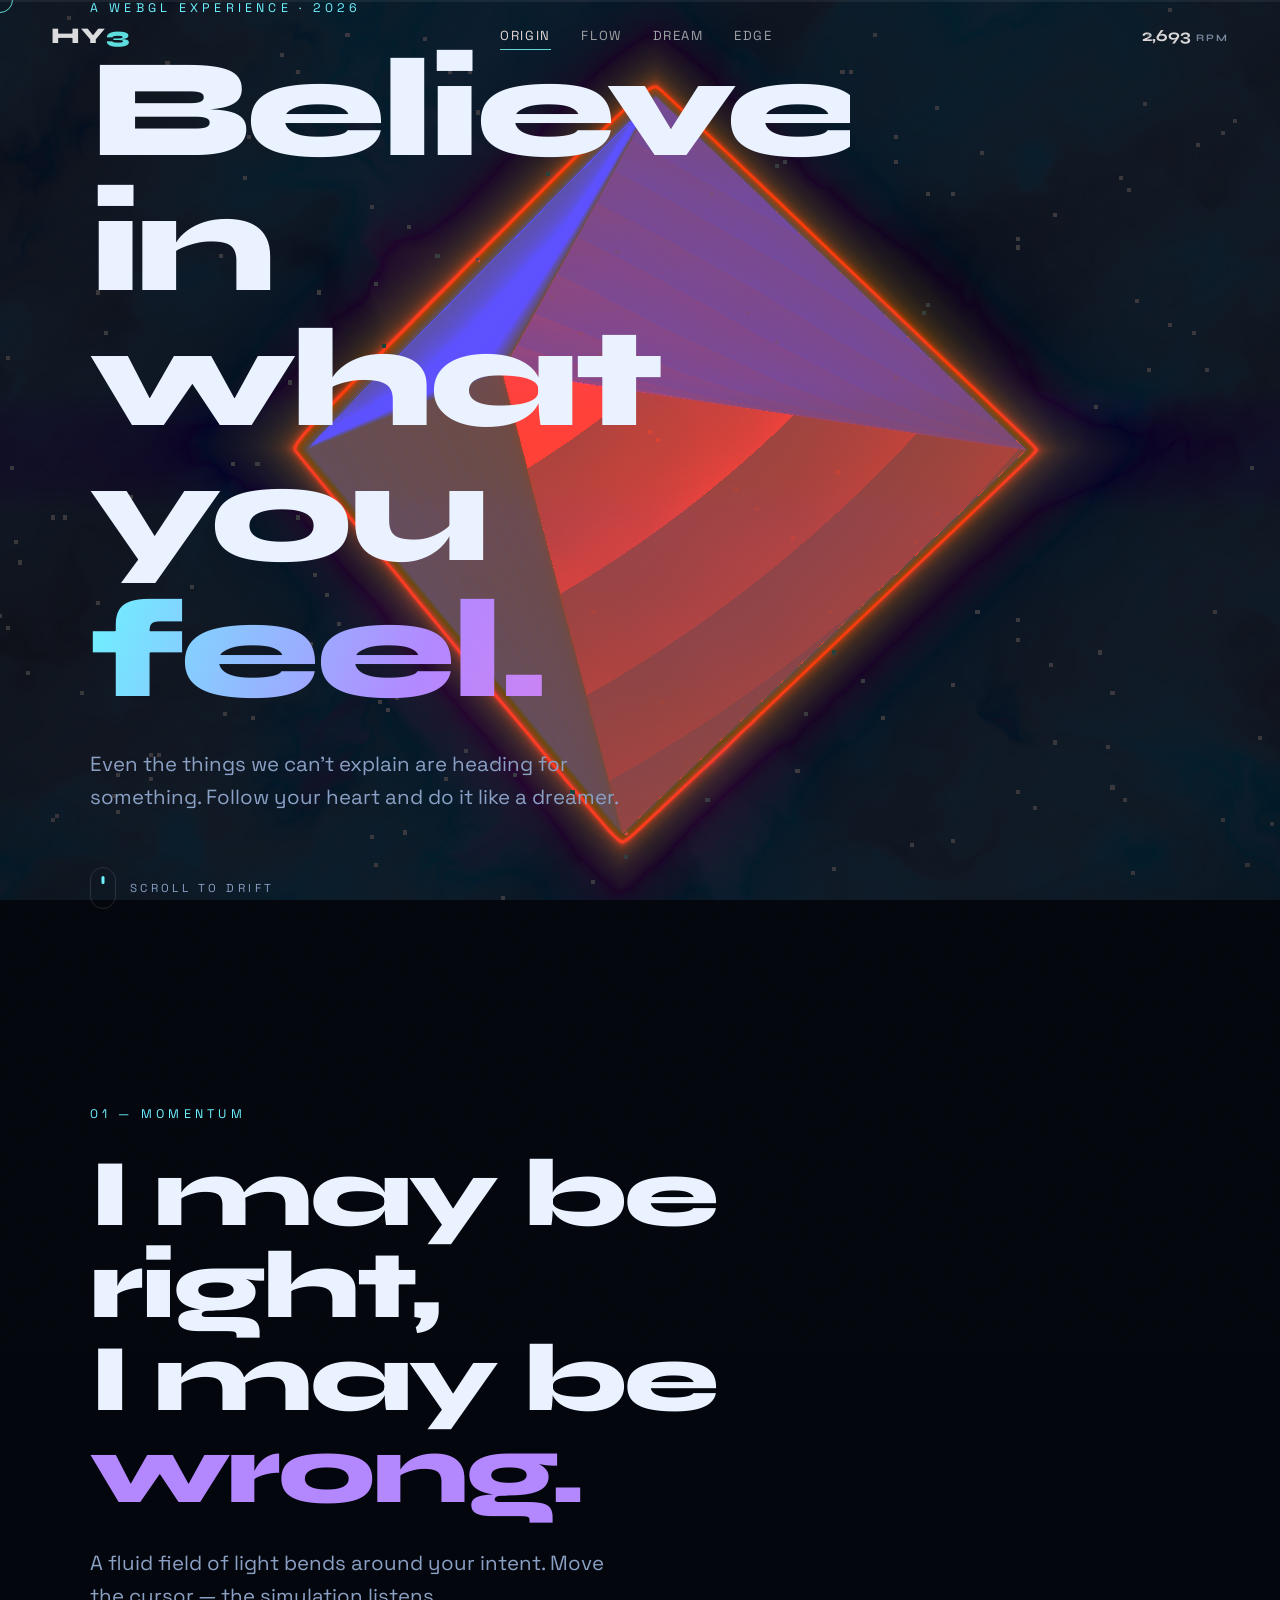
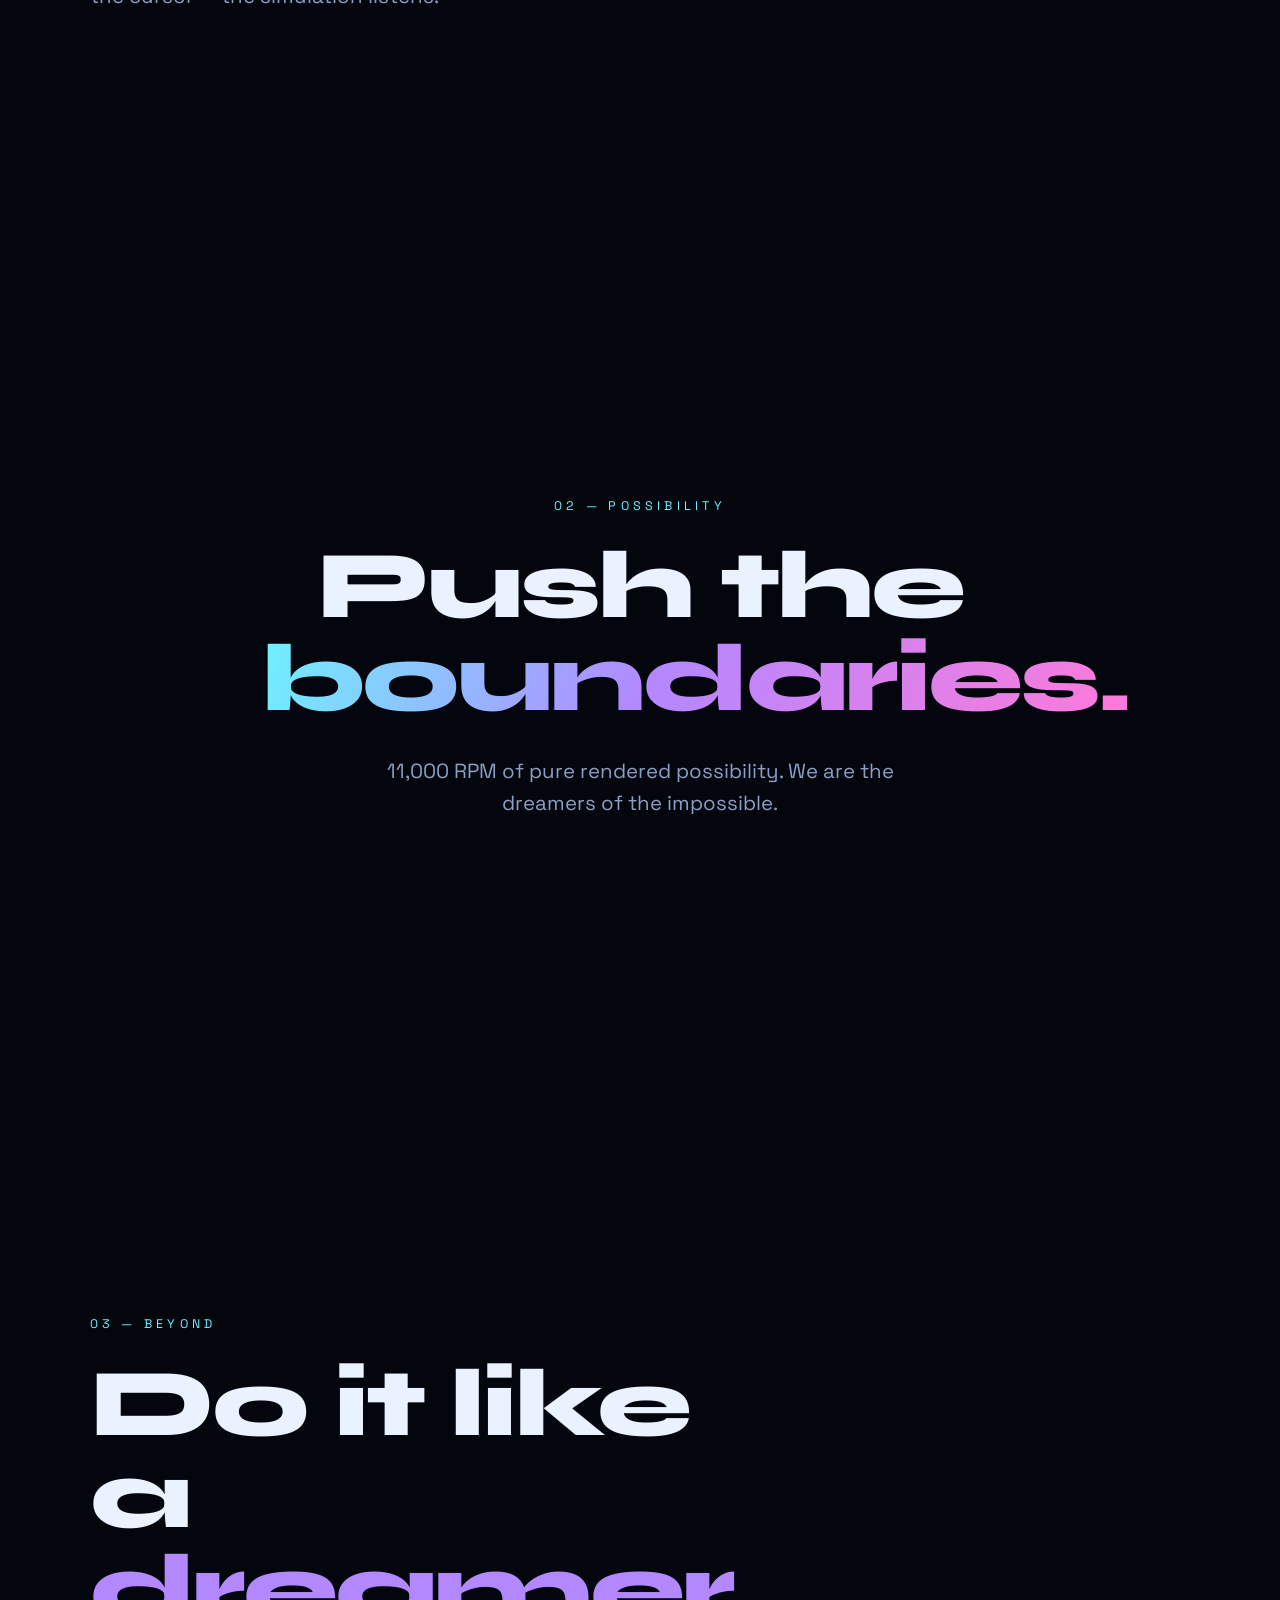
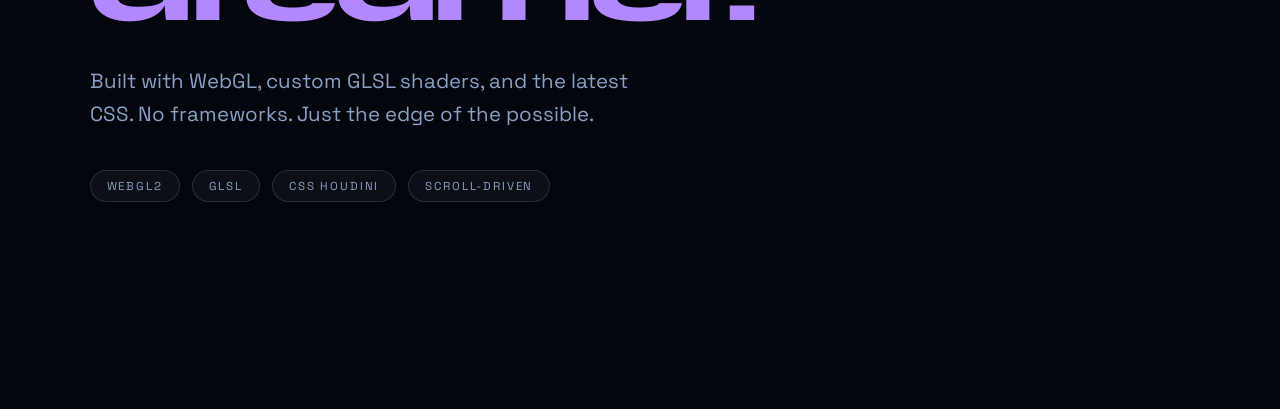
<file: tencent-hy3/index.html>
<!DOCTYPE html>
<html lang="en">
<head>
<meta charset="UTF-8" />
<meta name="viewport" content="width=device-width, initial-scale=1.0, viewport-fit=cover" />
<title>HY3 — Beyond the Boundaries</title>
<meta name="description" content="An immersive WebGL journey pushing the boundaries of what's possible in web design." />
<link rel="preconnect" href="https://fonts.googleapis.com" />
<link rel="preconnect" href="https://fonts.gstatic.com" crossorigin />
<link href="https://fonts.googleapis.com/css2?family=Space+Grotesk:wght@300;400;500;700&family=Syne:wght@600;700;800&display=swap" rel="stylesheet" />
<link rel="stylesheet" href="styles.css" />
</head>
<body>
  <!-- Boot / loading veil -->
  <div id="veil" class="veil">
    <div class="veil__core">
      <div class="veil__ring"></div>
      <div class="veil__num"><span id="veilPct">0</span><i>%</i></div>
      <div class="veil__label">CALIBRATING&nbsp;REALITY</div>
    </div>
  </div>

  <!-- WebGL canvas -->
  <canvas id="gl"></canvas>

  <!-- Grain / vignette overlay -->
  <div class="grain" aria-hidden="true"></div>
  <div class="vignette" aria-hidden="true"></div>

  <!-- Scroll progress -->
  <div class="progress" aria-hidden="true"><span id="progressBar"></span></div>

  <!-- Navigation -->
  <header class="nav">
    <div class="nav__brand">HY<i>3</i></div>
    <nav class="nav__links">
      <a href="#intro" data-i="0">Origin</a>
      <a href="#flow" data-i="1">Flow</a>
      <a href="#dream" data-i="2">Dream</a>
      <a href="#edge" data-i="3">Edge</a>
    </nav>
    <div class="nav__rpm"><span id="rpm">0</span><i>RPM</i></div>
  </header>

  <!-- Scroll content -->
  <main id="scroll">
    <section class="panel" id="intro" data-i="0">
      <div class="panel__inner">
        <p class="kicker">A WebGL Experience · 2026</p>
        <h1 class="title">
          <span class="line"><span>Believe</span></span>
          <span class="line"><span>in what you</span></span>
          <span class="line"><span class="accent">feel.</span></span>
        </h1>
        <p class="lede">Even the things we can't explain are heading for something. Follow your heart and do it like a dreamer.</p>
        <div class="scrollcue"><span></span>scroll to drift</div>
      </div>
    </section>

    <section class="panel" id="flow" data-i="1">
      <div class="panel__inner">
        <p class="kicker">01 — Momentum</p>
        <h2 class="title sm">I may be right,<br/>I may be <em>wrong.</em></h2>
        <p class="lede">A fluid field of light bends around your intent. Move the cursor — the simulation listens.</p>
      </div>
    </section>

    <section class="panel" id="dream" data-i="2">
      <div class="panel__inner center">
        <p class="kicker">02 — Possibility</p>
        <h2 class="title sm">Push the<br/><span class="accent">boundaries.</span></h2>
        <p class="lede">11,000 RPM of pure rendered possibility. We are the dreamers of the impossible.</p>
      </div>
    </section>

    <section class="panel" id="edge" data-i="3">
      <div class="panel__inner">
        <p class="kicker">03 — Beyond</p>
        <h2 class="title sm">Do it like<br/>a <em>dreamer.</em></h2>
        <p class="lede">Built with WebGL, custom GLSL shaders, and the latest CSS. No frameworks. Just the edge of the possible.</p>
        <div class="meta">
          <span>WebGL2</span><span>GLSL</span><span>CSS Houdini</span><span>Scroll-driven</span>
        </div>
      </div>
    </section>
  </main>

  <script src="app.js"></script>
</body>
</html>
</file>
<file: kimi-k3-test/css/style.css>
/* ═══════════════════════════════════════════════════════════════
   HEADING FOR SOMETHING — design system
   deep-space dream engine · oklch · @property · scroll-driven
   ═══════════════════════════════════════════════════════════════ */

@property --angle   { syntax: '<angle>';  initial-value: 0deg;   inherits: false; }
@property --glow    { syntax: '<number>'; initial-value: 0;      inherits: true;  }
@property --split-p { syntax: '<length-percentage>'; initial-value: 50%; inherits: true; }

:root {
  --ink:        oklch(96% 0.02 300);
  --ink-dim:    oklch(72% 0.03 300);
  --void:       oklch(12% 0.04 300);
  --cyan:       oklch(88% 0.16 215);
  --violet:     oklch(62% 0.27 310);
  --magenta:    oklch(68% 0.29 350);
  --gold:       oklch(85% 0.16 85);
  --font-disp:  'Unbounded', 'Arial Black', sans-serif;
  --font-serif: 'Instrument Serif', Georgia, serif;
  --font-body:  'Space Grotesk', 'Segoe UI', sans-serif;
  --pad: clamp(1.25rem, 4vw, 4rem);
  --ease-out: cubic-bezier(.16, 1, .3, 1);
}

*, *::before, *::after { box-sizing: border-box; margin: 0; padding: 0; }

html {
  scroll-behavior: smooth;
  -webkit-text-size-adjust: 100%;
}

html.fine-pointer, html.fine-pointer a, html.fine-pointer button { cursor: none; }

body {
  background: var(--void);
  color: var(--ink);
  font-family: var(--font-body);
  font-weight: 300;
  line-height: 1.6;
  overflow-x: hidden;
  min-height: 100svh;
}

::selection { background: var(--magenta); color: var(--void); }

:focus-visible { outline: 2px solid var(--cyan); outline-offset: 4px; border-radius: 2px; }

/* ── fixed layers ─────────────────────────────────────────── */

#gl {
  position: fixed; inset: 0;
  width: 100%; height: 100%;
  z-index: -2;
  display: block;
}

.grain {
  position: fixed; inset: -100%;
  z-index: 60;
  pointer-events: none;
  opacity: .07;
  background-image: url("data:image/svg+xml,%3Csvg xmlns='http://www.w3.org/2000/svg' width='300' height='300'%3E%3Cfilter id='n'%3E%3CfeTurbulence type='fractalNoise' baseFrequency='0.9' numOctaves='2'/%3E%3C/filter%3E%3Crect width='300' height='300' filter='url(%23n)'/%3E%3C/svg%3E");
  animation: grain-shift 0.9s steps(4) infinite;
}
@keyframes grain-shift {
  0% { transform: translate(0, 0); }
  25% { transform: translate(-2%, 3%); }
  50% { transform: translate(3%, -2%); }
  75% { transform: translate(-3%, -3%); }
  100% { transform: translate(2%, 2%); }
}

#trail { position: fixed; inset: 0; z-index: 59; pointer-events: none; }

#cursor, #cursorRing {
  position: fixed; top: 0; left: 0;
  z-index: 70;
  pointer-events: none;
  border-radius: 50%;
  transform: translate(-50%, -50%);
  display: none;
}
html.fine-pointer #cursor, html.fine-pointer #cursorRing { display: block; }

#cursor {
  width: 8px; height: 8px;
  background: var(--cyan);
  box-shadow: 0 0 12px var(--cyan), 0 0 30px color-mix(in oklch, var(--cyan) 60%, transparent);
  mix-blend-mode: screen;
}
#cursorRing {
  width: 38px; height: 38px;
  border: 1px solid color-mix(in oklch, var(--ink) 55%, transparent);
  transition: width .35s var(--ease-out), height .35s var(--ease-out),
              border-color .35s, background-color .35s;
}
#cursorRing.hovering {
  width: 72px; height: 72px;
  border-color: var(--magenta);
  background: color-mix(in oklch, var(--magenta) 12%, transparent);
}

#progress {
  position: fixed; top: 0; left: 0;
  width: 100%; height: 3px;
  z-index: 65;
  background: linear-gradient(90deg, var(--cyan), var(--violet), var(--magenta), var(--gold));
  transform-origin: 0 50%;
  transform: scaleX(0);
}

/* ── preloader ────────────────────────────────────────────── */

#loader {
  position: fixed; inset: 0;
  z-index: 100;
  display: grid; place-items: center;
  background: oklch(8% 0.03 300);
  clip-path: circle(150% at 50% 50%);
  transition: clip-path 1.1s var(--ease-out);
}
#loader.done { clip-path: circle(0% at 50% 50%); pointer-events: none; }

.loader-inner { text-align: center; }

.loader-tag {
  font-size: .7rem; letter-spacing: .5em;
  color: var(--ink-dim);
  margin-bottom: 1rem;
}
.loader-count {
  font-family: var(--font-disp);
  font-weight: 900;
  font-size: clamp(3rem, 10vw, 7rem);
  line-height: 1;
  background: linear-gradient(120deg, var(--cyan), var(--violet), var(--magenta));
  -webkit-background-clip: text; background-clip: text;
  -webkit-text-fill-color: transparent;
  font-variant-numeric: tabular-nums;
}
.loader-count em {
  display: block;
  font-family: var(--font-body); font-style: normal; font-weight: 300;
  font-size: .8rem; letter-spacing: .8em;
  -webkit-text-fill-color: var(--ink-dim);
  margin-top: .5rem;
}
.loader-barwrap {
  width: min(320px, 60vw); height: 2px;
  background: oklch(30% 0.05 300);
  margin: 1.5rem auto 1rem;
  overflow: hidden;
}
#loadBar {
  width: 100%; height: 100%;
  background: linear-gradient(90deg, var(--cyan), var(--magenta));
  transform-origin: 0 50%;
  transform: scaleX(0);
}
.loader-sub { font-size: .65rem; letter-spacing: .6em; color: var(--ink-dim); animation: pulse 1.2s ease-in-out infinite; }
@keyframes pulse { 50% { opacity: .35; } }

/* ── nav ──────────────────────────────────────────────────── */

.nav {
  position: fixed; top: 0; left: 0; right: 0;
  z-index: 64;
  display: flex; align-items: center; justify-content: space-between;
  padding: 1rem var(--pad);
  mix-blend-mode: difference;
}

.nav-logo {
  font-family: var(--font-disp); font-weight: 700;
  font-size: .95rem; letter-spacing: .12em;
  color: var(--ink); text-decoration: none;
}
.nav-logo span { color: var(--magenta); }

.nav-links { display: flex; gap: clamp(.8rem, 2.5vw, 2rem); }
.nav-links a {
  color: var(--ink); text-decoration: none;
  font-size: .68rem; letter-spacing: .3em; font-weight: 500;
  position: relative;
  padding: .3rem 0;
}
.nav-links a::after {
  content: ''; position: absolute; left: 0; bottom: 0;
  width: 100%; height: 1px;
  background: currentColor;
  transform: scaleX(0); transform-origin: 100% 50%;
  transition: transform .45s var(--ease-out);
}
.nav-links a:hover::after { transform: scaleX(1); transform-origin: 0 50%; }

.sound-btn {
  display: flex; align-items: center; gap: .6rem;
  background: none; border: 1px solid color-mix(in oklch, var(--ink) 30%, transparent);
  color: var(--ink);
  font-family: var(--font-body); font-size: .62rem; letter-spacing: .25em;
  padding: .45rem .8rem; border-radius: 999px;
}
.sound-bars { display: flex; align-items: flex-end; gap: 2px; height: 12px; }
.sound-bars i {
  width: 2px; height: 4px;
  background: var(--ink);
  transition: height .3s;
}
.sound-btn[aria-pressed="true"] .sound-bars i { animation: eq .8s ease-in-out infinite; }
.sound-btn[aria-pressed="true"] .sound-bars i:nth-child(2) { animation-delay: .15s; }
.sound-btn[aria-pressed="true"] .sound-bars i:nth-child(3) { animation-delay: .3s; }
.sound-btn[aria-pressed="true"] .sound-bars i:nth-child(4) { animation-delay: .45s; }
@keyframes eq { 50% { height: 12px; } }

/* ── RPM HUD ──────────────────────────────────────────────── */

#hud {
  position: fixed; right: 1.2rem; bottom: 1.2rem;
  z-index: 64;
  width: clamp(130px, 16vw, 190px);
  pointer-events: none;
  filter: drop-shadow(0 0 18px rgba(0,0,0,.55));
  transition: filter .4s;
}
#hud.redline { filter: drop-shadow(0 0 22px color-mix(in oklch, var(--magenta) 70%, transparent)); }

#gauge { width: 100%; display: block; overflow: visible; }
#gaugeArc {
  stroke-dasharray: 267;
  stroke-dashoffset: 267;
}
#ticks line { stroke: color-mix(in oklch, var(--ink) 35%, transparent); stroke-width: 1.5; }
#ticks line.red { stroke: var(--magenta); }
#ticks text { fill: var(--ink-dim); font-size: 9px; font-family: var(--font-body); }
#needle { transform-origin: 100px 115px; transform: rotate(-90deg); transition: transform .12s linear; }
.gauge-x1000 { fill: var(--ink-dim); font-size: 9px; letter-spacing: .2em; font-family: var(--font-body); }

.rpm-read {
  text-align: center;
  font-family: var(--font-disp); font-weight: 700;
  font-size: clamp(.95rem, 1.6vw, 1.25rem);
  font-variant-numeric: tabular-nums;
  margin-top: -.4rem;
}
.rpm-read em { font-style: normal; font-family: var(--font-body); font-weight: 300; font-size: .55rem; letter-spacing: .35em; color: var(--ink-dim); margin-left: .4em; }

/* ── layout / panels ──────────────────────────────────────── */

.wrap { position: relative; z-index: 1; }
html.redline .wrap { animation: shake .09s linear infinite; }
@keyframes shake {
  0% { transform: translate(0, 0); }
  25% { transform: translate(.7px, -.5px); }
  50% { transform: translate(-.6px, .6px); }
  75% { transform: translate(.5px, .4px); }
  100% { transform: translate(-.4px, -.6px); }
}

.panel {
  position: relative;
  min-height: 100svh;
  display: flex; flex-direction: column; justify-content: center;
  padding: clamp(6rem, 12vh, 9rem) var(--pad);
  scroll-margin-top: 4rem;
  max-width: 1400px;
  margin-inline: auto;
}

.ghost {
  position: absolute;
  right: -2vw; top: 8%;
  font-family: var(--font-disp); font-weight: 900;
  font-size: clamp(6rem, 22vw, 20rem);
  line-height: 1;
  color: transparent;
  -webkit-text-stroke: 1px oklch(100% 0 0 / .07);
  pointer-events: none;
  user-select: none;
  white-space: nowrap;
  z-index: -1;
}

/* ── type ─────────────────────────────────────────────────── */

.kicker, .eyebrow {
  font-size: .68rem; letter-spacing: .5em; font-weight: 500;
  color: var(--ink-dim);
  margin-bottom: 1.6rem;
}
.eyebrow { color: var(--cyan); }

.hero-title {
  font-family: var(--font-disp);
  font-weight: 900;
  font-size: clamp(3rem, 11.5vw, 10.5rem);
  line-height: .92;
  letter-spacing: -.01em;
  text-transform: uppercase;
}
.hero-title .line { display: block; overflow: hidden; }
.hero-title .thin { font-weight: 200; -webkit-text-stroke: 1px oklch(100% 0 0 / .5); color: transparent; }
.hero-title .serif {
  font-family: var(--font-serif); font-style: italic; font-weight: 400;
  text-transform: lowercase;
  font-size: .92em;
  background: linear-gradient(100deg, var(--cyan) 0%, var(--violet) 45%, var(--magenta) 80%, var(--gold) 110%);
  background-size: 220% 100%;
  -webkit-background-clip: text; background-clip: text;
  -webkit-text-fill-color: transparent;
  animation: gradient-drift 7s ease-in-out infinite alternate;
}
@keyframes gradient-drift { to { background-position: 100% 0; } }

.section-title {
  font-family: var(--font-disp);
  font-weight: 700;
  font-size: clamp(1.7rem, 4.6vw, 3.9rem);
  line-height: 1.08;
  text-wrap: balance;
  max-width: 20ch;
  margin-bottom: 1.4rem;
}
.section-title.huge { font-size: clamp(2.6rem, 8vw, 7rem); max-width: none; }

.section-title .w, .hero-title .w { display: inline-block; overflow: hidden; vertical-align: bottom; }
.section-title .c, .hero-title .c {
  display: inline-block;
  transform: translateY(115%) rotate(6deg);
  transition: transform .9s var(--ease-out);
  transition-delay: calc(var(--i) * 28ms);
}
.in-view .c { transform: translateY(0) rotate(0deg); }

.lede {
  max-width: 52ch;
  color: var(--ink-dim);
  font-size: clamp(1rem, 1.4vw, 1.2rem);
  margin-bottom: 3rem;
  text-wrap: pretty;
}
.lede em, .dual-note em, .mystery-note em { font-family: var(--font-serif); font-style: italic; color: var(--gold); }

/* reveal */
[data-reveal] {
  opacity: 0;
  transform: translateY(42px);
  filter: blur(6px);
  transition: opacity 1s var(--ease-out), transform 1s var(--ease-out), filter 1s var(--ease-out);
  transition-delay: var(--d, 0ms);
}
.in-view[data-reveal], .in-view [data-reveal] { opacity: 1; transform: none; filter: none; }

/* ── hero extras ──────────────────────────────────────────── */

.hero-sub { margin-top: 2rem; color: var(--ink-dim); font-size: clamp(1rem, 1.5vw, 1.25rem); }

.hero-cta { display: flex; flex-wrap: wrap; gap: 1rem; margin-top: 2.6rem; }

.btn {
  --angle: 0deg;
  position: relative;
  display: inline-flex; align-items: center; justify-content: center;
  padding: 1.05rem 2.2rem;
  font-family: var(--font-body); font-weight: 500;
  font-size: .72rem; letter-spacing: .32em;
  color: var(--void); text-decoration: none;
  background: conic-gradient(from var(--angle), var(--cyan), var(--violet), var(--magenta), var(--gold), var(--cyan));
  border: none; border-radius: 999px;
  animation: spin-angle 4s linear infinite;
  transition: transform .3s var(--ease-out), box-shadow .3s;
  will-change: transform;
}
@property --angle { syntax: '<angle>'; initial-value: 0deg; inherits: false; }
@keyframes spin-angle { to { --angle: 360deg; } }
.btn:hover { box-shadow: 0 0 34px color-mix(in oklch, var(--violet) 55%, transparent); }
.btn span { position: relative; z-index: 1; mix-blend-mode: multiply; font-weight: 600; }
.btn.ghostbtn {
  background: transparent;
  color: var(--ink);
  border: 1px solid color-mix(in oklch, var(--ink) 35%, transparent);
  animation: none;
}
.btn.ghostbtn span { mix-blend-mode: normal; }
.btn.ghostbtn:hover { border-color: var(--cyan); box-shadow: 0 0 24px color-mix(in oklch, var(--cyan) 30%, transparent); }
.btn.big { font-size: .85rem; padding: 1.3rem 3rem; margin-top: 2.4rem; }

.hero-stats {
  display: flex; flex-wrap: wrap; gap: clamp(1.5rem, 5vw, 4rem);
  margin-top: clamp(2.5rem, 6vh, 5rem);
}
.hero-stats div { display: flex; flex-direction: column; }
.hero-stats b {
  font-family: var(--font-disp); font-weight: 700;
  font-size: clamp(1.4rem, 3vw, 2.2rem);
  background: linear-gradient(120deg, var(--ink), var(--cyan));
  -webkit-background-clip: text; background-clip: text;
  -webkit-text-fill-color: transparent;
}
.hero-stats i { font-style: normal; font-size: .6rem; letter-spacing: .4em; color: var(--ink-dim); margin-top: .3rem; }

.scroll-cue {
  position: absolute; left: 50%; bottom: 2rem;
  width: 1px; height: 64px;
  background: oklch(100% 0 0 / .15);
  overflow: hidden;
}
.scroll-cue span {
  position: absolute; left: 0; top: -40%;
  width: 100%; height: 40%;
  background: linear-gradient(var(--cyan), transparent);
  animation: cue 1.8s var(--ease-out) infinite;
}
@keyframes cue { to { top: 110%; } }

/* ── marquee ──────────────────────────────────────────────── */

.marquee {
  position: relative;
  overflow: hidden;
  padding: 2.2rem 0;
  border-top: 1px solid oklch(100% 0 0 / .08);
  border-bottom: 1px solid oklch(100% 0 0 / .08);
  background: oklch(10% 0.04 300 / .35);
  backdrop-filter: blur(8px);
  -webkit-backdrop-filter: blur(8px);
}
.marquee-track {
  display: flex; white-space: nowrap;
  font-family: var(--font-disp); font-weight: 500;
  font-size: clamp(1.3rem, 3.4vw, 2.6rem);
  letter-spacing: .06em;
  will-change: transform;
  width: max-content;
}
.marquee-track span { padding-right: 1rem; }
.marquee-track b {
  background: linear-gradient(120deg, var(--cyan), var(--magenta));
  -webkit-background-clip: text; background-clip: text;
  -webkit-text-fill-color: transparent;
  font-weight: 400;
}

/* ── believe cards ────────────────────────────────────────── */

.cards {
  display: grid;
  grid-template-columns: repeat(auto-fit, minmax(min(260px, 100%), 1fr));
  gap: 1.2rem;
  max-width: 1200px;
}
.card {
  position: relative;
  padding: 2.2rem 1.8rem 2rem;
  border-radius: 1.2rem;
  background: linear-gradient(160deg, oklch(100% 0 0 / .07), oklch(100% 0 0 / .02));
  border: 1px solid oklch(100% 0 0 / .1);
  backdrop-filter: blur(14px);
  -webkit-backdrop-filter: blur(14px);
  transform-style: preserve-3d;
  transition: border-color .4s;
  overflow: hidden;
}
.card::before {
  content: '';
  position: absolute; inset: 0;
  background: radial-gradient(420px circle at var(--mx, 50%) var(--my, 50%), oklch(80% 0.2 330 / .16), transparent 65%);
  opacity: 0;
  transition: opacity .4s;
  pointer-events: none;
}
.card:hover::before { opacity: 1; }
.card:hover { border-color: oklch(80% 0.15 330 / .4); }
.card-num {
  font-family: var(--font-serif); font-style: italic;
  font-size: 2.4rem;
  color: var(--gold);
  margin-bottom: 1rem;
  transform: translateZ(40px);
}
.card h3 {
  font-family: var(--font-disp); font-weight: 700;
  font-size: 1.05rem; letter-spacing: .14em;
  margin-bottom: .8rem;
  transform: translateZ(30px);
}
.card p { color: var(--ink-dim); font-size: .95rem; transform: translateZ(20px); }

/* ── duality ──────────────────────────────────────────────── */

.dual-stage {
  --split-p: 50%;
  position: relative;
  height: clamp(320px, 52vh, 480px);
  max-width: 1100px;
  border-radius: 1.4rem;
  overflow: hidden;
  border: 1px solid oklch(100% 0 0 / .12);
  touch-action: none;
  user-select: none;
}
.dual-layer {
  position: absolute; inset: 0;
  display: flex; align-items: center;
  padding: clamp(1.5rem, 5vw, 4rem);
}
.dual-right {
  justify-content: flex-end;
  text-align: right;
  background:
    radial-gradient(120% 160% at 85% 20%, oklch(55% 0.19 250 / .55), transparent 60%),
    linear-gradient(200deg, oklch(25% 0.09 260), oklch(12% 0.05 280));
}
.dual-left {
  background:
    radial-gradient(120% 160% at 15% 80%, oklch(65% 0.22 60 / .5), transparent 60%),
    linear-gradient(160deg, oklch(32% 0.12 60), oklch(14% 0.06 40));
  clip-path: inset(0 calc(100% - var(--split-p)) 0 0);
}
.dual-content h3 {
  font-family: var(--font-disp); font-weight: 800;
  font-size: clamp(1.5rem, 4vw, 3.2rem);
  line-height: 1.05;
}
.dual-content h3 em { font-family: var(--font-serif); font-style: italic; font-weight: 400; }
.dual-left h3 em { color: var(--gold); }
.dual-right h3 em { color: var(--cyan); }
.dual-content p { margin-top: .9rem; max-width: 30ch; color: oklch(92% 0.02 300 / .85); font-size: .95rem; }
.dual-right .dual-content p { margin-left: auto; }

.dual-handle {
  position: absolute; top: 0; bottom: 0;
  left: var(--split-p);
  width: 2px;
  background: linear-gradient(var(--cyan), var(--magenta));
  transform: translateX(-50%);
  pointer-events: none;
}
.dual-handle span {
  position: absolute; top: 50%; left: 50%;
  transform: translate(-50%, -50%);
  background: oklch(14% 0.04 300);
  border: 1px solid oklch(100% 0 0 / .3);
  border-radius: 999px;
  padding: .5rem .9rem;
  font-size: .6rem; letter-spacing: .3em;
  white-space: nowrap;
  backdrop-filter: blur(6px);
}
#dualRange {
  position: absolute; inset: 0;
  width: 100%; height: 100%;
  opacity: 0;
  cursor: ew-resize;
  -webkit-appearance: none; appearance: none;
  background: transparent;
}
.dual-note { margin-top: 1.8rem; color: var(--ink-dim); }

/* ── mystery ──────────────────────────────────────────────── */

.mystery-list { list-style: none; max-width: 760px; }
.mystery-list li { border-bottom: 1px solid oklch(100% 0 0 / .1); }
.mystery-list li:first-child { border-top: 1px solid oklch(100% 0 0 / .1); }
.scramble {
  display: block; width: 100%;
  background: none; border: none;
  color: var(--ink);
  font-family: var(--font-body); font-weight: 300;
  font-size: clamp(1.15rem, 2.6vw, 1.9rem);
  text-align: left;
  padding: 1.3rem .2rem;
  letter-spacing: .02em;
  transition: color .3s, padding-left .45s var(--ease-out);
  font-variant-numeric: tabular-nums;
}
.scramble:hover { color: var(--cyan); padding-left: 1.2rem; }
.scramble::before {
  content: '✦';
  margin-right: .9rem;
  color: var(--magenta);
  font-size: .7em;
  vertical-align: middle;
}
.mystery-note { margin-top: 2.2rem; color: var(--ink-dim); max-width: 46ch; }

/* ── horizontal momentum ──────────────────────────────────── */

.hscroll-outer { position: relative; }
.hscroll-sticky {
  position: sticky; top: 0;
  height: 100svh;
  overflow: hidden;
  display: flex; flex-direction: column; justify-content: center;
}
.hscroll-head { padding: 0 var(--pad); margin-bottom: 2.5rem; }
.hscroll-head .section-title { margin-bottom: .6rem; }
.hscroll-hint { font-size: .62rem; letter-spacing: .4em; color: var(--ink-dim); }

.htrack {
  display: flex; gap: clamp(1rem, 2.5vw, 2rem);
  padding: 0 var(--pad);
  will-change: transform;
  width: max-content;
}
.hcard {
  position: relative;
  width: clamp(300px, 38vw, 480px);
  min-height: clamp(320px, 46vh, 420px);
  padding: 2.4rem 2rem;
  border-radius: 1.4rem;
  background: linear-gradient(170deg, oklch(100% 0 0 / .06), oklch(100% 0 0 / .015));
  border: 1px solid oklch(100% 0 0 / .12);
  backdrop-filter: blur(12px);
  -webkit-backdrop-filter: blur(12px);
  display: flex; flex-direction: column; justify-content: flex-end;
  overflow: hidden;
  flex-shrink: 0;
}
.hcard::after {
  content: '';
  position: absolute; inset: 0;
  background: radial-gradient(600px circle at 50% -20%, oklch(70% 0.22 320 / .18), transparent 60%);
  pointer-events: none;
}
.hcard-index {
  position: absolute; top: 1.2rem; right: 1.4rem;
  font-family: var(--font-disp); font-weight: 900;
  font-size: clamp(3.4rem, 7vw, 5.5rem);
  color: transparent;
  -webkit-text-stroke: 1px oklch(100% 0 0 / .22);
}
.hcard h3 {
  font-family: var(--font-disp); font-weight: 700;
  font-size: clamp(1.3rem, 2.4vw, 1.9rem);
  letter-spacing: .1em;
  margin-bottom: .9rem;
}
.hcard p { color: var(--ink-dim); max-width: 34ch; }
.hcard-final {
  background: linear-gradient(160deg, oklch(65% 0.25 350 / .25), oklch(50% 0.2 20 / .12));
  border-color: oklch(75% 0.2 350 / .35);
}

/* ── heart ────────────────────────────────────────────────── */

#heart { align-items: center; text-align: center; overflow: hidden; }
#heartCanvas {
  position: absolute; inset: 0;
  width: 100%; height: 100%;
  z-index: 0;
  pointer-events: none;
}
.heart-content { position: relative; z-index: 1; display: flex; flex-direction: column; align-items: center; }
.serif-line {
  font-family: var(--font-serif); font-style: italic;
  font-size: clamp(1.5rem, 3.6vw, 2.8rem);
  color: var(--gold);
  margin-top: .4rem;
}
.heart-note { margin-top: 2.6rem; font-size: .78rem; letter-spacing: .12em; color: var(--ink-dim); }

/* ── footer ───────────────────────────────────────────────── */

.footer {
  padding: clamp(3rem, 8vh, 6rem) var(--pad) 3rem;
  border-top: 1px solid oklch(100% 0 0 / .1);
  max-width: 1400px; margin-inline: auto;
}
.footer-top {
  display: flex; flex-wrap: wrap; gap: 1.5rem;
  align-items: center; justify-content: space-between;
  margin-bottom: 2.6rem;
}
.footer-brand { font-family: var(--font-disp); font-weight: 700; font-size: 1rem; letter-spacing: .08em; }
.footer-brand span { font-family: var(--font-body); font-weight: 300; color: var(--ink-dim); font-size: .8rem; letter-spacing: .2em; }

.tech-chips { list-style: none; display: flex; flex-wrap: wrap; gap: .6rem; margin-bottom: 2.6rem; }
.tech-chips li {
  font-size: .62rem; letter-spacing: .22em;
  padding: .5rem .95rem;
  border: 1px solid oklch(100% 0 0 / .14);
  border-radius: 999px;
  color: var(--ink-dim);
  transition: color .3s, border-color .3s;
}
.tech-chips li:hover { color: var(--cyan); border-color: var(--cyan); }
.footer-fine { font-size: .68rem; letter-spacing: .2em; color: oklch(55% 0.03 300); line-height: 2; }

.noscript {
  position: fixed; inset: 0; z-index: 200;
  display: grid; place-items: center;
  background: var(--void); color: var(--ink);
  font-size: 1.1rem; text-align: center; padding: 2rem;
}

/* ── pure CSS scroll-driven flourish (progressive) ────────── */

@supports (animation-timeline: view()) {
  @media (prefers-reduced-motion: no-preference) {
    .hcard {
      animation: card-in both linear;
      animation-timeline: view(inline);
      animation-range: entry 0% cover 45%;
    }
    @keyframes card-in {
      from { opacity: .15; transform: translateX(60px) rotate(2deg) scale(.94); }
      to   { opacity: 1;   transform: none; }
    }
  }
}

/* ── responsive ───────────────────────────────────────────── */

@media (max-width: 760px) {
  .nav-links { display: none; }
  #hud { width: 108px; right: .7rem; bottom: .7rem; }
  .dual-content p { font-size: .82rem; }
  .hero-cta .btn { width: 100%; }
  .ghost { font-size: 34vw; top: 4%; }
}

/* ── reduced motion ───────────────────────────────────────── */

@media (prefers-reduced-motion: reduce) {
  html { scroll-behavior: auto; }
  *, *::before, *::after {
    animation-duration: .001s !important;
    animation-iteration-count: 1 !important;
    transition-duration: .001s !important;
  }
  [data-reveal] { opacity: 1; transform: none; filter: none; }
  .section-title .c, .hero-title .c { transform: none; }
  .grain { display: none; }
  html.redline .wrap { animation: none; }
}
</file>
<file: tencent-hy3/styles.css>
/* ============================================================
   HY3 — Beyond the Boundaries
   Immersive single-page WebGL experience styling
   ============================================================ */

:root {
  --bg: #04060d;
  --ink: #eaf2ff;
  --muted: #8aa0c4;
  --accent: #6df3ff;
  --accent2: #b388ff;
  --accent3: #ff7ad9;
  --glass: rgba(255, 255, 255, 0.04);
  --glass-brd: rgba(255, 255, 255, 0.12);
  --ease: cubic-bezier(0.16, 1, 0.3, 1);
}

* { margin: 0; padding: 0; box-sizing: border-box; }

html { scroll-behavior: smooth; }

body {
  background: var(--bg);
  color: var(--ink);
  font-family: "Space Grotesk", system-ui, sans-serif;
  overflow-x: hidden;
  -webkit-font-smoothing: antialiased;
  text-rendering: optimizeLegibility;
  cursor: none;
}

/* ---------- WebGL canvas ---------- */
#gl {
  position: fixed;
  inset: 0;
  width: 100vw;
  height: 100vh;
  display: block;
  z-index: 0;
}

/* ---------- Grain + vignette ---------- */
.grain {
  position: fixed;
  inset: -50%;
  z-index: 5;
  pointer-events: none;
  opacity: 0.06;
  background-image: url("data:image/svg+xml,%3Csvg xmlns='http://www.w3.org/2000/svg' width='160' height='160'%3E%3Cfilter id='n'%3E%3CfeTurbulence type='fractalNoise' baseFrequency='0.9' numOctaves='3' stitchTiles='stitch'/%3E%3C/filter%3E%3Crect width='100%25' height='100%25' filter='url(%23n)'/%3E%3C/svg%3E");
  animation: grain 0.6s steps(2) infinite;
  mix-blend-mode: overlay;
}
@keyframes grain {
  0% { transform: translate(0, 0); }
  50% { transform: translate(-3%, 2%); }
  100% { transform: translate(2%, -3%); }
}
.vignette {
  position: fixed;
  inset: 0;
  z-index: 4;
  pointer-events: none;
  background: radial-gradient(120% 120% at 50% 40%, transparent 55%, rgba(0,0,0,0.55) 100%);
}

/* ---------- Boot veil ---------- */
.veil {
  position: fixed;
  inset: 0;
  z-index: 50;
  display: grid;
  place-items: center;
  background: radial-gradient(circle at 50% 50%, #0a1020, #02030a 70%);
  transition: opacity 1.1s var(--ease), visibility 1.1s;
}
.veil.gone { opacity: 0; visibility: hidden; }
.veil__core { position: relative; text-align: center; }
.veil__ring {
  width: 120px; height: 120px;
  margin: 0 auto 22px;
  border-radius: 50%;
  border: 1px solid rgba(109,243,255,0.25);
  border-top-color: var(--accent);
  border-right-color: var(--accent2);
  animation: spin 1.1s linear infinite;
  box-shadow: 0 0 40px rgba(109,243,255,0.25), inset 0 0 30px rgba(179,136,255,0.15);
}
@keyframes spin { to { transform: rotate(360deg); } }
.veil__num {
  font-family: "Syne", sans-serif;
  font-size: 3.4rem;
  font-weight: 800;
  letter-spacing: -0.02em;
  background: linear-gradient(120deg, var(--accent), var(--accent2), var(--accent3));
  -webkit-background-clip: text;
  background-clip: text;
  color: transparent;
}
.veil__num i { font-size: 1.1rem; font-style: normal; color: var(--muted); -webkit-text-fill-color: var(--muted); }
.veil__label {
  margin-top: 10px;
  font-size: 0.72rem;
  letter-spacing: 0.42em;
  color: var(--muted);
  text-transform: uppercase;
}

/* ---------- Navigation ---------- */
.nav {
  position: fixed;
  top: 0; left: 0; right: 0;
  z-index: 20;
  display: flex;
  align-items: center;
  justify-content: space-between;
  padding: 22px clamp(20px, 4vw, 56px);
  mix-blend-mode: difference;
}
.nav__brand {
  font-family: "Syne", sans-serif;
  font-weight: 800;
  font-size: 1.4rem;
  letter-spacing: 0.04em;
}
.nav__brand i { font-style: normal; color: var(--accent); }
.nav__links { display: flex; gap: clamp(14px, 2.4vw, 38px); }
.nav__links a {
  color: var(--ink);
  text-decoration: none;
  font-size: 0.82rem;
  letter-spacing: 0.12em;
  text-transform: uppercase;
  opacity: 0.7;
  position: relative;
  transition: opacity 0.4s var(--ease);
}
.nav__links a::after {
  content: "";
  position: absolute;
  left: 0; bottom: -6px;
  width: 100%; height: 1px;
  background: var(--accent);
  transform: scaleX(0);
  transform-origin: left;
  transition: transform 0.5s var(--ease);
}
.nav__links a:hover, .nav__links a.active { opacity: 1; }
.nav__links a.active::after { transform: scaleX(1); }
.nav__rpm {
  font-family: "Syne", sans-serif;
  font-weight: 700;
  font-size: 1.05rem;
  display: flex;
  align-items: baseline;
  gap: 5px;
}
.nav__rpm i { font-style: normal; font-size: 0.62rem; letter-spacing: 0.2em; color: var(--muted); }

/* ---------- Scroll progress ---------- */
.progress {
  position: fixed;
  top: 0; left: 0; right: 0;
  height: 2px;
  z-index: 21;
  background: rgba(255,255,255,0.06);
}
.progress span {
  display: block;
  height: 100%;
  width: 0%;
  background: linear-gradient(90deg, var(--accent), var(--accent2), var(--accent3));
  box-shadow: 0 0 12px var(--accent);
}

/* ---------- Scroll panels ---------- */
#scroll { position: relative; z-index: 10; }
.panel {
  min-height: 100vh;
  display: flex;
  align-items: center;
  padding: 0 clamp(20px, 7vw, 120px);
}
.panel__inner { max-width: 760px; }
.panel__inner.center { margin: 0 auto; text-align: center; }

.kicker {
  font-size: 0.78rem;
  letter-spacing: 0.34em;
  text-transform: uppercase;
  color: var(--accent);
  margin-bottom: 26px;
  opacity: 0;
  transform: translateY(20px);
  animation: rise 1s var(--ease) forwards;
}

.title {
  font-family: "Syne", sans-serif;
  font-weight: 800;
  line-height: 0.96;
  letter-spacing: -0.03em;
  font-size: clamp(3rem, 11vw, 9rem);
}
.title.sm { font-size: clamp(2.4rem, 8vw, 6rem); }
.title .line { display: block; overflow: hidden; }
.title .line > span {
  display: block;
  transform: translateY(110%);
  animation: lineUp 1.1s var(--ease) forwards;
}
.title .line:nth-child(1) > span { animation-delay: 0.15s; }
.title .line:nth-child(2) > span { animation-delay: 0.28s; }
.title .line:nth-child(3) > span { animation-delay: 0.41s; }
.title .accent {
  background: linear-gradient(110deg, var(--accent), var(--accent2) 45%, var(--accent3));
  -webkit-background-clip: text;
  background-clip: text;
  color: transparent;
}
.title em { font-style: normal; color: var(--accent2); }

.lede {
  margin-top: 30px;
  font-size: clamp(1rem, 1.6vw, 1.35rem);
  line-height: 1.6;
  color: var(--muted);
  max-width: 540px;
  opacity: 0;
  transform: translateY(20px);
  animation: rise 1s var(--ease) 0.6s forwards;
}
.panel__inner.center .lede { margin-left: auto; margin-right: auto; }

.scrollcue {
  margin-top: 54px;
  display: flex;
  align-items: center;
  gap: 14px;
  font-size: 0.72rem;
  letter-spacing: 0.3em;
  text-transform: uppercase;
  color: var(--muted);
  opacity: 0;
  animation: rise 1s var(--ease) 0.9s forwards;
}
.scrollcue span {
  width: 26px; height: 42px;
  border: 1px solid var(--glass-brd);
  border-radius: 14px;
  position: relative;
}
.scrollcue span::after {
  content: "";
  position: absolute;
  top: 8px; left: 50%;
  width: 3px; height: 8px;
  border-radius: 3px;
  background: var(--accent);
  transform: translateX(-50%);
  animation: wheel 1.6s var(--ease) infinite;
}
@keyframes wheel { 0%{opacity:0;transform:translate(-50%,0)} 30%{opacity:1} 100%{opacity:0;transform:translate(-50%,16px)} }

.meta {
  margin-top: 40px;
  display: flex;
  flex-wrap: wrap;
  gap: 12px;
  opacity: 0;
  animation: rise 1s var(--ease) 0.8s forwards;
}
.meta span {
  padding: 8px 16px;
  border: 1px solid var(--glass-brd);
  border-radius: 100px;
  font-size: 0.72rem;
  letter-spacing: 0.16em;
  text-transform: uppercase;
  color: var(--muted);
  background: var(--glass);
  backdrop-filter: blur(8px);
}

/* ---------- Custom cursor ---------- */
.cursor {
  position: fixed;
  top: 0; left: 0;
  width: 26px; height: 26px;
  border: 1px solid var(--accent);
  border-radius: 50%;
  z-index: 60;
  pointer-events: none;
  transform: translate(-50%, -50%);
  mix-blend-mode: difference;
  transition: width 0.3s var(--ease), height 0.3s var(--ease), background 0.3s;
}
.cursor.dot { width: 6px; height: 6px; background: var(--accent); }

/* ---------- Animations ---------- */
@keyframes rise { to { opacity: 1; transform: translateY(0); } }
@keyframes lineUp { to { transform: translateY(0); } }

/* ---------- Reduced motion ---------- */
@media (prefers-reduced-motion: reduce) {
  .grain, .veil__ring, .scrollcue span::after { animation: none; }
  .title .line > span, .kicker, .lede, .meta, .scrollcue { animation: none; opacity: 1; transform: none; }
}

@media (max-width: 640px) {
  .nav__links { display: none; }
  body { cursor: auto; }
  .cursor { display: none; }
}
</file>
